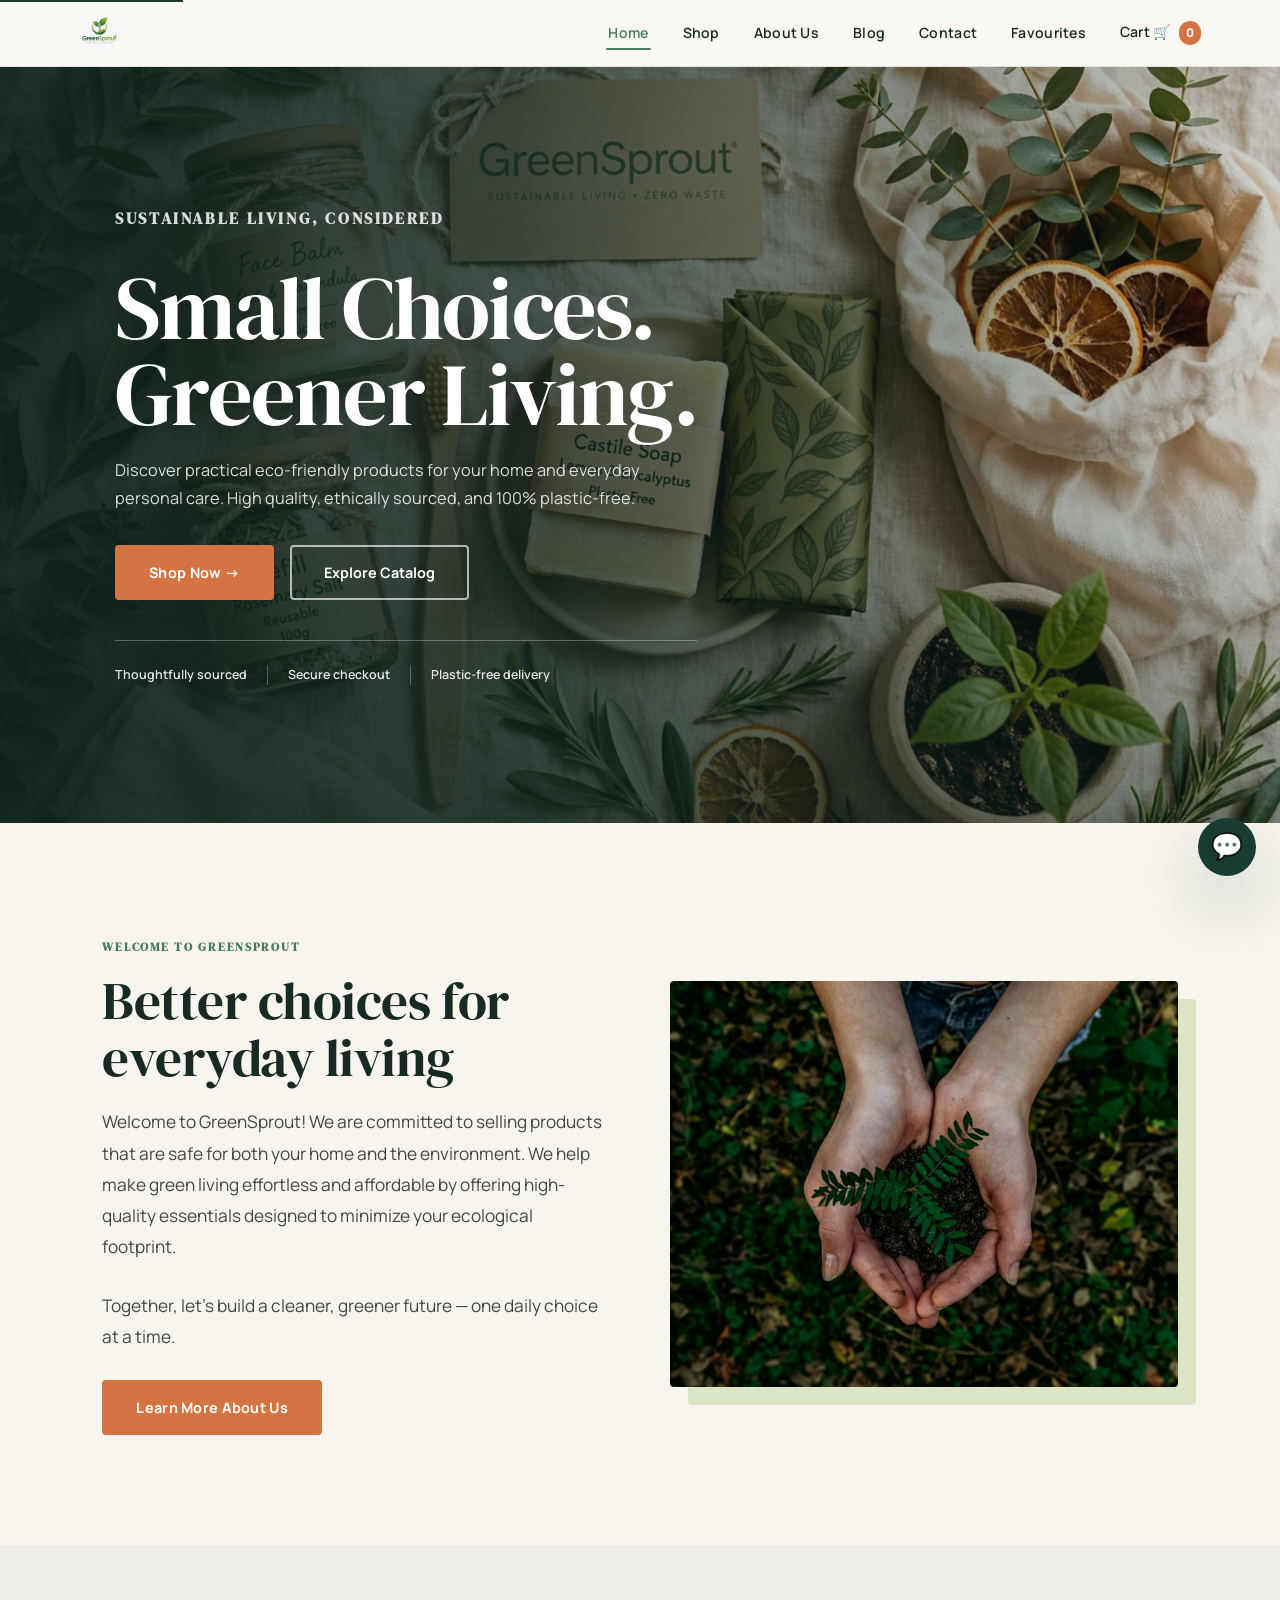
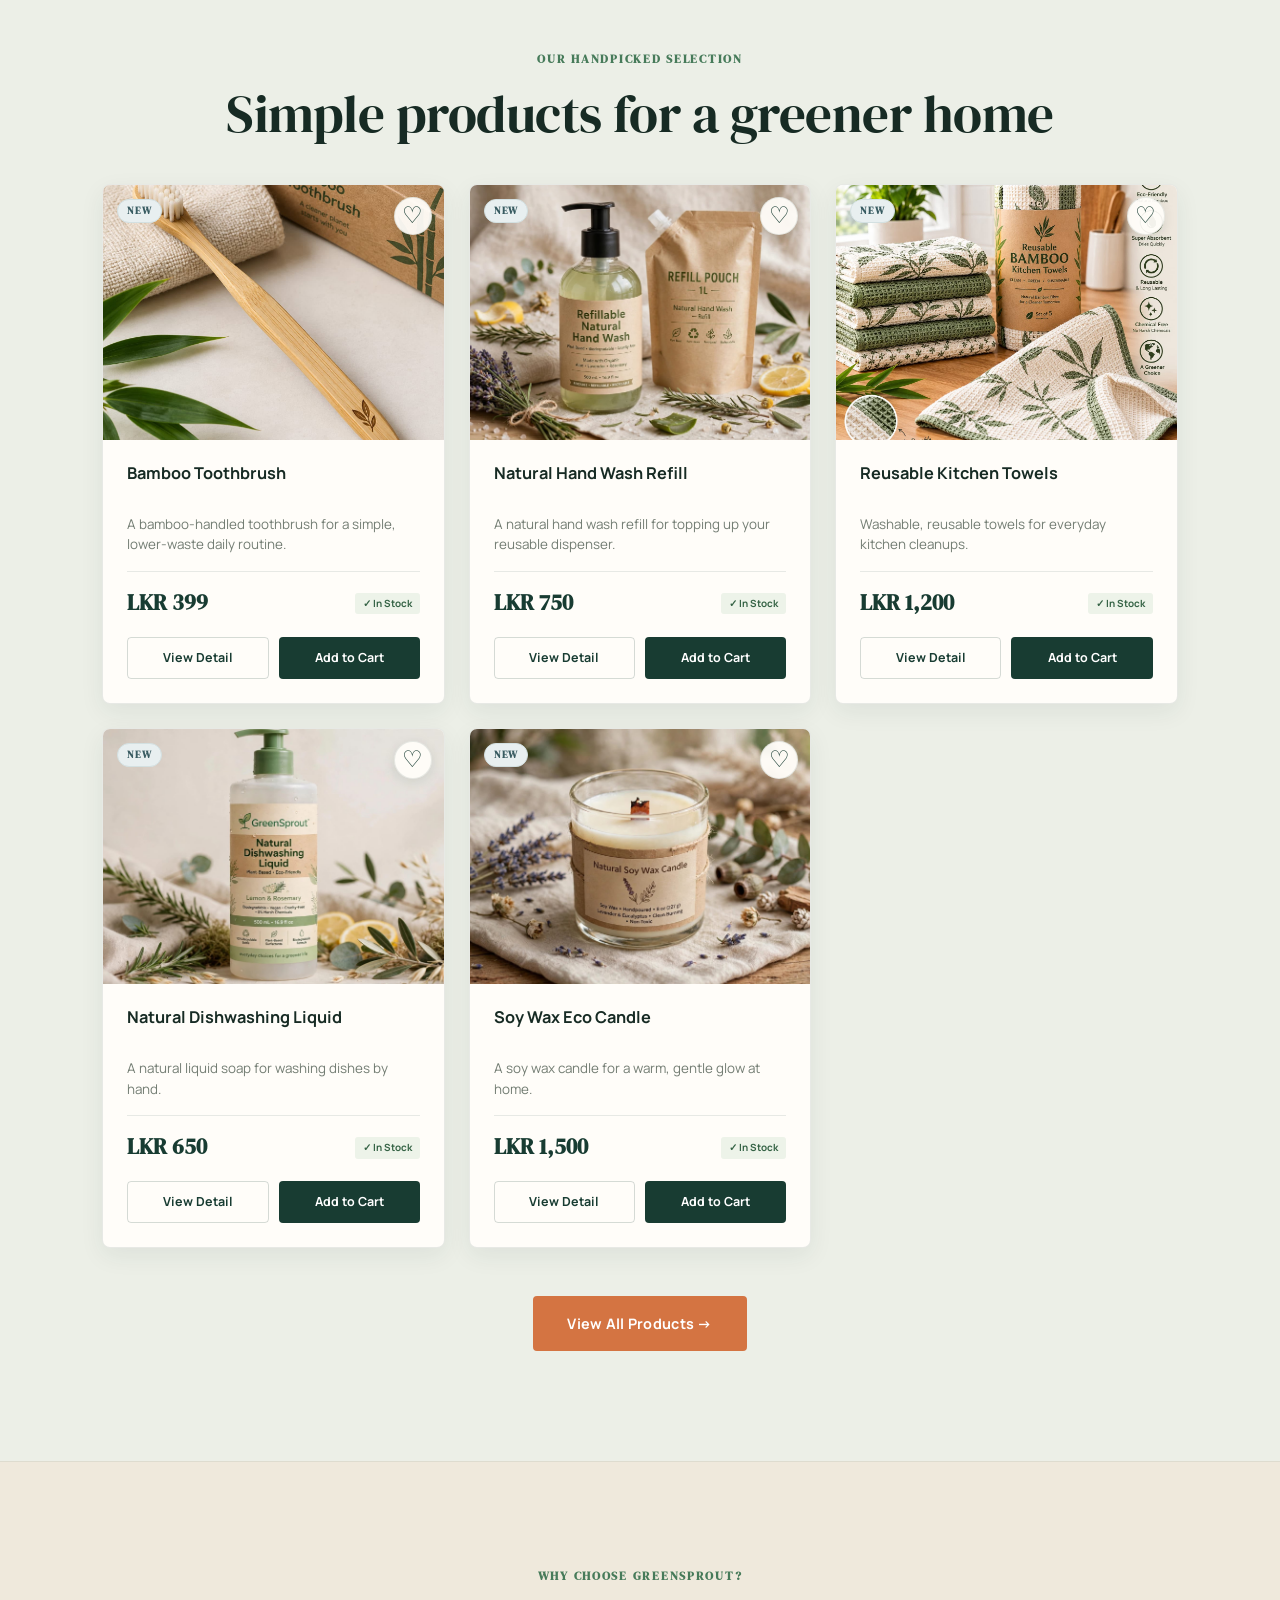
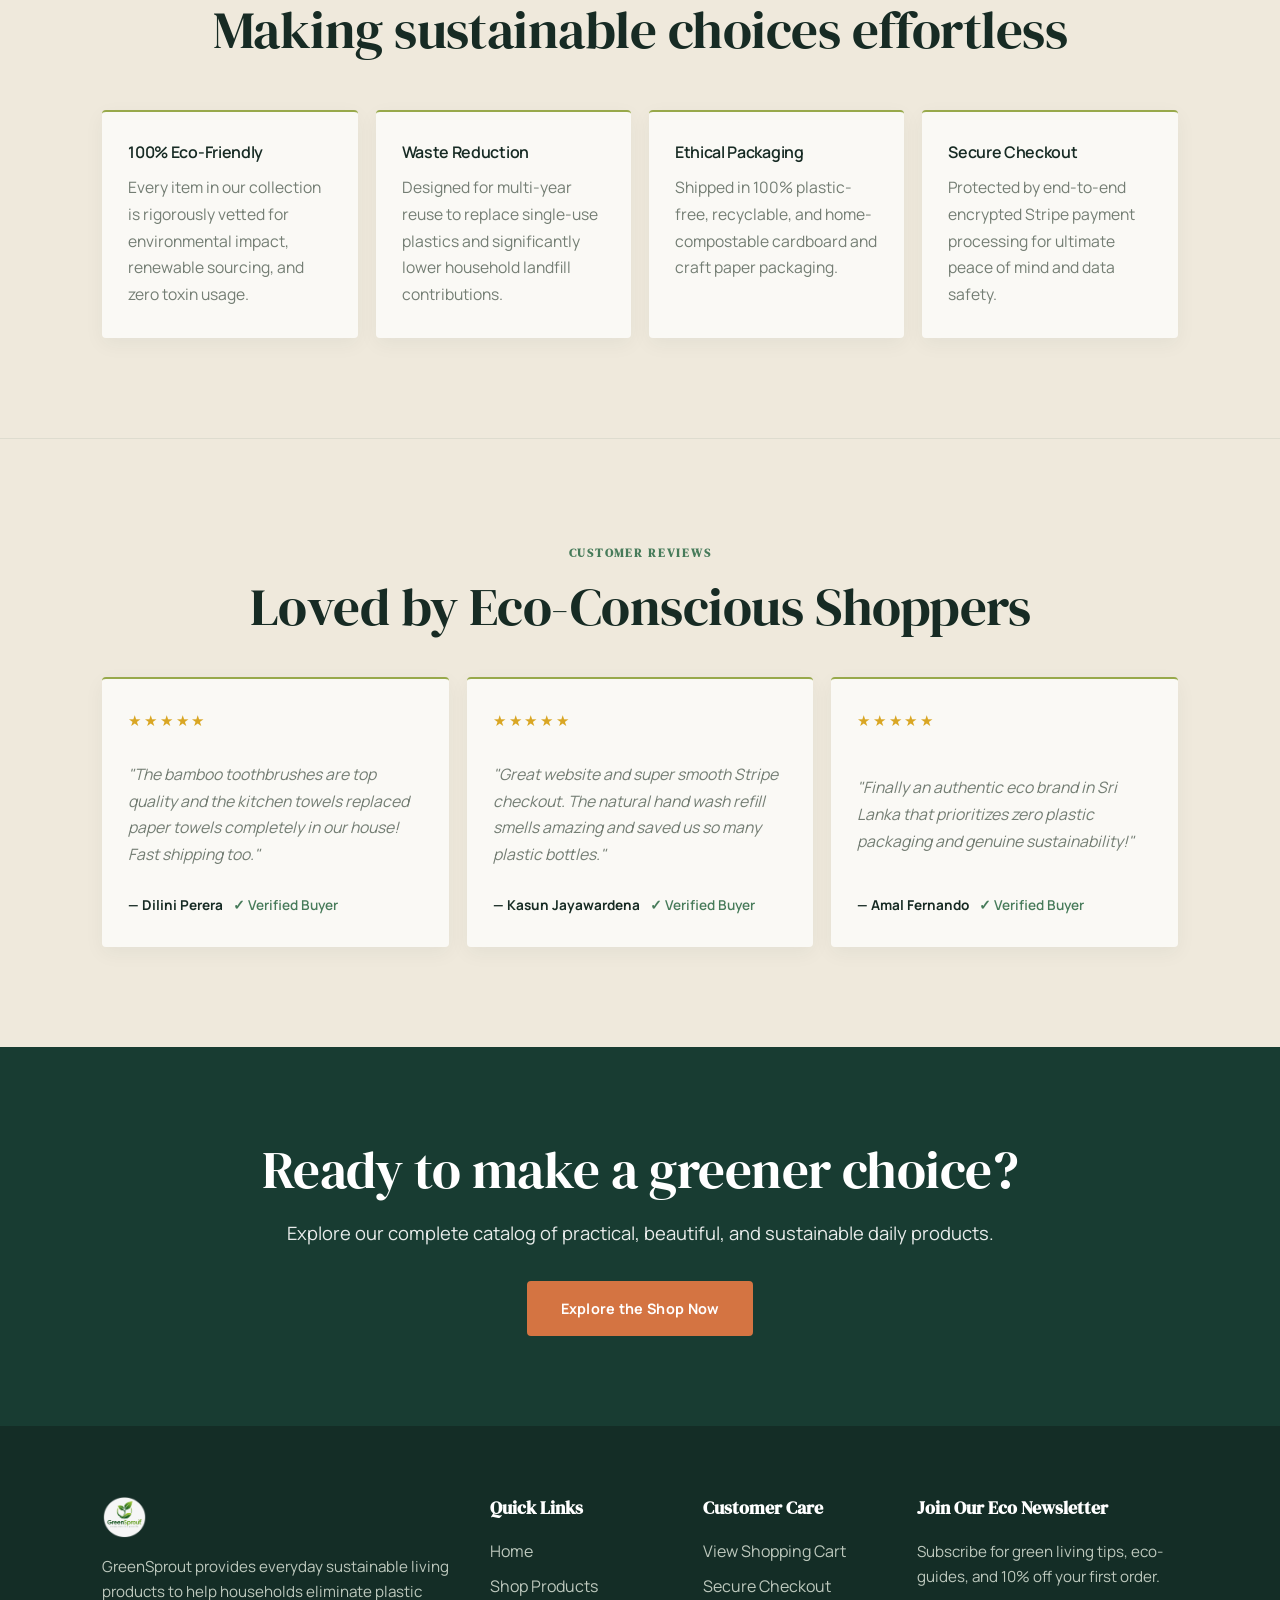
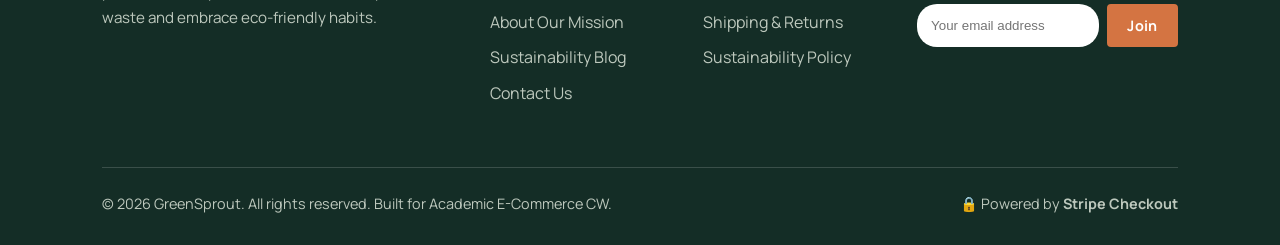
<file: index.html>
<!DOCTYPE html>
<html lang="en">
<head>
    <meta charset="UTF-8">
    <meta name="viewport" content="width=device-width, initial-scale=1.0">
    <title>GreenSprout | Small Choices. Greener Living.</title>
    <meta name="description" content="Discover practical eco-friendly home and personal care products designed for sustainable, zero-waste everyday living at GreenSprout.">
    <meta name="keywords" content="eco-friendly, sustainable products, bamboo toothbrush, natural hand wash refill, reusable kitchen towels, natural dishwashing liquid, soy wax candle, Sri Lanka eco store">
    <link rel="stylesheet" href="css/style.css">
    <link rel="icon" href="images/logo.png" type="image/png">
</head>
<body>

    <!-- Accessibility Skip Link -->
    <a href="#main-content" class="skip-link">Skip to main content</a>

    <!-- HEADER & NAVIGATION -->
    <header class="navbar">
        <div class="logo-area">
            <a href="index.html" aria-label="GreenSprout Home Page">
                <img src="images/logo.png" alt="GreenSprout Logo" width="180" height="42">
            </a>
        </div>

        <button class="mobile-menu-toggle" aria-label="Toggle Navigation Menu" aria-expanded="false">
            ☰
        </button>

        <nav id="primary-nav">
            <a href="index.html" class="active">Home</a>
            <a href="shop.html">Shop</a>
            <a href="about.html">About Us</a>
            <a href="blog.html">Blog</a>
            <a href="contact.html">Contact</a>
            <a href="cart.html" class="cart-link">
                Cart 🛒
                <span class="cart-count" id="cartBadgeCount">0</span>
            </a>
        </nav>
    </header>

    <main id="main-content">
        <!-- HERO SECTION -->
        <section class="hero">
            <div class="hero-content">
                <p class="hero-small-title">SUSTAINABLE LIVING, CONSIDERED</p>
                <h1>Small Choices.<br>Greener Living.</h1>
                <p>Discover practical eco-friendly products for your home and everyday personal care. High quality, ethically sourced, and 100% plastic-free.</p>
                
                <div class="hero-cta-group">
                    <a href="shop.html" class="hero-button">Shop Now →</a>
                    <a href="#featured-section" class="hero-button-secondary">Explore Catalog</a>
                </div>

                <div class="hero-trust-bar">
                    <div class="trust-item">Thoughtfully sourced</div>
                    <div class="trust-item">
                        Secure checkout
                    </div>
                    <div class="trust-item">
                        Plastic-free delivery
                    </div>
                </div>
            </div>

            <div class="hero-image-wrap">
                <img src="images/mainbgimage.jpeg" alt="Sustainable eco-friendly GreenSprout lifestyle banner">
            </div>
        </section>

        <!-- BRAND INTRODUCTION -->
        <section class="home-introduction">
            <div class="intro-text">
                <span class="section-label">WELCOME TO GREENSPROUT</span>
                <h2>Better choices for everyday living</h2>
                <p>Welcome to GreenSprout! We are committed to selling products that are safe for both your home and the environment. We help make green living effortless and affordable by offering high-quality essentials designed to minimize your ecological footprint.</p>
                <p>Together, let's build a cleaner, greener future — one daily choice at a time.</p>
                <a href="about.html" class="green-button">Learn More About Us</a>
            </div>

            <div class="intro-image">
                <img src="images/hero-banner.jpg" alt="Sustainable eco-friendly GreenSprout lifestyle banner">
            </div>
        </section>

        <!-- FEATURED PRODUCTS -->
        <section class="featured-products" id="featured-section">
            <span class="section-label">OUR HANDPICKED SELECTION</span>
            <h2>Simple products for a greener home</h2>

            <div class="home-product-grid" id="homeFeaturedGrid">
                <div class="product-card">
                    <span class="product-card-badge badge-new">NEW</span>
                    <button class="wishlist-btn" onclick="toggleWishlist(1)" aria-label="Add to wishlist" data-id="1"></button>
                    <a href="product.html?id=1" class="product-image-link"><img src="images/products/bamboo-toothbrush.jpeg" alt="Bamboo Toothbrush" class="product-card-image"></a>
                    <div class="product-card-content">
                        <h3>Bamboo Toothbrush</h3>
                        <p>A bamboo-handled toothbrush for a simple, lower-waste daily routine.</p>
                        <div class="product-price-row">
                            <span>LKR 399</span>
                            <span class="stock-indicator in-stock">✓ In Stock</span>
                        </div>
                        <div class="product-buttons">
                            <a href="product.html?id=1" class="view-product-button">View Detail</a>
                            <button class="add-cart-button" onclick="addToCart(1)">Add to Cart</button>
                        </div>
                    </div>
                </div>

                <div class="product-card">
                    <span class="product-card-badge badge-new">NEW</span>
                    <button class="wishlist-btn" onclick="toggleWishlist(2)" aria-label="Add to wishlist" data-id="2"></button>
                    <a href="product.html?id=2" class="product-image-link"><img src="images/products/hand-wash-refill.jpeg" alt="Natural Hand Wash Refill" class="product-card-image"></a>
                    <div class="product-card-content">
                        <h3>Natural Hand Wash Refill</h3>
                        <p>A natural hand wash refill for topping up your reusable dispenser.</p>
                        <div class="product-price-row">
                            <span>LKR 750</span>
                            <span class="stock-indicator in-stock">✓ In Stock</span>
                        </div>
                        <div class="product-buttons">
                            <a href="product.html?id=2" class="view-product-button">View Detail</a>
                            <button class="add-cart-button" onclick="addToCart(2)">Add to Cart</button>
                        </div>
                    </div>
                </div>

                <div class="product-card">
                    <span class="product-card-badge badge-new">NEW</span>
                    <button class="wishlist-btn" onclick="toggleWishlist(3)" aria-label="Add to wishlist" data-id="3"></button>
                    <a href="product.html?id=3" class="product-image-link"><img src="images/products/kitchen-towels.jpeg" alt="Reusable Kitchen Towels" class="product-card-image"></a>
                    <div class="product-card-content">
                        <h3>Reusable Kitchen Towels</h3>
                        <p>Washable, reusable towels for everyday kitchen cleanups.</p>
                        <div class="product-price-row">
                            <span>LKR 1,200</span>
                            <span class="stock-indicator in-stock">✓ In Stock</span>
                        </div>
                        <div class="product-buttons">
                            <a href="product.html?id=3" class="view-product-button">View Detail</a>
                            <button class="add-cart-button" onclick="addToCart(3)">Add to Cart</button>
                        </div>
                    </div>
                </div>

                <div class="product-card">
                    <span class="product-card-badge badge-new">NEW</span>
                    <button class="wishlist-btn" onclick="toggleWishlist(4)" aria-label="Add to wishlist" data-id="4"></button>
                    <a href="product.html?id=4" class="product-image-link"><img src="images/products/dishwashing-liquid.jpeg" alt="Natural Dishwashing Liquid" class="product-card-image"></a>
                    <div class="product-card-content">
                        <h3>Natural Dishwashing Liquid</h3>
                        <p>A natural liquid soap for washing dishes by hand.</p>
                        <div class="product-price-row">
                            <span>LKR 650</span>
                            <span class="stock-indicator in-stock">✓ In Stock</span>
                        </div>
                        <div class="product-buttons">
                            <a href="product.html?id=4" class="view-product-button">View Detail</a>
                            <button class="add-cart-button" onclick="addToCart(4)">Add to Cart</button>
                        </div>
                    </div>
                </div>

                <div class="product-card">
                    <span class="product-card-badge badge-new">NEW</span>
                    <button class="wishlist-btn" onclick="toggleWishlist(5)" aria-label="Add to wishlist" data-id="5"></button>
                    <a href="product.html?id=5" class="product-image-link"><img src="images/products/soy-wax-candle.jpeg" alt="Soy Wax Eco Candle" class="product-card-image"></a>
                    <div class="product-card-content">
                        <h3>Soy Wax Eco Candle</h3>
                        <p>A soy wax candle for a warm, gentle glow at home.</p>
                        <div class="product-price-row">
                            <span>LKR 1,500</span>
                            <span class="stock-indicator in-stock">✓ In Stock</span>
                        </div>
                        <div class="product-buttons">
                            <a href="product.html?id=5" class="view-product-button">View Detail</a>
                            <button class="add-cart-button" onclick="addToCart(5)">Add to Cart</button>
                        </div>
                    </div>
                </div>
            </div>

            <a href="shop.html" class="green-button">View All Products →</a>
        </section>

        <!-- WHY GREENSPROUT SECTION -->
        <section class="why-section">
            <span class="section-label">WHY CHOOSE GREENSPROUT?</span>
            <h2>Making sustainable choices effortless</h2>

            <div class="why-grid">
                <article class="why-card">
                    <h3>100% Eco-Friendly</h3>
                    <p>Every item in our collection is rigorously vetted for environmental impact, renewable sourcing, and zero toxin usage.</p>
                </article>

                <article class="why-card">
                    <h3>Waste Reduction</h3>
                    <p>Designed for multi-year reuse to replace single-use plastics and significantly lower household landfill contributions.</p>
                </article>

                <article class="why-card">
                    <h3>Ethical Packaging</h3>
                    <p>Shipped in 100% plastic-free, recyclable, and home-compostable cardboard and craft paper packaging.</p>
                </article>

                <article class="why-card">
                    <h3>Secure Checkout</h3>
                    <p>Protected by end-to-end encrypted Stripe payment processing for ultimate peace of mind and data safety.</p>
                </article>
            </div>
        </section>

        <!-- CUSTOMER REVIEWS -->
        <section class="why-section review-section">
            <span class="section-label">CUSTOMER REVIEWS</span>
            <h2>Loved by Eco-Conscious Shoppers</h2>

            <div class="why-grid review-grid">
                <article class="why-card review-card">
                    <div class="product-rating">★★★★★</div>
                    <p class="review-quote">"The bamboo toothbrushes are top quality and the kitchen towels replaced paper towels completely in our house! Fast shipping too."</p>
                    <div class="review-meta"><strong>— Dilini Perera</strong> <span>✓ Verified Buyer</span></div>
                </article>

                <article class="why-card review-card">
                    <div class="product-rating">★★★★★</div>
                    <p class="review-quote">"Great website and super smooth Stripe checkout. The natural hand wash refill smells amazing and saved us so many plastic bottles."</p>
                    <div class="review-meta"><strong>— Kasun Jayawardena</strong> <span>✓ Verified Buyer</span></div>
                </article>

                <article class="why-card review-card">
                    <div class="product-rating">★★★★★</div>
                    <p class="review-quote">"Finally an authentic eco brand in Sri Lanka that prioritizes zero plastic packaging and genuine sustainability!"</p>
                    <div class="review-meta"><strong>— Amal Fernando</strong> <span>✓ Verified Buyer</span></div>
                </article>
            </div>
        </section>

        <!-- CALL TO ACTION -->
        <section class="home-cta">
            <h2>Ready to make a greener choice?</h2>
            <p>Explore our complete catalog of practical, beautiful, and sustainable daily products.</p>
            <a href="shop.html" class="hero-button">Explore the Shop Now</a>
        </section>
    </main>

    <!-- FOOTER -->
    <footer>
        <div class="footer-grid">
            <div class="footer-col">
                <div class="logo-area" style="margin-bottom: 16px;">
                    <img src="images/logo.png" alt="GreenSprout Logo" width="160">
                </div>
                <p>GreenSprout provides everyday sustainable living products to help households eliminate plastic waste and embrace eco-friendly habits.</p>
            </div>

            <div class="footer-col">
                <h4>Quick Links</h4>
                <ul class="footer-links">
                    <li><a href="index.html">Home</a></li>
                    <li><a href="shop.html">Shop Products</a></li>
                    <li><a href="about.html">About Our Mission</a></li>
                    <li><a href="blog.html">Sustainability Blog</a></li>
                    <li><a href="contact.html">Contact Us</a></li>
                </ul>
            </div>

            <div class="footer-col">
                <h4>Customer Care</h4>
                <ul class="footer-links">
                    <li><a href="cart.html">View Shopping Cart</a></li>
                    <li><a href="checkout.html">Secure Checkout</a></li>
                    <li><a href="contact.html">Shipping & Returns</a></li>
                    <li><a href="about.html">Sustainability Policy</a></li>
                </ul>
            </div>

            <div class="footer-col">
                <h4>Join Our Eco Newsletter</h4>
                <p style="margin-bottom: 14px;">Subscribe for green living tips, eco-guides, and 10% off your first order.</p>
                <form class="newsletter-form" style="display: flex; gap: 8px;">
                    <input type="email" placeholder="Your email address" required style="padding: 10px 14px; border-radius: 20px; border: none; width: 100%;">
                    <button type="submit" class="green-button" style="padding: 10px 18px; font-size: 0.9rem; flex-shrink: 0;">Join</button>
                </form>
            </div>
        </div>

        <div class="footer-bottom">
            <p>© 2026 GreenSprout. All rights reserved. Built for Academic E-Commerce CW.</p>
            <div>🔒 Powered by <strong>Stripe Checkout</strong></div>
        </div>
    </footer>

    <button id="backToTopBtn" class="wishlist-btn" style="position: fixed; bottom: 30px; left: 30px; display: none;" aria-label="Back to top">↑</button>

    <script src="js/products.js"></script>
    <script src="js/cart.js"></script>
    <script src="js/main.js"></script>
</body>
</html>
</file>
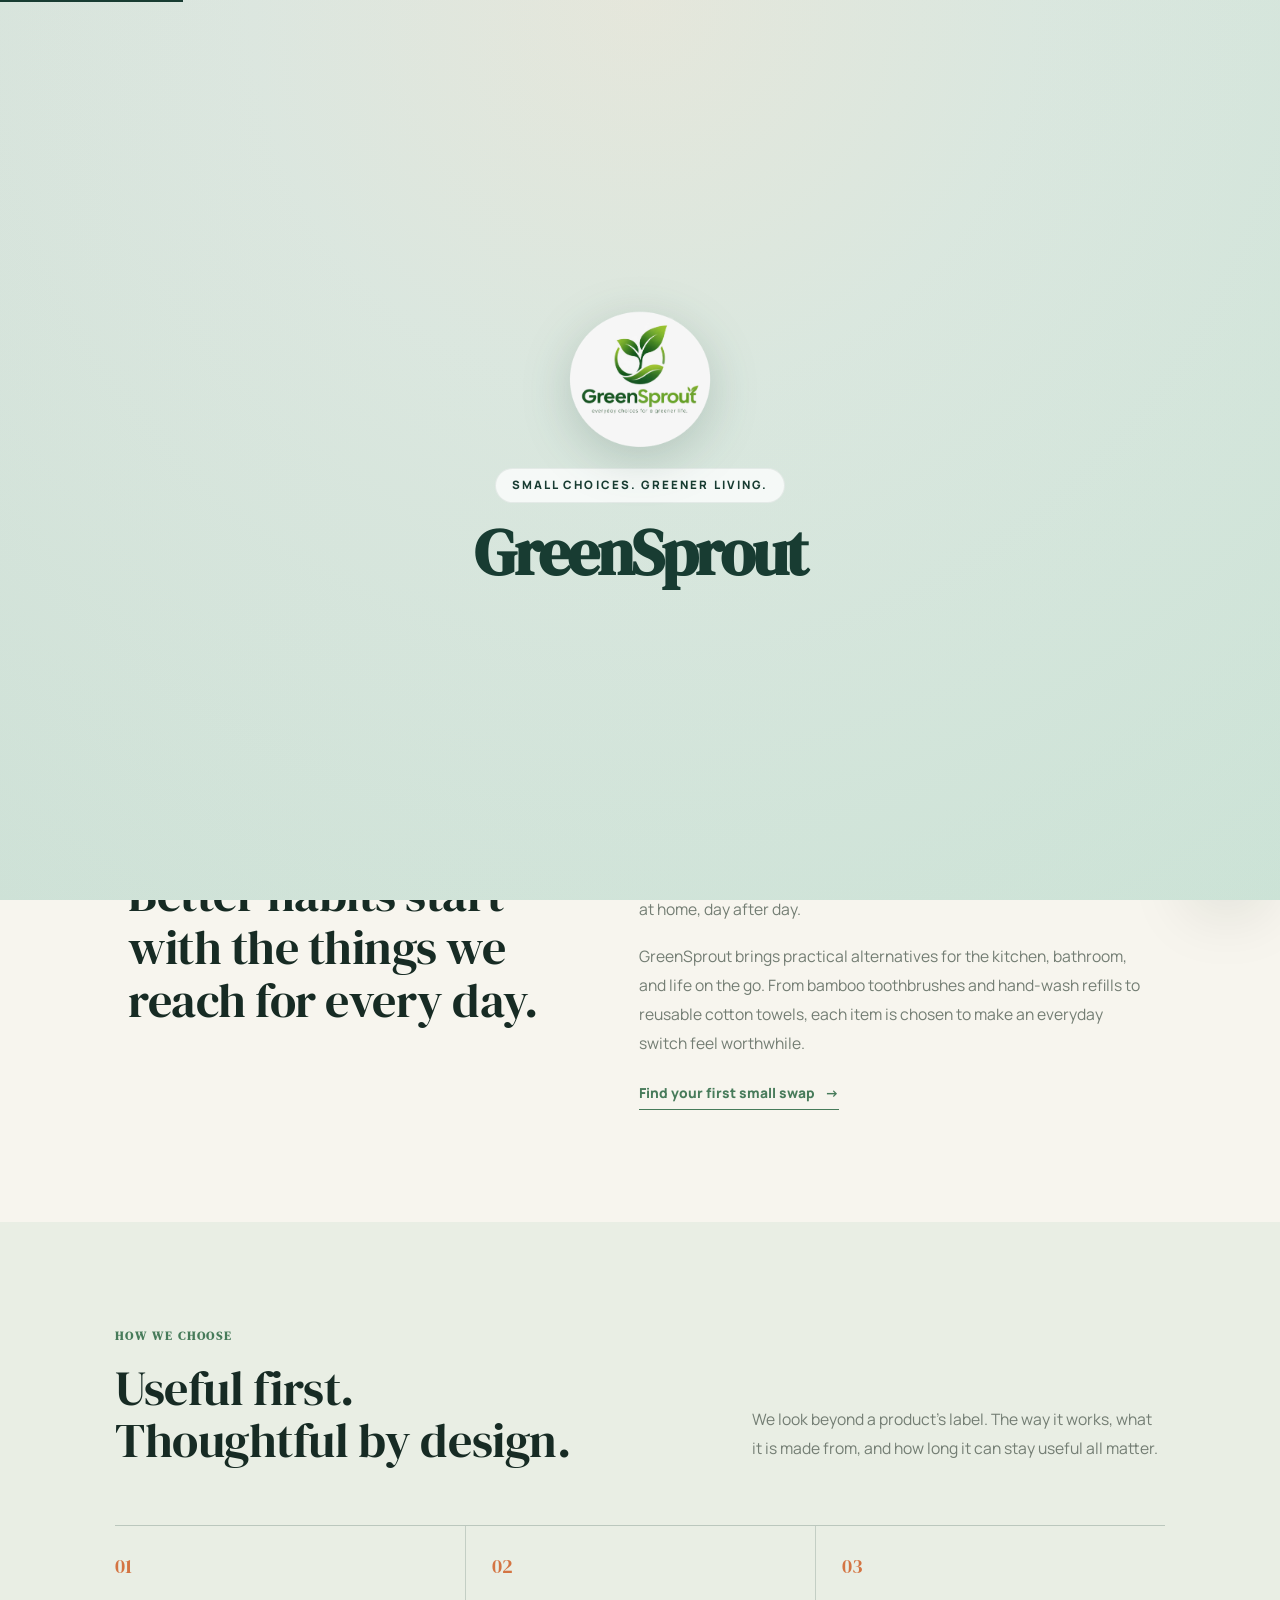
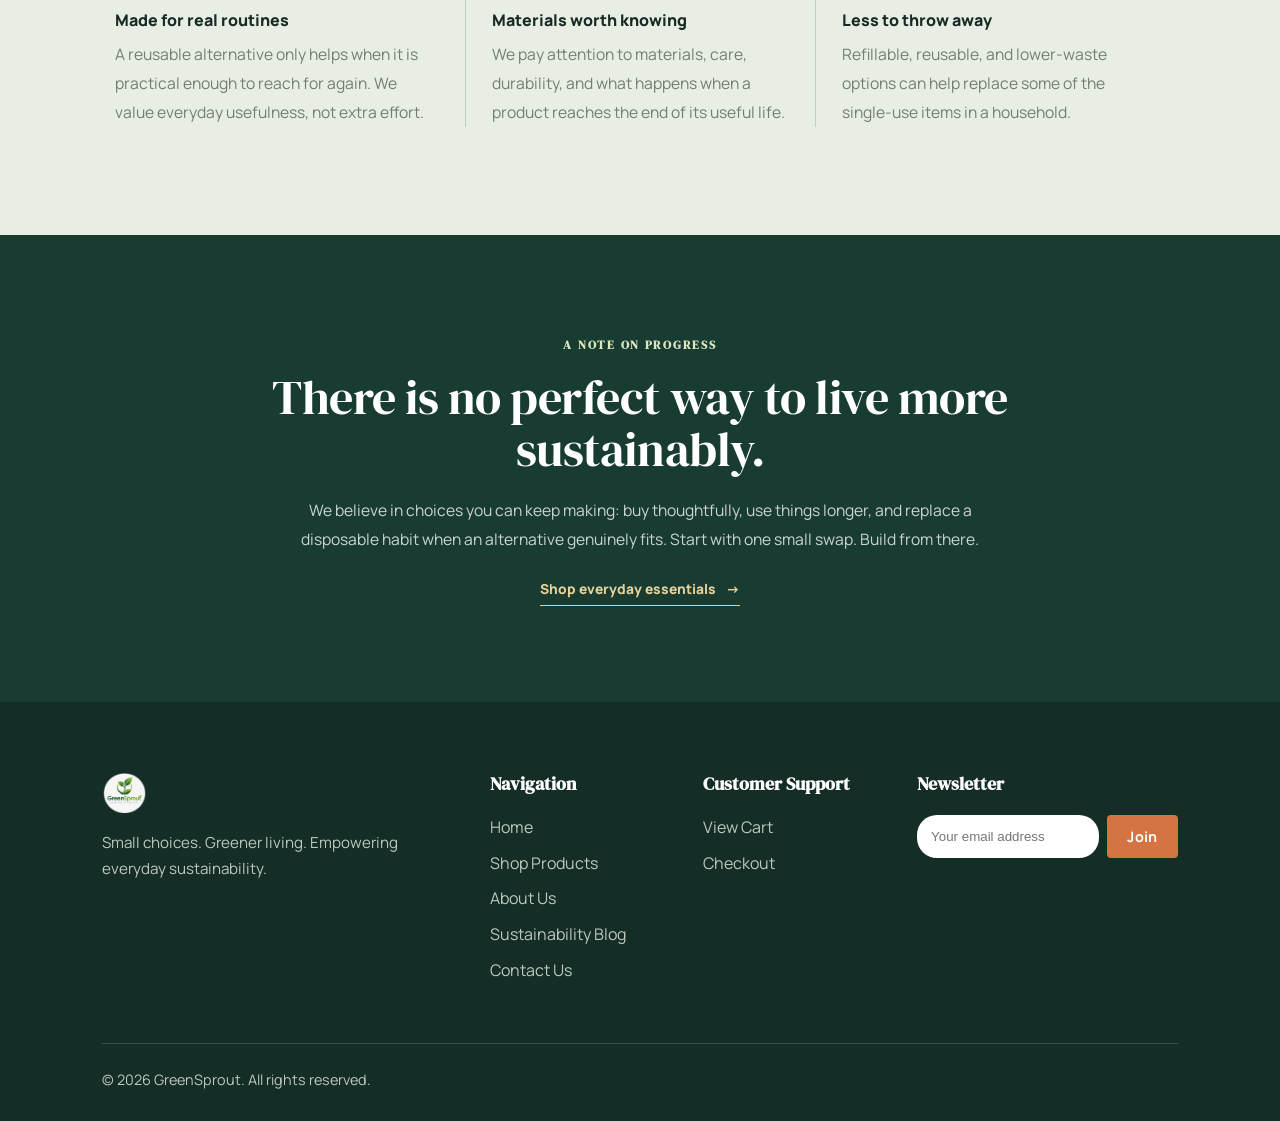
<file: About.html>
<!DOCTYPE html>
<html lang="en">
<head>
    <meta charset="UTF-8">
    <meta name="viewport" content="width=device-width, initial-scale=1.0">
    <title>About Us & Sustainability Mission | GreenSprout</title>
    <meta name="description" content="Learn about GreenSprout's commitment to plastic-free, eco-friendly, and sustainable home care products for conscious daily living.">
    <link rel="stylesheet" href="css/style.css">
    <link rel="icon" href="images/logo.png" type="image/png">
</head>
<body>
    <a href="#main-content" class="skip-link">Skip to main content</a>

    <header class="navbar">
        <div class="logo-area">
            <a href="index.html">
                <img src="images/logo.png" alt="GreenSprout Logo" width="180" height="42">
            </a>
        </div>

        <button class="mobile-menu-toggle" aria-label="Toggle Navigation Menu" aria-expanded="false">
            ☰
        </button>

        <nav>
            <a href="index.html">Home</a>
            <a href="shop.html">Shop</a>
            <a href="about.html" class="active">About Us</a>
            <a href="blog.html">Blog</a>
            <a href="contact.html">Contact</a>
            <a href="cart.html">
                Cart 🛒
                <span class="cart-count">0</span>
            </a>
        </nav>
    </header>

    <main id="main-content">
        <section class="about-hero" aria-labelledby="about-title">
            <img class="about-hero-image" src="images/mainbgimage.jpeg" alt="Everyday sustainable home and personal care essentials">
            <div class="about-hero-content">
                <span class="about-eyebrow">A MORE THOUGHTFUL EVERYDAY</span>
                <h1 id="about-title">Small changes.<br>Lasting habits.</h1>
                <p>Useful, considered essentials that make a lighter way of living feel within reach.</p>
                <a href="shop.html" class="hero-button">Explore the collection <span aria-hidden="true">&rarr;</span></a>
            </div>
            <span class="about-hero-caption">Green living, at your own pace.</span>
        </section>

        <section class="about-story">
            <div class="about-story-heading">
                <span class="section-label">WHY GREENSPROUT</span>
                <h2>Better habits start with the things we reach for every day.</h2>
            </div>
            <div class="about-story-copy">
                <p>Choosing a more sustainable routine should not require a whole new lifestyle. Often, lasting change begins with the ordinary things we use at home, day after day.</p>
                <p>GreenSprout brings practical alternatives for the kitchen, bathroom, and life on the go. From bamboo toothbrushes and hand-wash refills to reusable cotton towels, each item is chosen to make an everyday switch feel worthwhile.</p>
                <a href="shop.html" class="about-text-link">Find your first small swap <span aria-hidden="true">&rarr;</span></a>
            </div>
        </section>

        <section class="about-principles">
            <div class="about-principles-heading">
                <div>
                    <span class="section-label">HOW WE CHOOSE</span>
                    <h2>Useful first.<br>Thoughtful by design.</h2>
                </div>
                <p>We look beyond a product's label. The way it works, what it is made from, and how long it can stay useful all matter.</p>
            </div>

            <div class="about-principles-list">
                <article class="about-principle">
                    <span class="about-principle-number">01</span>
                    <h3>Made for real routines</h3>
                    <p>A reusable alternative only helps when it is practical enough to reach for again. We value everyday usefulness, not extra effort.</p>
                </article>
                <article class="about-principle">
                    <span class="about-principle-number">02</span>
                    <h3>Materials worth knowing</h3>
                    <p>We pay attention to materials, care, durability, and what happens when a product reaches the end of its useful life.</p>
                </article>
                <article class="about-principle">
                    <span class="about-principle-number">03</span>
                    <h3>Less to throw away</h3>
                    <p>Refillable, reusable, and lower-waste options can help replace some of the single-use items in a household.</p>
                </article>
            </div>
        </section>

        <section class="about-commitment">
            <span class="section-label">A NOTE ON PROGRESS</span>
            <h2>There is no perfect way to live more sustainably.</h2>
            <p>We believe in choices you can keep making: buy thoughtfully, use things longer, and replace a disposable habit when an alternative genuinely fits. Start with one small swap. Build from there.</p>
            <a href="shop.html" class="about-commitment-link">Shop everyday essentials <span aria-hidden="true">&rarr;</span></a>
        </section>
    </main>

    <footer>
        <div class="footer-grid">
            <div class="footer-col">
                <div class="logo-area" style="margin-bottom: 16px;">
                    <img src="images/logo.png" alt="GreenSprout Logo" width="160">
                </div>
                <p>Small choices. Greener living. Empowering everyday sustainability.</p>
            </div>

            <div class="footer-col">
                <h4>Navigation</h4>
                <ul class="footer-links">
                    <li><a href="index.html">Home</a></li>
                    <li><a href="shop.html">Shop Products</a></li>
                    <li><a href="about.html">About Us</a></li>
                    <li><a href="blog.html">Sustainability Blog</a></li>
                    <li><a href="contact.html">Contact Us</a></li>
                </ul>
            </div>

            <div class="footer-col">
                <h4>Customer Support</h4>
                <ul class="footer-links">
                    <li><a href="cart.html">View Cart</a></li>
                    <li><a href="checkout.html">Checkout</a></li>
                </ul>
            </div>

            <div class="footer-col">
                <h4>Newsletter</h4>
                <form class="newsletter-form" style="display: flex; gap: 8px;">
                    <input type="email" placeholder="Your email address" required style="padding: 10px 14px; border-radius: 20px; border: none; width: 100%;">
                    <button type="submit" class="green-button" style="padding: 10px 18px;">Join</button>
                </form>
            </div>
        </div>

        <div class="footer-bottom">
            <p>© 2026 GreenSprout. All rights reserved.</p>
        </div>
    </footer>

    <script src="js/products.js"></script>
    <script src="js/cart.js"></script>
    <script src="js/main.js"></script>
</body>
</html>
</file>
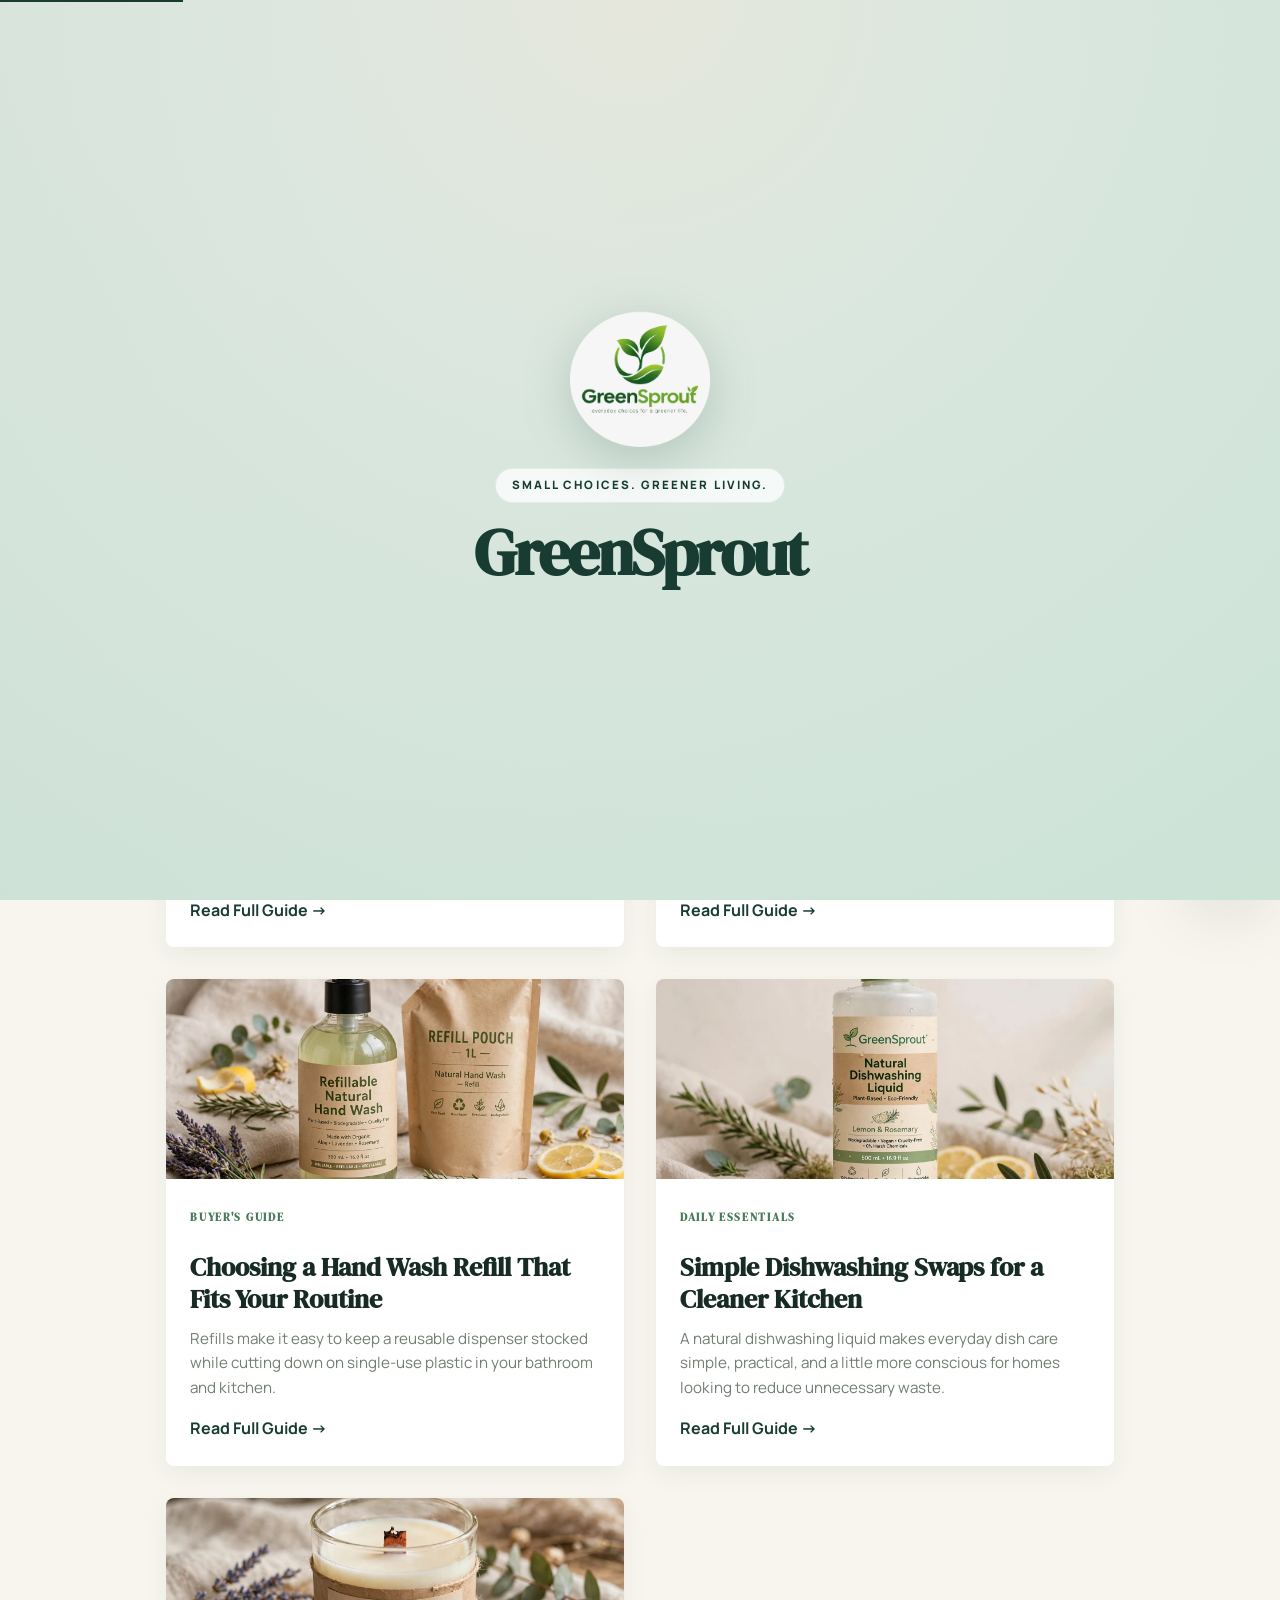
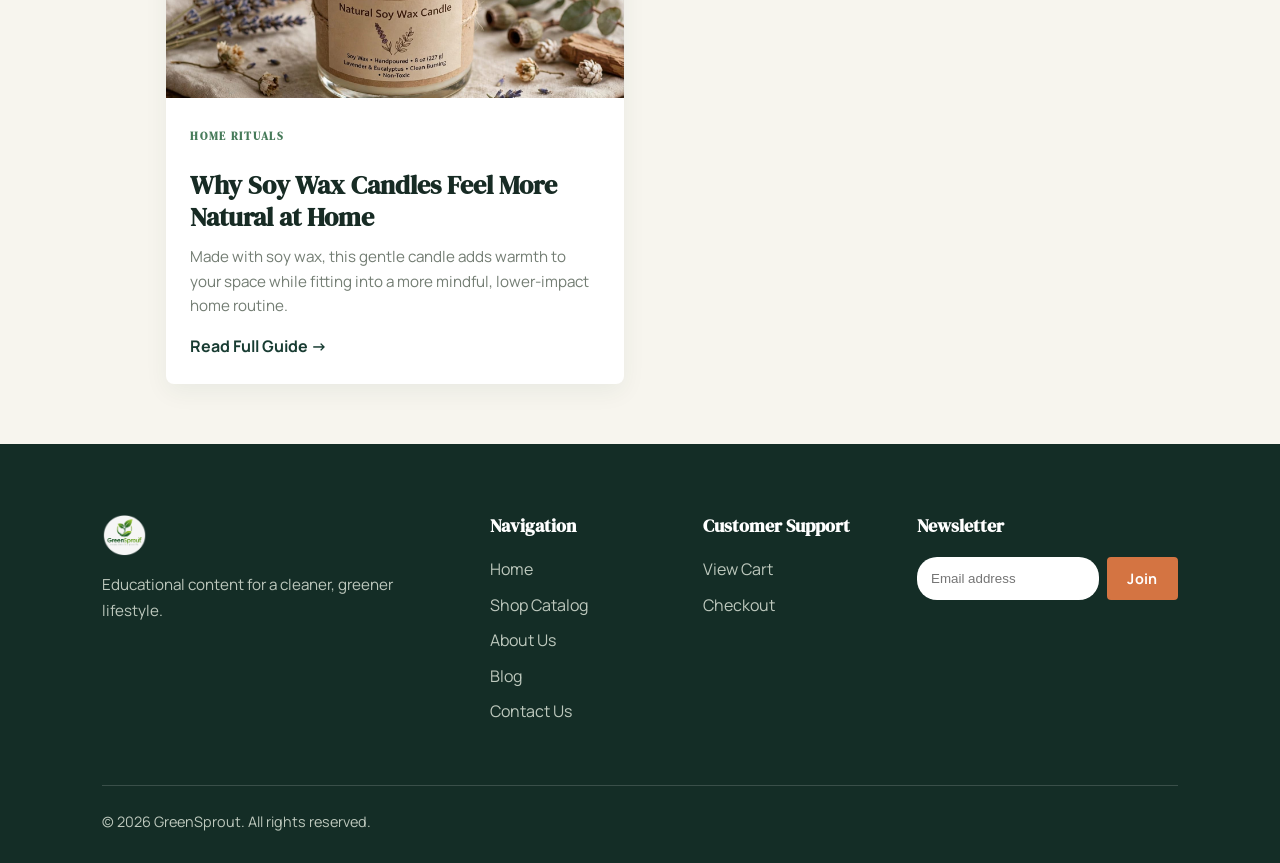
<file: blog.html>
<!DOCTYPE html>
<html lang="en">
<head>
    <meta charset="UTF-8">
    <meta name="viewport" content="width=device-width, initial-scale=1.0">
    <title>Eco Blog & Sustainability Guides | GreenSprout</title>
    <meta name="description" content="Read GreenSprout's educational sustainability guides, zero-waste tips, and eco-friendly shopping advice.">
    <link rel="stylesheet" href="css/style.css">
    <link rel="icon" href="images/logo.png" type="image/png">
</head>
<body>
    <a href="#main-content" class="skip-link">Skip to main content</a>

    <!-- HEADER -->
    <header class="navbar">
        <div class="logo-area">
            <a href="index.html">
                <img src="images/logo.png" alt="GreenSprout Logo" width="180" height="42">
            </a>
        </div>

        <button class="mobile-menu-toggle" aria-label="Toggle Navigation Menu" aria-expanded="false">
            ☰
        </button>

        <nav>
            <a href="index.html">Home</a>
            <a href="shop.html">Shop</a>
            <a href="about.html">About Us</a>
            <a href="blog.html" class="active">Blog</a>
            <a href="contact.html">Contact</a>
            <a href="cart.html">
                Cart 🛒
                <span class="cart-count">0</span>
            </a>
        </nav>
    </header>

    <main id="main-content">
        <!-- PAGE HEADER -->
        <section class="simple-page-header">
            <span class="section-label">SUSTAINABILITY JOURNAL</span>
            <h1>Green Living & Educational Guides</h1>
            <p>Practical tips, educational articles, and eco insights to help you reduce plastic waste every day.</p>
        </section>

        <!-- BLOG GRID -->
        <section class="blog-grid container">
            <article class="blog-card">
                <img src="images/products/bamboo-toothbrush.jpeg" alt="Bamboo toothbrush with natural bamboo handle">
                <div class="blog-card-body">
                    <span class="section-label" style="font-size: 0.7rem;">MATERIALS GUIDE</span>
                    <h3 style="margin: 8px 0 12px;"><a href="#">Why Bamboo Toothbrushes Are a Smarter Daily Swap</a></h3>
                    <p style="color: var(--text-muted); font-size: 0.95rem; margin-bottom: 16px;">
                        A bamboo handle offers a lower-waste alternative to plastic, making it a simple switch for your everyday routine without compromising convenience.
                    </p>
                    <a href="#" class="btn-link" style="color: var(--primary); font-weight: bold;">Read Full Guide →</a>
                </div>
            </article>

            <article class="blog-card">
                <img src="images/products/kitchen-towels.jpeg" alt="Reusable kitchen towels for daily cleaning">
                <div class="blog-card-body">
                    <span class="section-label" style="font-size: 0.7rem;">ZERO WASTE TIPS</span>
                    <h3 style="margin: 8px 0 12px;"><a href="#">Reusable Kitchen Towels for a Lower-Waste Home</a></h3>
                    <p style="color: var(--text-muted); font-size: 0.95rem; margin-bottom: 16px;">
                        Washable and reusable, these towels help reduce paper towel waste while making everyday spills, counters, and dishes easier to manage.
                    </p>
                    <a href="#" class="btn-link" style="color: var(--primary); font-weight: bold;">Read Full Guide →</a>
                </div>
            </article>

            <article class="blog-card">
                <img src="images/products/hand-wash-refill.jpeg" alt="Natural hand wash refill in a reusable dispenser">
                <div class="blog-card-body">
                    <span class="section-label" style="font-size: 0.7rem;">BUYER'S GUIDE</span>
                    <h3 style="margin: 8px 0 12px;"><a href="#">Choosing a Hand Wash Refill That Fits Your Routine</a></h3>
                    <p style="color: var(--text-muted); font-size: 0.95rem; margin-bottom: 16px;">
                        Refills make it easy to keep a reusable dispenser stocked while cutting down on single-use plastic in your bathroom and kitchen.
                    </p>
                    <a href="#" class="btn-link" style="color: var(--primary); font-weight: bold;">Read Full Guide →</a>
                </div>
            </article>

            <article class="blog-card">
                <img src="images/products/dishwashing-liquid.jpeg" alt="Natural dishwashing liquid for everyday cleaning">
                <div class="blog-card-body">
                    <span class="section-label" style="font-size: 0.7rem;">DAILY ESSENTIALS</span>
                    <h3 style="margin: 8px 0 12px;"><a href="#">Simple Dishwashing Swaps for a Cleaner Kitchen</a></h3>
                    <p style="color: var(--text-muted); font-size: 0.95rem; margin-bottom: 16px;">
                        A natural dishwashing liquid makes everyday dish care simple, practical, and a little more conscious for homes looking to reduce unnecessary waste.
                    </p>
                    <a href="#" class="btn-link" style="color: var(--primary); font-weight: bold;">Read Full Guide →</a>
                </div>
            </article>

            <article class="blog-card">
                <img src="images/products/soy-wax-candle.jpeg" alt="Soy wax eco candle for a warm home atmosphere">
                <div class="blog-card-body">
                    <span class="section-label" style="font-size: 0.7rem;">HOME RITUALS</span>
                    <h3 style="margin: 8px 0 12px;"><a href="#">Why Soy Wax Candles Feel More Natural at Home</a></h3>
                    <p style="color: var(--text-muted); font-size: 0.95rem; margin-bottom: 16px;">
                        Made with soy wax, this gentle candle adds warmth to your space while fitting into a more mindful, lower-impact home routine.
                    </p>
                    <a href="#" class="btn-link" style="color: var(--primary); font-weight: bold;">Read Full Guide →</a>
                </div>
            </article>
        </section>
    </main>

    <!-- FOOTER -->
    <footer>
        <div class="footer-grid">
            <div class="footer-col">
                <div class="logo-area" style="margin-bottom: 16px;">
                    <img src="images/logo.png" alt="GreenSprout Logo" width="160">
                </div>
                <p>Educational content for a cleaner, greener lifestyle.</p>
            </div>

            <div class="footer-col">
                <h4>Navigation</h4>
                <ul class="footer-links">
                    <li><a href="index.html">Home</a></li>
                    <li><a href="shop.html">Shop Catalog</a></li>
                    <li><a href="about.html">About Us</a></li>
                    <li><a href="blog.html">Blog</a></li>
                    <li><a href="contact.html">Contact Us</a></li>
                </ul>
            </div>

            <div class="footer-col">
                <h4>Customer Support</h4>
                <ul class="footer-links">
                    <li><a href="cart.html">View Cart</a></li>
                    <li><a href="checkout.html">Checkout</a></li>
                </ul>
            </div>

            <div class="footer-col">
                <h4>Newsletter</h4>
                <form class="newsletter-form" style="display: flex; gap: 8px;">
                    <input type="email" placeholder="Email address" required style="padding: 10px 14px; border-radius: 20px; border: none; width: 100%;">
                    <button type="submit" class="green-button" style="padding: 10px 18px;">Join</button>
                </form>
            </div>
        </div>

        <div class="footer-bottom">
            <p>© 2026 GreenSprout. All rights reserved.</p>
        </div>
    </footer>

    <script src="js/products.js"></script>
    <script src="js/cart.js"></script>
    <script src="js/main.js"></script>
</body>
</html>
</file>
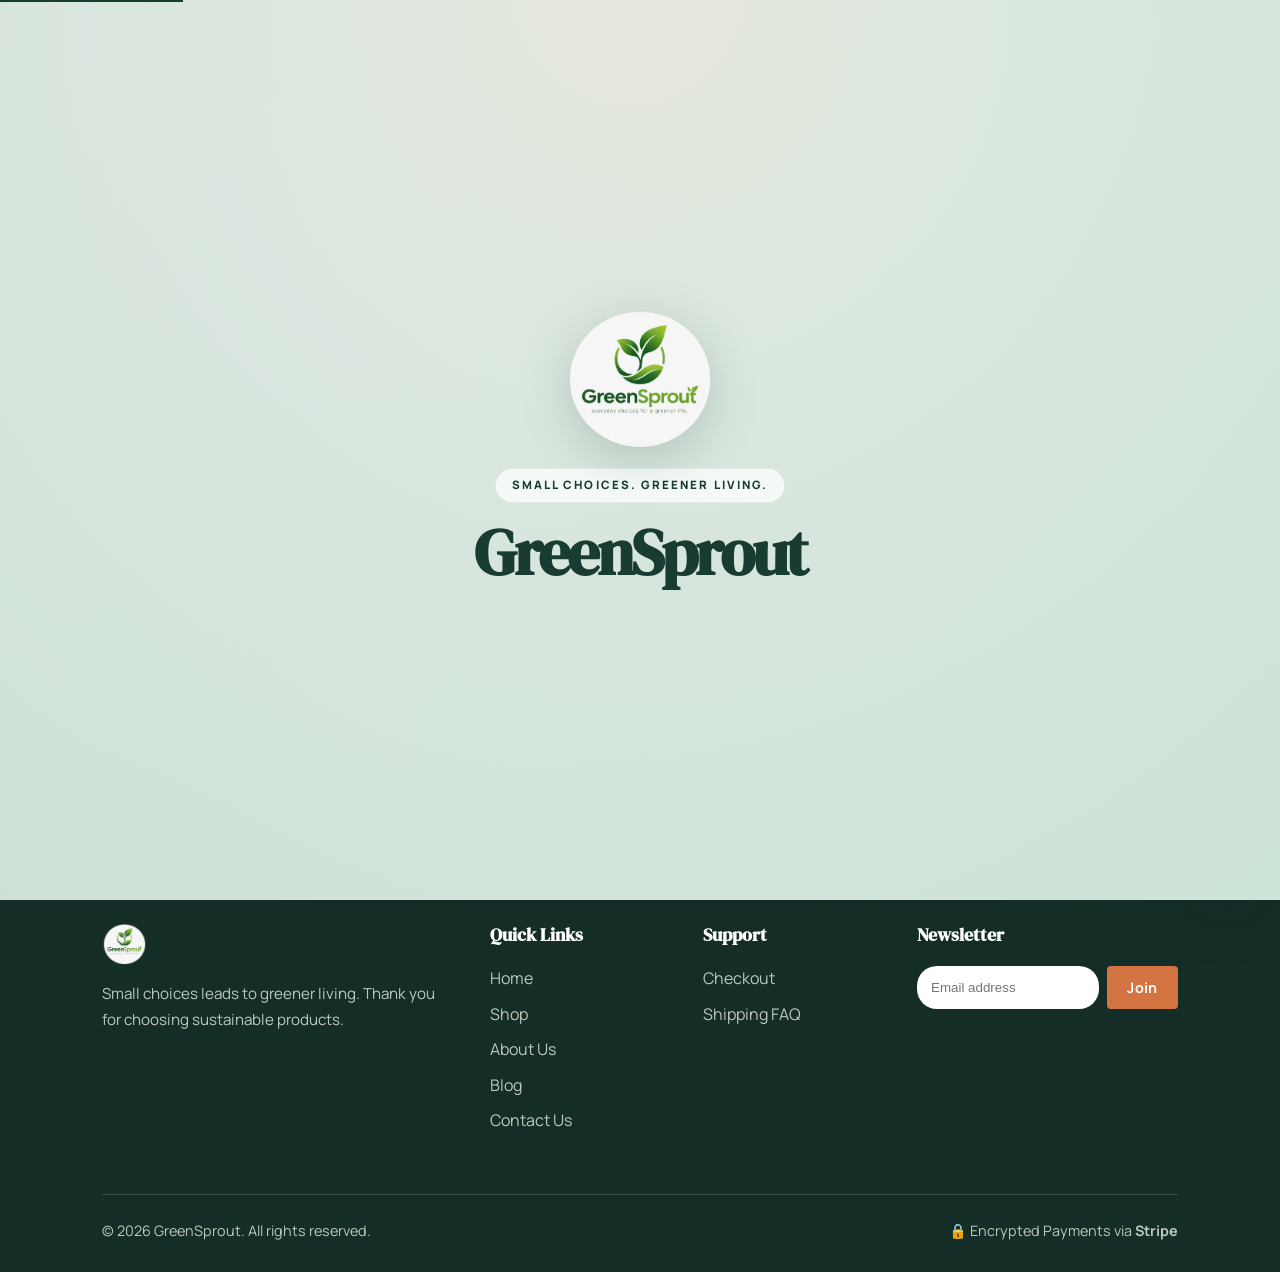
<file: cart.html>
<!DOCTYPE html>
<html lang="en">
<head>
    <meta charset="UTF-8">
    <meta name="viewport" content="width=device-width, initial-scale=1.0">
    <title>Shopping Cart | GreenSprout</title>
    <link rel="stylesheet" href="css/style.css">
    <link rel="icon" href="images/logo.png" type="image/png">
</head>
<body>
    <a href="#main-content" class="skip-link">Skip to main content</a>

    <!-- HEADER -->
    <header class="navbar">
        <div class="logo-area">
            <a href="index.html">
                <img src="images/logo.png" alt="GreenSprout Logo" width="180" height="42">
            </a>
        </div>

        <button class="mobile-menu-toggle" aria-label="Toggle Navigation Menu" aria-expanded="false">
            ☰
        </button>

        <nav>
            <a href="index.html">Home</a>
            <a href="shop.html">Shop</a>
            <a href="about.html">About Us</a>
            <a href="blog.html">Blog</a>
            <a href="contact.html">Contact</a>
            <a href="cart.html" class="active">
                Cart 🛒
                <span class="cart-count">0</span>
            </a>
        </nav>
    </header>

    <main id="main-content">
        <!-- PAGE HEADER -->
        <section class="simple-page-header">
            <span class="section-label">YOUR SHOPPING BASKET</span>
            <h1>Your Shopping Cart</h1>
            <p>Review your selected eco-friendly products before proceeding to secure checkout.</p>
        </section>

        <!-- CART SECTION -->
        <section class="cart-section">
            <!-- Items Container -->
            <div id="cartContainer"></div>

            <!-- Order Total Card -->
            <div id="cartTotal" class="cart-total" style="display: none;"></div>

            <!-- Action Controls -->
            <div class="cart-actions">
                <a href="shop.html" class="continue-shopping">← Continue Shopping</a>
                <a href="checkout.html" id="checkoutButton" class="checkout-button" style="display: none;">Proceed to Checkout →</a>
            </div>
        </section>
    </main>

    <!-- FOOTER -->
    <footer>
        <div class="footer-grid">
            <div class="footer-col">
                <div class="logo-area" style="margin-bottom: 16px;">
                    <img src="images/logo.png" alt="GreenSprout Logo" width="160">
                </div>
                <p>Small choices leads to greener living. Thank you for choosing sustainable products.</p>
            </div>

            <div class="footer-col">
                <h4>Quick Links</h4>
                <ul class="footer-links">
                    <li><a href="index.html">Home</a></li>
                    <li><a href="shop.html">Shop</a></li>
                    <li><a href="about.html">About Us</a></li>
                    <li><a href="blog.html">Blog</a></li>
                    <li><a href="contact.html">Contact Us</a></li>
                </ul>
            </div>

            <div class="footer-col">
                <h4>Support</h4>
                <ul class="footer-links">
                    <li><a href="checkout.html">Checkout</a></li>
                    <li><a href="contact.html">Shipping FAQ</a></li>
                </ul>
            </div>

            <div class="footer-col">
                <h4>Newsletter</h4>
                <form class="newsletter-form" style="display: flex; gap: 8px;">
                    <input type="email" placeholder="Email address" required style="padding: 10px 14px; border-radius: 20px; border: none; width: 100%;">
                    <button type="submit" class="green-button" style="padding: 10px 18px;">Join</button>
                </form>
            </div>
        </div>

        <div class="footer-bottom">
            <p>© 2026 GreenSprout. All rights reserved.</p>
            <div>🔒 Encrypted Payments via <strong>Stripe</strong></div>
        </div>
    </footer>

    <script src="js/products.js"></script>
    <script src="js/cart.js"></script>
    <script src="js/main.js"></script>

    <script>
    /* Render Cart Page Dynamic Content */
    function displayCart() {
        const cartContainer = document.getElementById("cartContainer");
        const cartTotal = document.getElementById("cartTotal");
        const checkoutButton = document.getElementById("checkoutButton");

        if (!cartContainer || !cartTotal || !checkoutButton) return;

        const cart = getCart();
        cartContainer.innerHTML = "";

        if (cart.length === 0) {
            cartContainer.innerHTML = `
                <div class="empty-cart">
                    <h2>Your cart is currently empty</h2>
                    <p>Explore our sustainable catalog and add eco-friendly items to your basket!</p>
                    <a href="shop.html" class="green-button" style="margin-top: 16px;">Start Shopping</a>
                </div>
            `;
            cartTotal.style.display = "none";
            checkoutButton.style.display = "none";
            return;
        }

        checkoutButton.style.display = "inline-flex";
        cartTotal.style.display = "block";

        let subtotal = 0;

        cart.forEach(item => {
            const product = getProductById(item.id);
            if (!product) return;

            const quantity = item.quantity || 1;
            const itemTotal = product.price * quantity;
            subtotal += itemTotal;

            const cartItem = document.createElement("div");
            cartItem.className = "cart-item";
            cartItem.innerHTML = `
                <div class="cart-product">
                    <img src="${product.image}" alt="${product.name}" class="cart-product-image">
                    <div class="cart-product-info">
                        <h3><a href="product.html?id=${product.id}">${product.name}</a></h3>
                        <p style="color: var(--primary-accent); font-weight: 600;">${formatPrice(product.price)} each</p>
                    </div>
                </div>

                <div class="cart-quantity">
                    <button onclick="changeQuantity(${product.id}, -1)" aria-label="Decrease quantity">−</button>
                    <span>${quantity}</span>
                    <button onclick="changeQuantity(${product.id}, 1)" aria-label="Increase quantity">+</button>
                </div>

                <div class="cart-item-total">
                    <strong>${formatPrice(itemTotal)}</strong>
                </div>

                <button class="remove-cart-button" onclick="removeFromCart(${product.id})" style="background: none; border: none; color: var(--accent-red); cursor: pointer; font-weight: bold;">
                    ✕ Remove
                </button>
            `;
            cartContainer.appendChild(cartItem);
        });

        const shipping = subtotal > 3000 ? 0 : 350;
        const total = subtotal + shipping;

        cartTotal.innerHTML = `
            <div style="max-width: 400px; margin-left: auto;">
                <div style="display: flex; justify-content: space-between; margin-bottom: 8px;">
                    <span>Subtotal:</span>
                    <strong>${formatPrice(subtotal)}</strong>
                </div>
                <div style="display: flex; justify-content: space-between; margin-bottom: 8px;">
                    <span>Shipping:</span>
                    <span>${shipping === 0 ? '<strong style="color: var(--primary-accent);">FREE 🌱</strong>' : formatPrice(shipping)}</span>
                </div>
                <hr style="margin: 12px 0; border: none; border-top: 1px solid #e2e8f0;">
                <div style="display: flex; justify-content: space-between; font-size: 1.3rem;">
                    <strong>Grand Total:</strong>
                    <strong style="color: var(--primary);">${formatPrice(total)}</strong>
                </div>
            </div>
        `;
    }

    displayCart();
    </script>
</body>
</html>
</file>
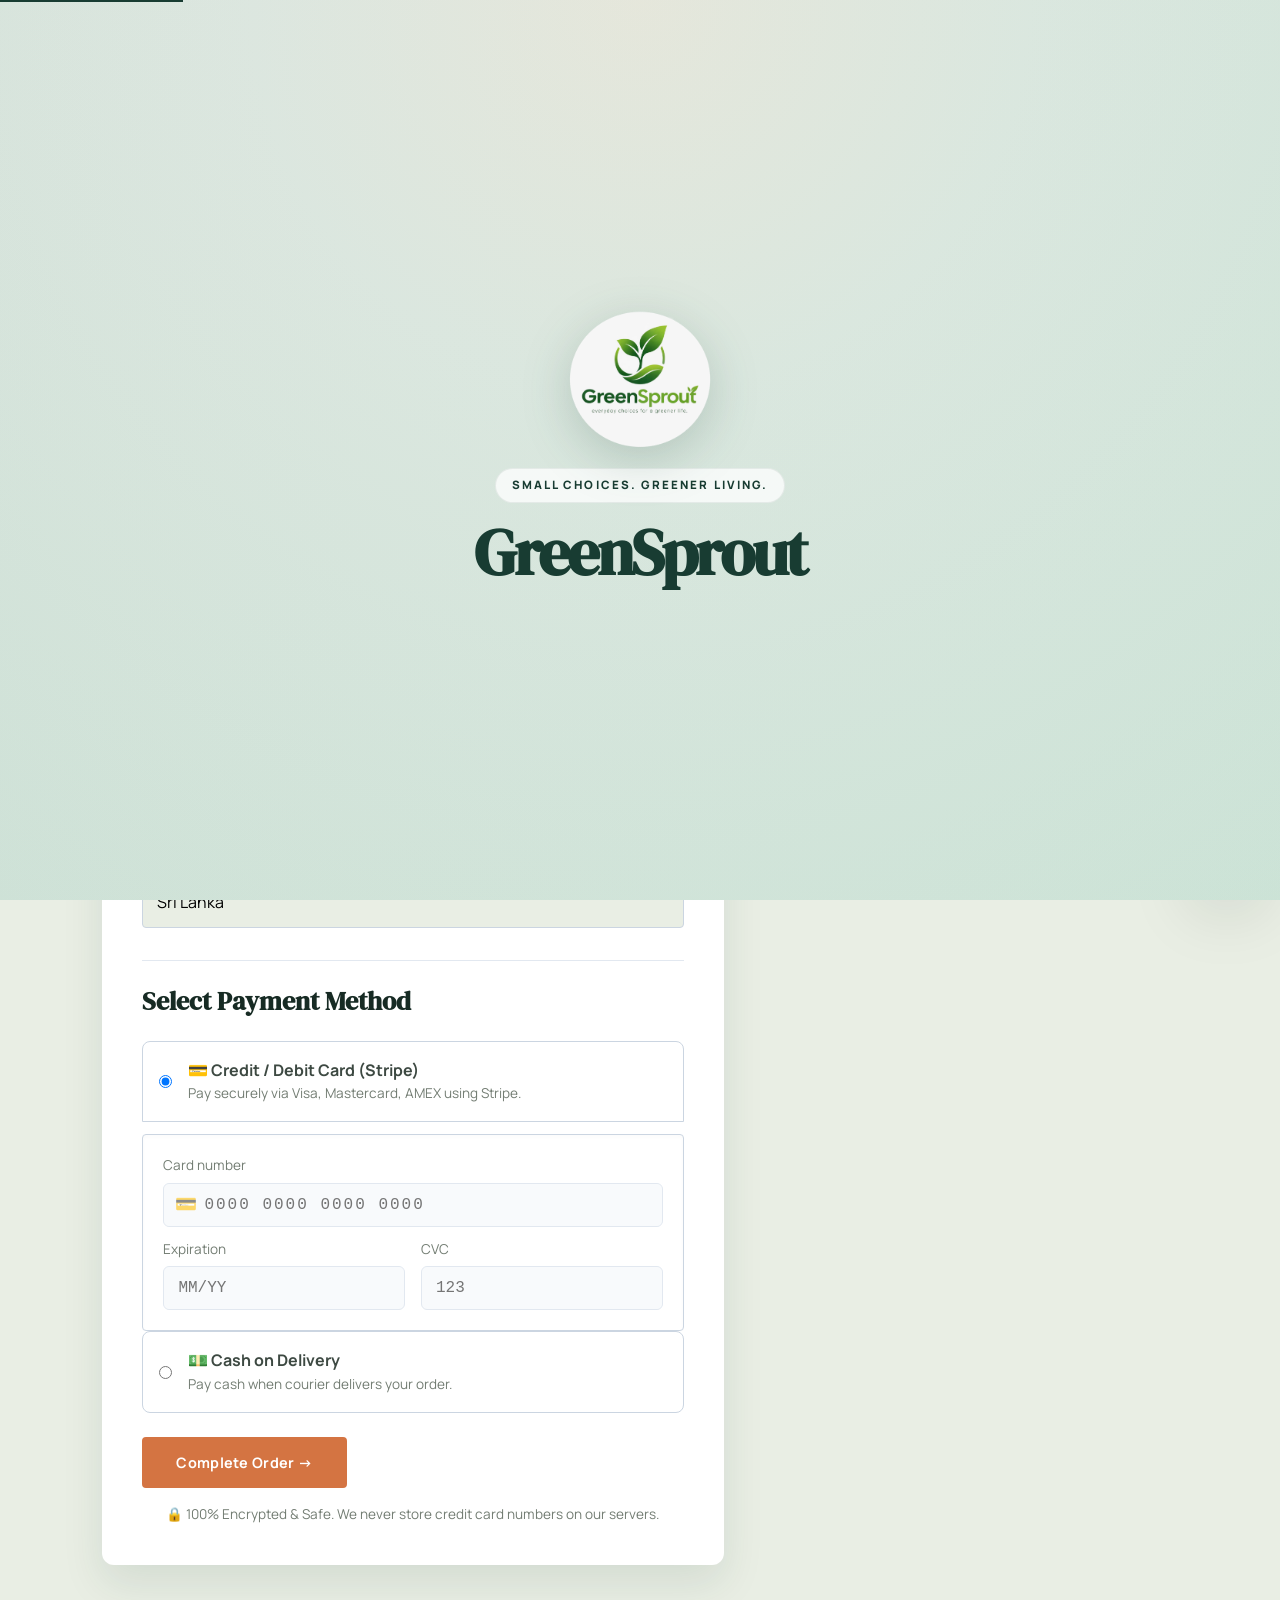
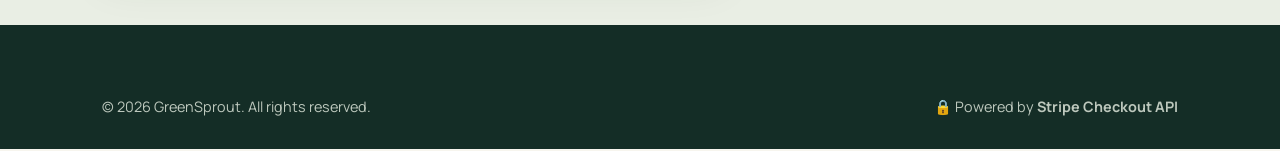
<file: checkout.html>
<!DOCTYPE html>
<html lang="en">
<head>
    <meta charset="UTF-8">
    <meta name="viewport" content="width=device-width, initial-scale=1.0">
    <title>Secure Checkout | GreenSprout</title>
    <link rel="stylesheet" href="css/style.css">
    <link rel="icon" href="images/logo.png" type="image/png">
</head>
<body>
    <a href="#main-content" class="skip-link">Skip to main content</a>

    <!-- HEADER -->
    <header class="navbar">
        <div class="logo-area">
            <a href="index.html">
                <img src="images/logo.png" alt="GreenSprout Logo" width="180" height="42">
            </a>
        </div>

        <button class="mobile-menu-toggle" aria-label="Toggle Navigation Menu" aria-expanded="false">
            ☰
        </button>

        <nav>
            <a href="index.html">Home</a>
            <a href="shop.html">Shop</a>
            <a href="about.html">About Us</a>
            <a href="blog.html">Blog</a>
            <a href="contact.html">Contact</a>
            <a href="cart.html">
                Cart 🛒
                <span class="cart-count">0</span>
            </a>
        </nav>
    </header>

    <main id="main-content">
        <section class="checkout-page">
            <div class="checkout-grid">

                <!-- Left Column: Customer Form -->
                <div class="checkout-box">
                    <span class="section-label">STEP 1 OF 2</span>
                    <h1 style="margin-bottom: 24px;">Customer & Delivery Details</h1>

                    <form id="checkoutForm">
                        <div class="form-group">
                            <label for="name">Full Name *</label>
                            <input type="text" id="name" required placeholder="e.g. Sithil Perera">
                        </div>

                        <div class="form-row">
                            <div class="form-group">
                                <label for="email">Email Address *</label>
                                <input type="email" id="email" required placeholder="name@domain.com">
                            </div>
                            <div class="form-group">
                                <label for="phone">Phone Number *</label>
                                <input type="tel" id="phone" required placeholder="+94 77 123 4567">
                            </div>
                        </div>

                        <div class="form-group">
                            <label for="address">Delivery Street Address *</label>
                            <textarea id="address" rows="3" required placeholder="Street address, apartment, suite, etc."></textarea>
                        </div>

                        <div class="form-row">
                            <div class="form-group">
                                <label for="city">City *</label>
                                <input type="text" id="city" required placeholder="e.g. Colombo">
                            </div>
                            <div class="form-group">
                                <label for="postalCode">Postal Code</label>
                                <input type="text" id="postalCode" placeholder="00100">
                            </div>
                        </div>

                        <div class="form-group">
                            <label for="country">Country</label>
                            <input type="text" id="country" value="Sri Lanka" required readonly style="background: var(--bg-sage);">
                        </div>

                        <!-- Payment Method Selection -->
                        <div style="margin-top: 32px; border-top: 1px solid #e2e8f0; padding-top: 24px;">
                            <h3>Select Payment Method</h3>
                            
                            <div class="payment-options">
                                <!-- Option 1: Stripe Hosted Payment -->
                                <div class="payment-option-container">
                                    <label class="payment-option" style="margin-bottom: 0; border-bottom-left-radius: 0; border-bottom-right-radius: 0;">
                                        <input type="radio" name="paymentMethod" value="Stripe" checked>
                                        <div>
                                            <strong>💳 Credit / Debit Card (Stripe)</strong>
                                            <p style="font-size: 0.85rem; color: var(--text-muted);">Pay securely via Visa, Mastercard, AMEX using Stripe.</p>
                                        </div>
                                    </label>
                                    <div id="stripeMockContainer" class="stripe-mock-ui">
                                        <div class="stripe-input-group">
                                            <div class="stripe-field card-number">
                                                <label>Card number</label>
                                                <input type="text" id="mockCardNumber" placeholder="0000 0000 0000 0000" maxlength="19">
                                            </div>
                                            <div class="stripe-row">
                                                <div class="stripe-field">
                                                    <label>Expiration</label>
                                                    <input type="text" id="mockCardExpiry" placeholder="MM/YY" maxlength="5">
                                                </div>
                                                <div class="stripe-field">
                                                    <label>CVC</label>
                                                    <input type="text" id="mockCardCVC" placeholder="123" maxlength="4">
                                                </div>
                                            </div>
                                        </div>
                                    </div>
                                </div>

                                <!-- Option 2: Cash On Delivery -->
                                <label class="payment-option">
                                    <input type="radio" name="paymentMethod" value="COD">
                                    <div>
                                        <strong>💵 Cash on Delivery</strong>
                                        <p style="font-size: 0.85rem; color: var(--text-muted);">Pay cash when courier delivers your order.</p>
                                    </div>
                                </label>
                            </div>
                        </div>

                        <div style="margin-top: 24px;">
                            <button type="submit" id="checkoutSubmitBtn" class="continue-button">
                                Complete Order →
                            </button>
                        </div>

                        <p style="font-size: 0.85rem; color: var(--text-muted); text-align: center; margin-top: 16px;">
                            🔒 100% Encrypted & Safe. We never store credit card numbers on our servers.
                        </p>
                    </form>
                </div>

                <!-- Right Column: Order Summary -->
                <div class="checkout-summary-box">
                    <h3 style="margin-bottom: 20px;">Order Summary</h3>
                    
                    <div id="checkoutSummaryItems" style="margin-bottom: 24px;">
                        <p>Loading items...</p>
                    </div>

                    <div class="summary-row">
                        <span>Subtotal</span>
                        <strong id="checkoutSubtotal">LKR 0</strong>
                    </div>

                    <div class="summary-row">
                        <span>Shipping</span>
                        <strong id="checkoutShipping">LKR 0</strong>
                    </div>

                    <div class="summary-row total">
                        <span>Total</span>
                        <strong id="checkoutGrandTotal">LKR 0</strong>
                    </div>

                    <div style="margin-top: 24px; background: var(--bg-sage); padding: 16px; border-radius: var(--radius-md);">
                        <p style="font-size: 0.85rem; color: var(--primary);">
                            🌱 <strong>Eco Guarantee:</strong> Orders over LKR 3,000 qualify for FREE plastic-free carbon-neutral shipping!
                        </p>
                    </div>
                </div>

            </div>
        </section>
    </main>

    <!-- FOOTER -->
    <footer>
        <div class="footer-bottom" style="border: none; padding: 0;">
            <p>© 2026 GreenSprout. All rights reserved.</p>
            <div>🔒 Powered by <strong>Stripe Checkout API</strong></div>
        </div>
    </footer>

    <script src="js/products.js"></script>
    <script src="js/cart.js"></script>
    <script src="js/checkout.js"></script>
    <script src="js/main.js"></script>
</body>
</html>
</file>
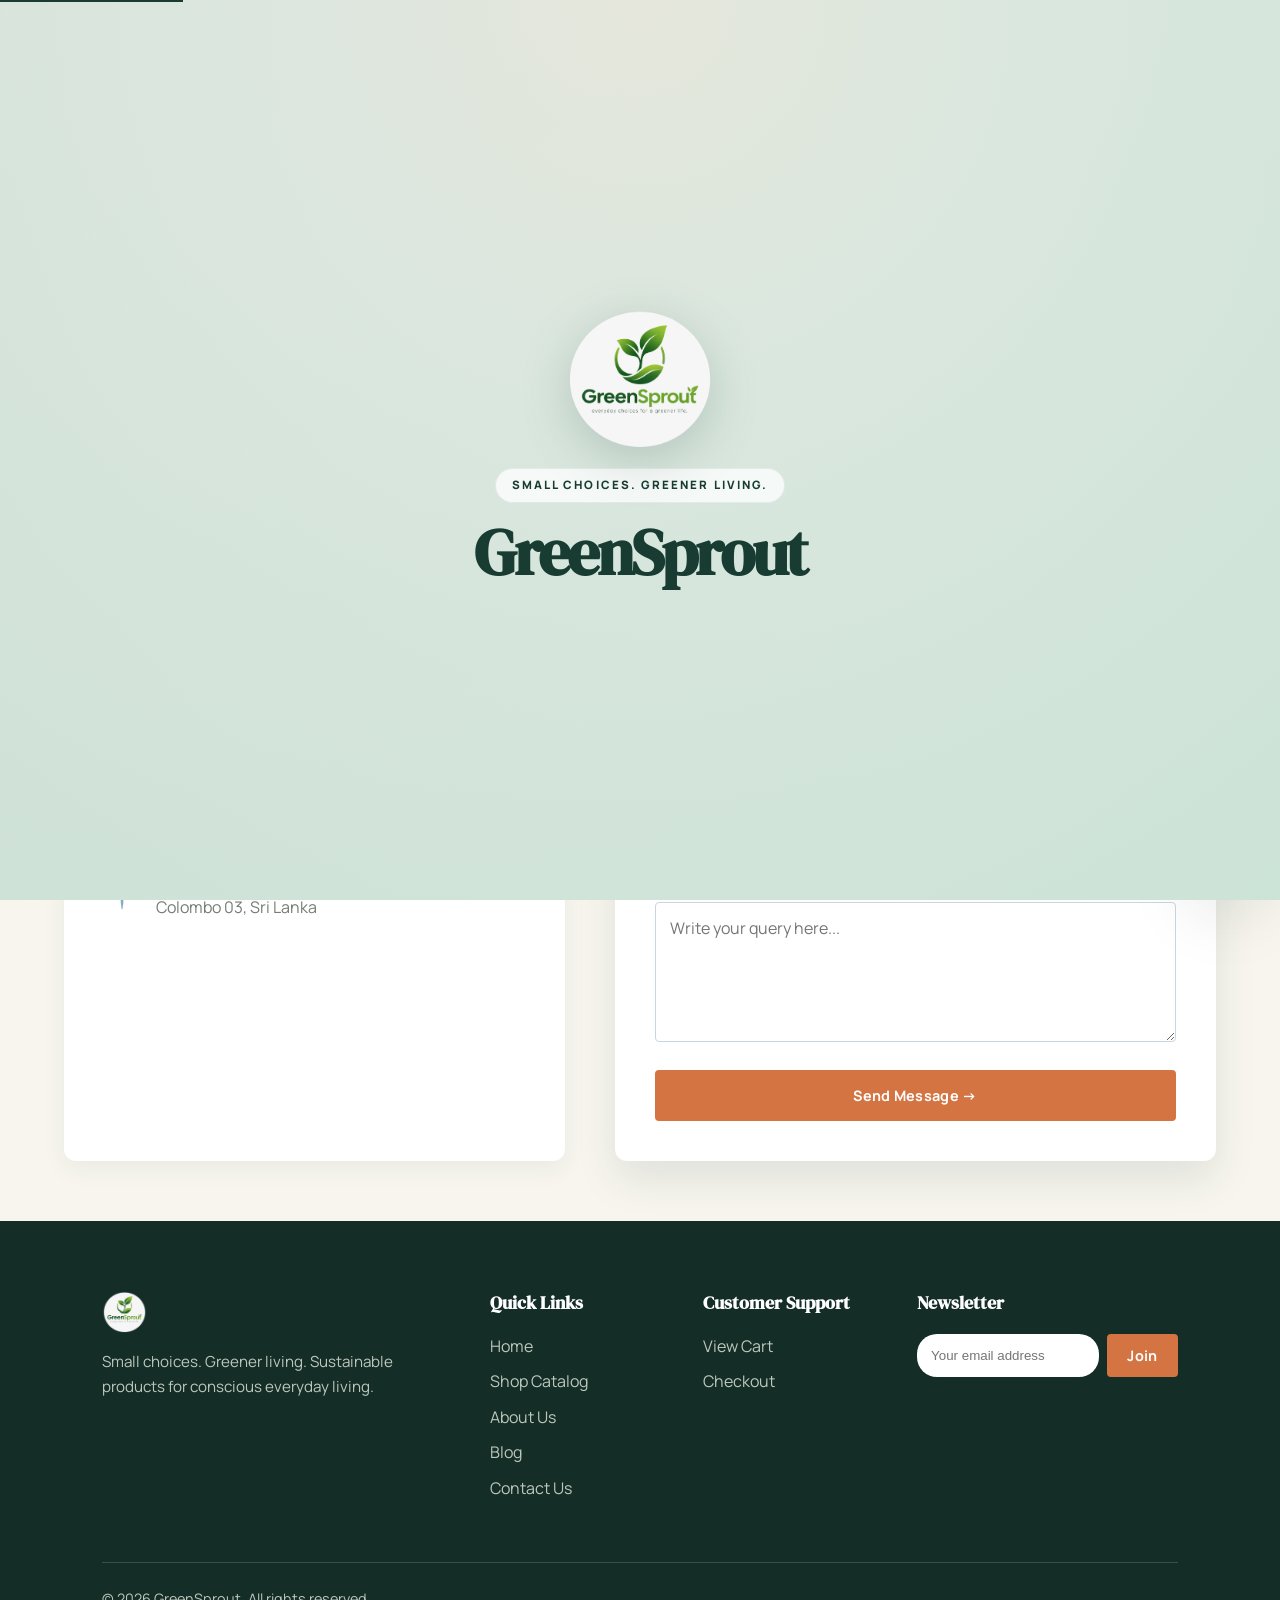
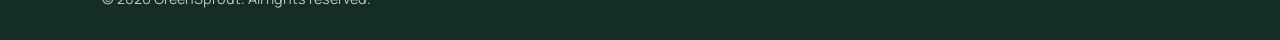
<file: contact.html>
<!DOCTYPE html>
<html lang="en">
<head>
    <meta charset="UTF-8">
    <meta name="viewport" content="width=device-width, initial-scale=1.0">
    <title>Contact Us | GreenSprout Support</title>
    <meta name="description" content="Get in touch with the GreenSprout team for questions about eco-friendly products, orders, shipping, or partnerships.">
    <link rel="stylesheet" href="css/style.css">
    <link rel="icon" href="images/logo.png" type="image/png">
</head>
<body>
    <a href="#main-content" class="skip-link">Skip to main content</a>

    <!-- HEADER -->
    <header class="navbar">
        <div class="logo-area">
            <a href="index.html">
                <img src="images/logo.png" alt="GreenSprout Logo" width="180" height="42">
            </a>
        </div>

        <button class="mobile-menu-toggle" aria-label="Toggle Navigation Menu" aria-expanded="false">
            ☰
        </button>

        <nav>
            <a href="index.html">Home</a>
            <a href="shop.html">Shop</a>
            <a href="about.html">About Us</a>
            <a href="blog.html">Blog</a>
            <a href="contact.html" class="active">Contact</a>
            <a href="cart.html">
                Cart 🛒
                <span class="cart-count">0</span>
            </a>
        </nav>
    </header>

    <main id="main-content">
        <!-- PAGE HEADER -->
        <section class="simple-page-header">
            <span class="section-label">WE ARE HERE TO HELP</span>
            <h1>Contact GreenSprout</h1>
            <p>Have questions about our eco products, delivery times, or bulk orders? We'd love to hear from you!</p>
        </section>

        <!-- CONTACT MAIN SECTION -->
        <section class="container" style="padding: 60px 0;">
            <div style="display: grid; grid-template-columns: 1fr 1.2fr; gap: 50px;">
                
                <!-- CONTACT DETAILS -->
                <div class="contact-info" style="background: var(--white); padding: 40px; border-radius: var(--radius-lg); box-shadow: var(--shadow-sm);">
                    <span class="section-label">GET IN TOUCH</span>
                    <h2 style="margin-bottom: 20px;">Have a Question?</h2>
                    <p style="color: var(--text-muted); margin-bottom: 32px;">
                        Our eco customer support team is available Monday to Saturday (9:00 AM – 6:00 PM IST) to assist with any inquiries.
                    </p>

                    <div style="display: flex; gap: 16px; margin-bottom: 24px;">
                        <div style="font-size: 1.8rem; color: var(--primary-accent);">📧</div>
                        <div>
                            <strong>Email Address</strong>
                            <p style="color: var(--text-muted);"><a href="mailto:hello@greensprout.com">hello@greensprout.com</a></p>
                        </div>
                    </div>

                    <div style="display: flex; gap: 16px; margin-bottom: 24px;">
                        <div style="font-size: 1.8rem; color: var(--primary-accent);">📞</div>
                        <div>
                            <strong>Phone Number</strong>
                            <p style="color: var(--text-muted);"><a href="tel:+94112345678">+94 11 234 5678</a></p>
                        </div>
                    </div>

                    <div style="display: flex; gap: 16px;">
                        <div style="font-size: 1.8rem; color: var(--primary-accent);">📍</div>
                        <div>
                            <strong>Location</strong>
                            <p style="color: var(--text-muted);">Colombo 03, Sri Lanka</p>
                        </div>
                    </div>
                </div>

                <!-- CONTACT FORM -->
                <div class="contact-form-container" style="background: var(--white); padding: 40px; border-radius: var(--radius-lg); box-shadow: var(--shadow-md);">
                    <h3 style="margin-bottom: 24px;">Send Us a Message</h3>
                    
                    <form class="contact-form" onsubmit="return handleContactSubmit(event)">
                        <div class="form-group">
                            <label for="name">Your Full Name *</label>
                            <input type="text" id="name" required placeholder="e.g. Sithil Semitha">
                        </div>

                        <div class="form-group">
                            <label for="email">Email Address *</label>
                            <input type="email" id="email" required placeholder="name@domain.com">
                        </div>

                        <div class="form-group">
                            <label for="subject">Subject *</label>
                            <input type="text" id="subject" required placeholder="Product query, order status, partnership...">
                        </div>

                        <div class="form-group">
                            <label for="message">Message *</label>
                            <textarea id="message" rows="5" required placeholder="Write your query here..."></textarea>
                        </div>

                        <button type="submit" class="green-button" style="width: 100%;">
                            Send Message →
                        </button>
                    </form>
                </div>

            </div>
        </section>
    </main>

    <!-- FOOTER -->
    <footer>
        <div class="footer-grid">
            <div class="footer-col">
                <div class="logo-area" style="margin-bottom: 16px;">
                    <img src="images/logo.png" alt="GreenSprout Logo" width="160">
                </div>
                <p>Small choices. Greener living. Sustainable products for conscious everyday living.</p>
            </div>

            <div class="footer-col">
                <h4>Quick Links</h4>
                <ul class="footer-links">
                    <li><a href="index.html">Home</a></li>
                    <li><a href="shop.html">Shop Catalog</a></li>
                    <li><a href="about.html">About Us</a></li>
                    <li><a href="blog.html">Blog</a></li>
                    <li><a href="contact.html">Contact Us</a></li>
                </ul>
            </div>

            <div class="footer-col">
                <h4>Customer Support</h4>
                <ul class="footer-links">
                    <li><a href="cart.html">View Cart</a></li>
                    <li><a href="checkout.html">Checkout</a></li>
                </ul>
            </div>

            <div class="footer-col">
                <h4>Newsletter</h4>
                <form class="newsletter-form" style="display: flex; gap: 8px;">
                    <input type="email" placeholder="Your email address" required style="padding: 10px 14px; border-radius: 20px; border: none; width: 100%;">
                    <button type="submit" class="green-button" style="padding: 10px 18px;">Join</button>
                </form>
            </div>
        </div>

        <div class="footer-bottom">
            <p>© 2026 GreenSprout. All rights reserved.</p>
        </div>
    </footer>

    <script src="js/products.js"></script>
    <script src="js/cart.js"></script>
    <script src="js/main.js"></script>

    <script>
    function handleContactSubmit(event) {
        event.preventDefault();
        const name = document.getElementById("name").value;
        showToast(`Thank you, ${name}! Your message has been received. We will respond within 24 hours.`, "success");
        event.target.reset();
        return false;
    }
    </script>
</body>
</html>
</file>
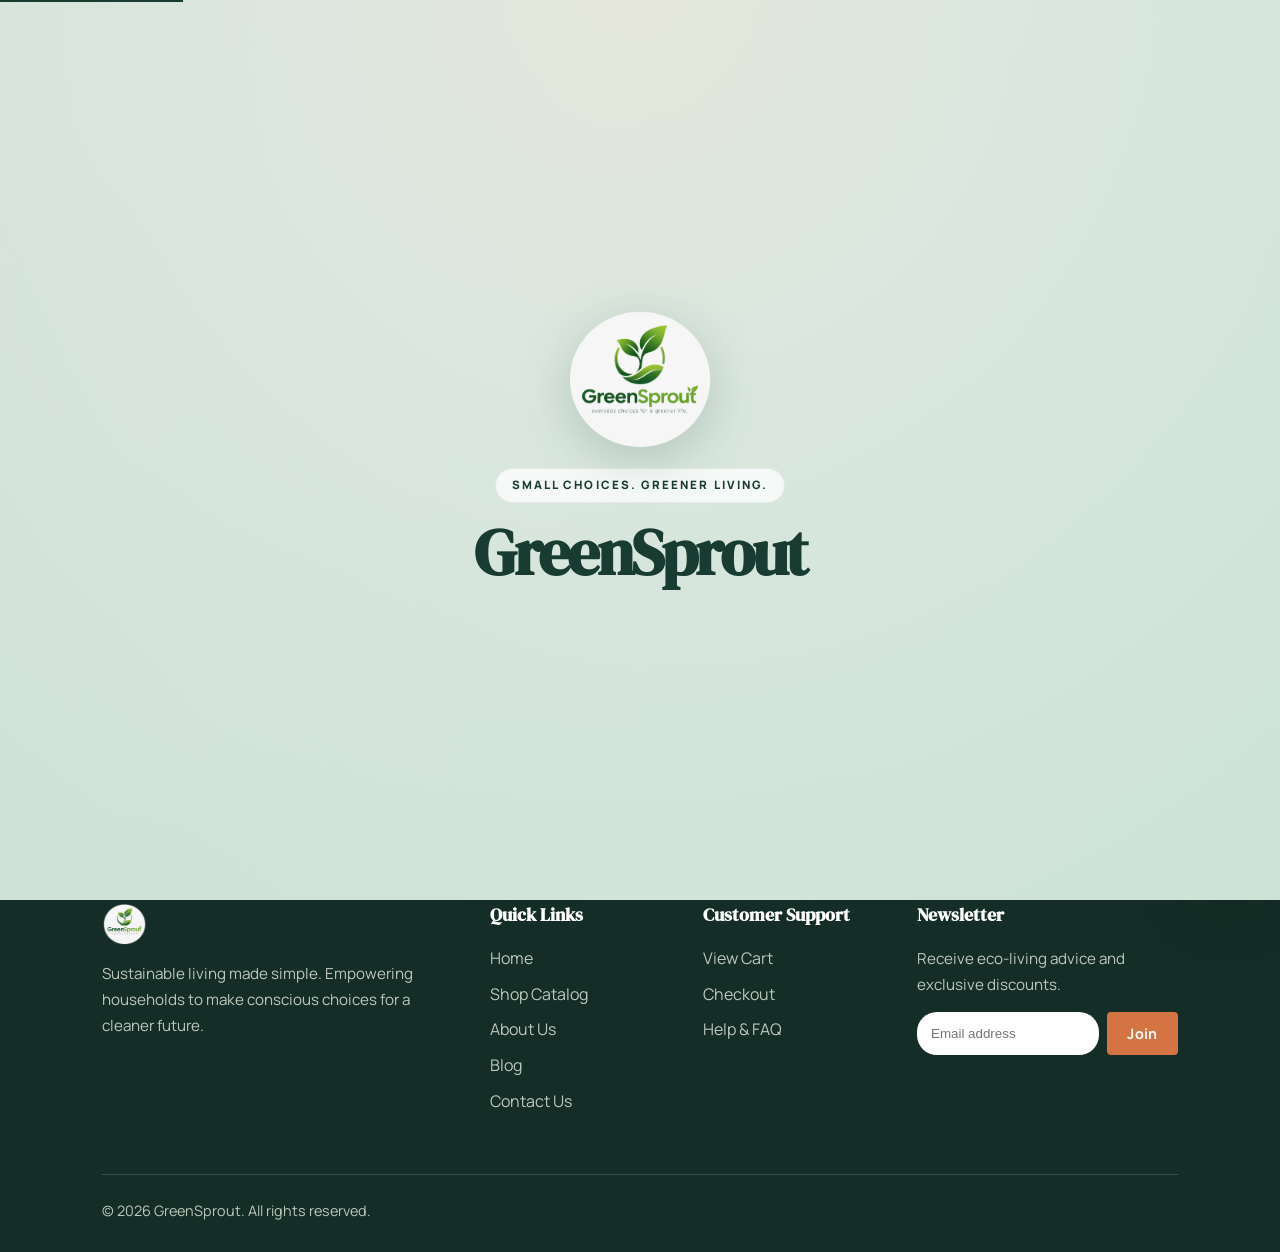
<file: favorites.html>
<!DOCTYPE html>
<html lang="en">
<head>
    <meta charset="UTF-8">
    <meta name="viewport" content="width=device-width, initial-scale=1.0">
    <title>Your Favourites | GreenSprout</title>
    <meta name="description" content="View the GreenSprout products you have saved as favourites.">
    <link rel="stylesheet" href="css/style.css">
    <link rel="icon" href="images/logo.png" type="image/png">
</head>
<body>
    <a href="#main-content" class="skip-link">Skip to main content</a>

    <header class="navbar">
        <div class="logo-area">
            <a href="index.html" aria-label="GreenSprout Home">
                <img src="images/logo.png" alt="GreenSprout Logo" width="180" height="42">
            </a>
        </div>
        <button class="mobile-menu-toggle" aria-label="Toggle Navigation Menu" aria-expanded="false">&#9776;</button>
        <nav>
            <a href="index.html">Home</a>
            <a href="shop.html">Shop</a>
            <a href="about.html">About Us</a>
            <a href="blog.html">Blog</a>
            <a href="contact.html">Contact</a>
            <a href="cart.html">Cart <span class="cart-count">0</span></a>
        </nav>
    </header>

    <main id="main-content">
        <section class="simple-page-header">
            <span class="section-label">YOUR SAVED LIST</span>
            <h1>Your Favourites</h1>
            <p>Keep the products you love close at hand.</p>
        </section>

        <section class="favorites-page-section" aria-labelledby="savedProductsTitle">
            <div class="container">
                <div class="favorites-page-heading">
                    <h2 id="savedProductsTitle">Saved products <span id="favoritesCount" class="favorites-count" aria-live="polite">0</span></h2>
                    <a href="shop.html" class="about-text-link">Back to the shop <span aria-hidden="true">&rarr;</span></a>
                </div>
                <div id="favoritesGrid" class="product-grid favorites-grid" aria-live="polite" hidden></div>
                <div id="favoritesEmpty" class="favorites-empty" hidden>
                    <h2>No favourites yet</h2>
                    <p>Tap the heart on any product to save it here for later.</p>
                    <a href="shop.html" class="green-button">Explore products</a>
                </div>
            </div>
        </section>
    </main>

    <footer>
        <div class="footer-grid">
            <div class="footer-col">
                <div class="logo-area" style="margin-bottom: 16px;">
                    <img src="images/logo.png" alt="GreenSprout Logo" width="160">
                </div>
                <p>Sustainable living made simple. Empowering households to make conscious choices for a cleaner future.</p>
            </div>
            <div class="footer-col">
                <h4>Quick Links</h4>
                <ul class="footer-links">
                    <li><a href="index.html">Home</a></li>
                    <li><a href="shop.html">Shop Catalog</a></li>
                    <li><a href="about.html">About Us</a></li>
                    <li><a href="blog.html">Blog</a></li>
                    <li><a href="contact.html">Contact Us</a></li>
                </ul>
            </div>
            <div class="footer-col">
                <h4>Customer Support</h4>
                <ul class="footer-links">
                    <li><a href="cart.html">View Cart</a></li>
                    <li><a href="checkout.html">Checkout</a></li>
                    <li><a href="contact.html">Help & FAQ</a></li>
                </ul>
            </div>
            <div class="footer-col">
                <h4>Newsletter</h4>
                <p style="margin-bottom: 14px;">Receive eco-living advice and exclusive discounts.</p>
                <form class="newsletter-form" style="display: flex; gap: 8px;">
                    <input type="email" placeholder="Email address" required style="padding: 10px 14px; border-radius: 20px; border: none; width: 100%;">
                    <button type="submit" class="green-button" style="padding: 10px 18px; font-size: 0.9rem;">Join</button>
                </form>
            </div>
        </div>
        <div class="footer-bottom">
            <p>© 2026 GreenSprout. All rights reserved.</p>
        </div>
    </footer>

    <script src="js/products.js"></script>
    <script src="js/cart.js"></script>
    <script src="js/favorites.js"></script>
    <script src="js/main.js"></script>
</body>
</html>
</file>
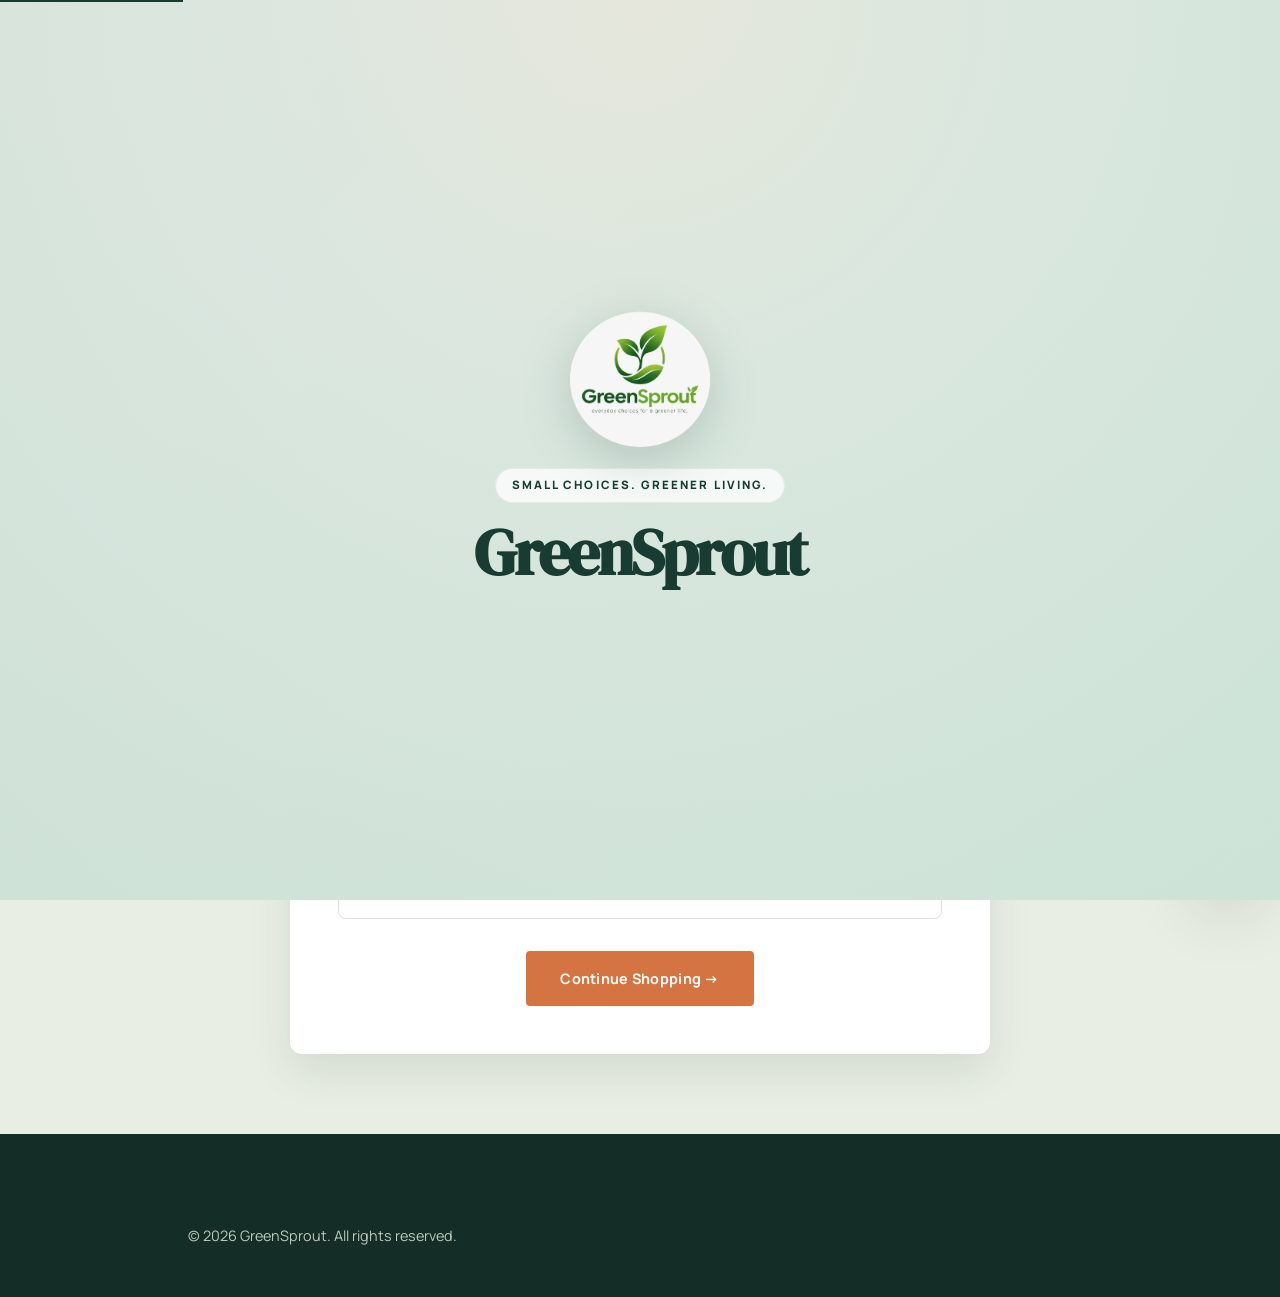
<file: order confirmation.html>
<!DOCTYPE html>
<html lang="en">
<head>
    <meta charset="UTF-8">
    <meta name="viewport" content="width=device-width, initial-scale=1.0">
    <title>Order Confirmed | GreenSprout</title>
    <link rel="stylesheet" href="css/style.css">
    <link rel="icon" href="images/logo.png" type="image/png">
</head>
<body>
    <a href="#main-content" class="skip-link">Skip to main content</a>

    <header class="navbar">
        <div class="logo-area">
            <a href="index.html">
                <img src="images/logo.png" alt="GreenSprout Logo" width="180" height="42">
            </a>
        </div>
        <nav>
            <a href="index.html">Home</a>
            <a href="shop.html">Shop</a>
            <a href="about.html">About Us</a>
            <a href="blog.html">Blog</a>
            <a href="contact.html">Contact</a>
            <a href="cart.html">Cart 🛒</a>
        </nav>
    </header>

    <main id="main-content">
        <section class="confirmation-page">
            <div class="confirmation-box">
                <div class="success-icon">✅</div>
                <h1 style="color: var(--primary); margin-bottom: 8px;">Order Confirmed!</h1>
                <p style="font-size: 1.1rem; color: var(--text-muted); margin-bottom: 24px;">
                    Thank you for choosing GreenSprout and supporting sustainable products!
                </p>

                <div style="background: var(--bg-sage); padding: 16px; border-radius: var(--radius-md); margin-bottom: 24px;">
                    <p style="font-weight: 700; color: var(--primary); margin-bottom: 4px;">Order Reference ID:</p>
                    <span id="orderRefId" style="font-family: monospace; font-size: 1.2rem; letter-spacing: 1px; color: var(--primary-accent);">GS-849201</span>
                </div>

                <div id="customerSummary" style="text-align: left; margin-bottom: 24px; border: 1px solid #e2e8f0; padding: 20px; border-radius: var(--radius-md);">
                    <p id="customer-message" style="font-weight: bold; margin-bottom: 6px;"></p>
                    <p id="payment-message" style="color: var(--text-muted); font-size: 0.95rem; margin-bottom: 6px;"></p>
                    <p style="font-size: 0.9rem; color: var(--text-muted);">
                        📦 <strong>Estimated Delivery:</strong> 2–4 Business Days via Plastic-Free Courier
                    </p>
                </div>

                <div id="purchasedItemsList" style="text-align: left; margin-bottom: 24px;"></div>

                <div style="background: var(--white); border: 1px solid rgba(27, 67, 50, 0.15); border-radius: var(--radius-md); padding: 20px; text-align: left; margin-bottom: 32px;">
                    <h4 style="color: var(--primary); margin-bottom: 10px;">🔄 CW E-Commerce Operational & Inventory Flow</h4>
                    <p style="font-size: 0.85rem; color: var(--text-muted); margin-bottom: 12px;">Verified workflow path executed during this order transaction:</p>
                    
                    <div style="display: flex; flex-wrap: wrap; gap: 8px; font-size: 0.78rem; font-weight: 700;">
                        <span style="background: var(--bg-sage); padding: 6px 10px; border-radius: 12px; color: var(--primary);">Customer</span> →
                        <span style="background: var(--bg-sage); padding: 6px 10px; border-radius: 12px; color: var(--primary);">Product Selection</span> →
                        <span style="background: var(--bg-sage); padding: 6px 10px; border-radius: 12px; color: var(--primary);">Cart Review</span> →
                        <span style="background: var(--bg-sage); padding: 6px 10px; border-radius: 12px; color: var(--primary);">Stripe Checkout</span> →
                        <span style="background: #d8f3dc; padding: 6px 10px; border-radius: 12px; color: var(--primary-accent);">Payment Authenticated</span> →
                        <span style="background: #d8f3dc; padding: 6px 10px; border-radius: 12px; color: var(--primary-accent);">Inventory Deducted</span>
                    </div>
                </div>

                <a href="shop.html" class="green-button">Continue Shopping →</a>
            </div>
        </section>
    </main>

    <footer>
        <div class="footer-bottom" style="border: none; padding: 20px 8%; text-align: center;">
            <p>© 2026 GreenSprout. All rights reserved.</p>
        </div>
    </footer>

    <script src="js/products.js"></script>
    <script src="js/cart.js"></script>
    <script src="js/main.js"></script>

    <script>
    document.addEventListener("DOMContentLoaded", () => {
        const urlParams = new URLSearchParams(window.location.search);
        const orderId = urlParams.get("order_id") || urlParams.get("session_id") || localStorage.getItem("greenSproutLastOrderId") || ("GS-" + Math.floor(100000 + Math.random() * 900000));
        const method = urlParams.get("method") || localStorage.getItem("greenSproutPayment") || "Stripe Checkout";

        const orderRefEl = document.getElementById("orderRefId");
        if (orderRefEl) orderRefEl.textContent = orderId;

        const customer = JSON.parse(localStorage.getItem("greenSproutCustomer")) || {
            name: "Eco Shopper",
            email: "shopper@example.com"
        };

        const custMsg = document.getElementById("customer-message");
        if (custMsg) custMsg.textContent = `Thank you, ${customer.name}! We've sent a detailed receipt to ${customer.email}.`;

        const payMsg = document.getElementById("payment-message");
        if (payMsg) payMsg.textContent = `Payment Status: Successful (${method === 'cod' ? 'Cash on Delivery' : 'Stripe Verified Payment'})`;

        const cart = getCart();
        const purchasedList = document.getElementById("purchasedItemsList");

        if (purchasedList && cart.length > 0) {
            let itemsHtml = '<h4 style="margin-bottom: 12px; border-bottom: 1px solid #e2e8f0; padding-bottom: 8px;">Order Summary:</h4>';
            let grandTotal = 0;

            cart.forEach(item => {
                const product = getProductById(item.id);
                if (product) {
                    const lineTotal = product.price * item.quantity;
                    grandTotal += lineTotal;
                    itemsHtml += `
                        <div style="display: flex; justify-content: space-between; font-size: 0.95rem; margin-bottom: 6px;">
                            <span>${item.quantity}x ${product.name}</span>
                            <strong>${formatPrice(lineTotal)}</strong>
                        </div>
                    `;
                }
            });

            const shipping = grandTotal > 3000 ? 0 : 350;
            itemsHtml += `
                <div style="display: flex; justify-content: space-between; font-size: 0.95rem; margin-top: 10px; font-weight: bold; border-top: 1px solid #e2e8f0; padding-top: 8px;">
                    <span>Total Paid:</span>
                    <span style="color: var(--primary);">${formatPrice(grandTotal + shipping)}</span>
                </div>
            `;
            purchasedList.innerHTML = itemsHtml;
        }

        clearCart();
    });
    </script>
</body>
</html>
</file>
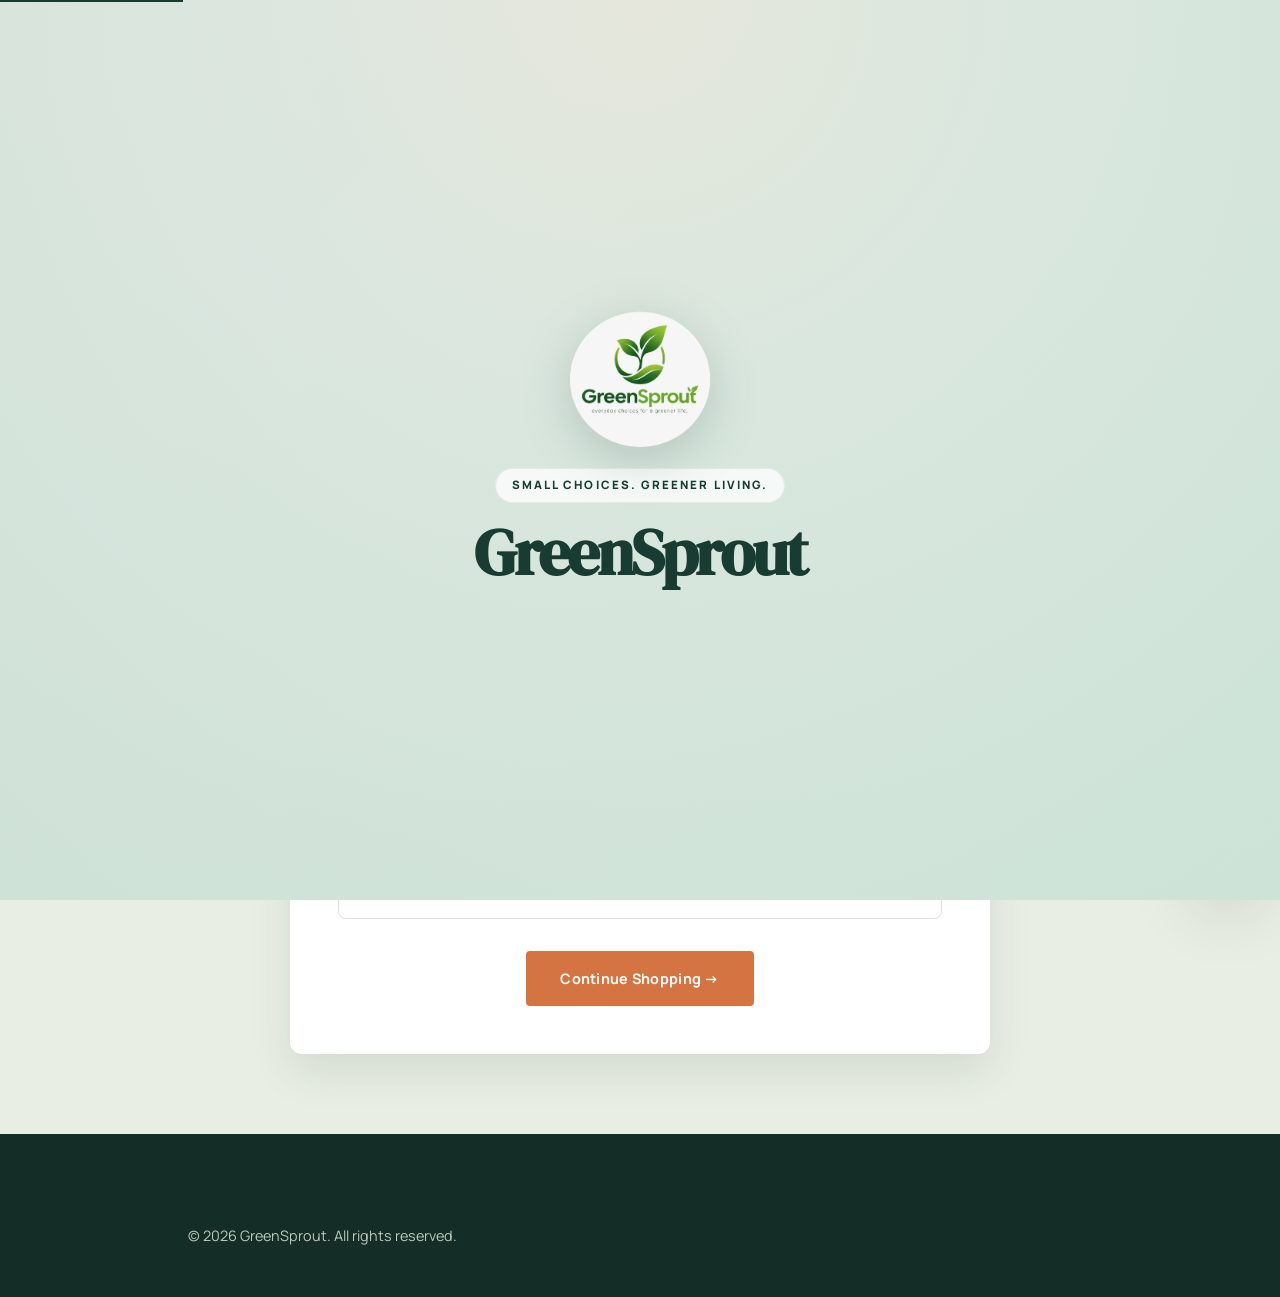
<file: order-confirmation.html>
<!DOCTYPE html>
<html lang="en">
<head>
    <meta charset="UTF-8">
    <meta name="viewport" content="width=device-width, initial-scale=1.0">
    <title>Order Confirmed | GreenSprout</title>
    <link rel="stylesheet" href="css/style.css">
    <link rel="icon" href="images/logo.png" type="image/png">
</head>
<body>
    <a href="#main-content" class="skip-link">Skip to main content</a>

    <!-- HEADER -->
    <header class="navbar">
        <div class="logo-area">
            <a href="index.html">
                <img src="images/logo.png" alt="GreenSprout Logo" width="180" height="42">
            </a>
        </div>
        <nav>
            <a href="index.html">Home</a>
            <a href="shop.html">Shop</a>
            <a href="about.html">About Us</a>
            <a href="blog.html">Blog</a>
            <a href="contact.html">Contact</a>
            <a href="cart.html">Cart 🛒</a>
        </nav>
    </header>

    <main id="main-content">
        <section class="confirmation-page">
            <div class="confirmation-box">
                <div class="success-icon">✅</div>
                <h1 style="color: var(--primary); margin-bottom: 8px;">Order Confirmed!</h1>
                <p style="font-size: 1.1rem; color: var(--text-muted); margin-bottom: 24px;">
                    Thank you for choosing GreenSprout and supporting sustainable products!
                </p>

                <!-- Order Reference Badge -->
                <div style="background: var(--bg-sage); padding: 16px; border-radius: var(--radius-md); margin-bottom: 24px;">
                    <p style="font-weight: 700; color: var(--primary); margin-bottom: 4px;">Order Reference ID:</p>
                    <span id="orderRefId" style="font-family: monospace; font-size: 1.2rem; letter-spacing: 1px; color: var(--primary-accent);">GS-849201</span>
                </div>

                <!-- Customer Details & Message -->
                <div id="customerSummary" style="text-align: left; margin-bottom: 24px; border: 1px solid #e2e8f0; padding: 20px; border-radius: var(--radius-md);">
                    <p id="customer-message" style="font-weight: bold; margin-bottom: 6px;"></p>
                    <p id="payment-message" style="color: var(--text-muted); font-size: 0.95rem; margin-bottom: 6px;"></p>
                    <p style="font-size: 0.9rem; color: var(--text-muted);">
                        📦 <strong>Estimated Delivery:</strong> 2–4 Business Days via Plastic-Free Courier
                    </p>
                </div>

                <!-- Purchased Items Breakdown -->
                <div id="purchasedItemsList" style="text-align: left; margin-bottom: 24px;"></div>

                <!-- E-Commerce Payment & Operations Flow Diagram (CW Requirement) -->
                <div style="background: var(--white); border: 1px solid rgba(27, 67, 50, 0.15); border-radius: var(--radius-md); padding: 20px; text-align: left; margin-bottom: 32px;">
                    <h4 style="color: var(--primary); margin-bottom: 10px;">🔄 CW E-Commerce Operational & Inventory Flow</h4>
                    <p style="font-size: 0.85rem; color: var(--text-muted); margin-bottom: 12px;">Verified workflow path executed during this order transaction:</p>
                    
                    <div style="display: flex; flex-wrap: wrap; gap: 8px; font-size: 0.78rem; font-weight: 700;">
                        <span style="background: var(--bg-sage); padding: 6px 10px; border-radius: 12px; color: var(--primary);">Customer</span> →
                        <span style="background: var(--bg-sage); padding: 6px 10px; border-radius: 12px; color: var(--primary);">Product Selection</span> →
                        <span style="background: var(--bg-sage); padding: 6px 10px; border-radius: 12px; color: var(--primary);">Cart Review</span> →
                        <span style="background: var(--bg-sage); padding: 6px 10px; border-radius: 12px; color: var(--primary);">Stripe Checkout</span> →
                        <span style="background: #d8f3dc; padding: 6px 10px; border-radius: 12px; color: var(--primary-accent);">Payment Authenticated</span> →
                        <span style="background: #d8f3dc; padding: 6px 10px; border-radius: 12px; color: var(--primary-accent);">Inventory Deducted</span>
                    </div>
                </div>

                <a href="shop.html" class="green-button">Continue Shopping →</a>
            </div>
        </section>
    </main>

    <!-- FOOTER -->
    <footer>
        <div class="footer-bottom" style="border: none; padding: 20px 8%; text-align: center;">
            <p>© 2026 GreenSprout. All rights reserved.</p>
        </div>
    </footer>

    <script src="js/products.js"></script>
    <script src="js/cart.js"></script>
    <script src="js/main.js"></script>

    <script>
    document.addEventListener("DOMContentLoaded", () => {
        const urlParams = new URLSearchParams(window.location.search);
        const orderId = urlParams.get("order_id") || urlParams.get("session_id") || localStorage.getItem("greenSproutLastOrderId") || ("GS-" + Math.floor(100000 + Math.random() * 900000));
        const method = urlParams.get("method") || localStorage.getItem("greenSproutPayment") || "Stripe Checkout";

        const orderRefEl = document.getElementById("orderRefId");
        if (orderRefEl) orderRefEl.textContent = orderId;

        const customer = JSON.parse(localStorage.getItem("greenSproutCustomer")) || {
            name: "Eco Shopper",
            email: "shopper@example.com"
        };

        const custMsg = document.getElementById("customer-message");
        if (custMsg) custMsg.textContent = `Thank you, ${customer.name}! We've sent a detailed receipt to ${customer.email}.`;

        const payMsg = document.getElementById("payment-message");
        if (payMsg) payMsg.textContent = `Payment Status: Successful (${method === 'cod' ? 'Cash on Delivery' : 'Stripe Verified Payment'})`;

        // Render ordered items summary from cart before clearing
        const cart = getCart();
        const purchasedList = document.getElementById("purchasedItemsList");

        if (purchasedList && cart.length > 0) {
            let itemsHtml = '<h4 style="margin-bottom: 12px; border-bottom: 1px solid #e2e8f0; padding-bottom: 8px;">Order Summary:</h4>';
            let grandTotal = 0;

            cart.forEach(item => {
                const product = getProductById(item.id);
                if (product) {
                    const lineTotal = product.price * item.quantity;
                    grandTotal += lineTotal;
                    itemsHtml += `
                        <div style="display: flex; justify-content: space-between; font-size: 0.95rem; margin-bottom: 6px;">
                            <span>${item.quantity}x ${product.name}</span>
                            <strong>${formatPrice(lineTotal)}</strong>
                        </div>
                    `;
                }
            });

            const shipping = grandTotal > 3000 ? 0 : 350;
            itemsHtml += `
                <div style="display: flex; justify-content: space-between; font-size: 0.95rem; margin-top: 10px; font-weight: bold; border-top: 1px solid #e2e8f0; padding-top: 8px;">
                    <span>Total Paid:</span>
                    <span style="color: var(--primary);">${formatPrice(grandTotal + shipping)}</span>
                </div>
            `;
            purchasedList.innerHTML = itemsHtml;
        }

        // Clear local storage cart upon order confirmation
        clearCart();
    });
    </script>
</body>
</html>
</file>
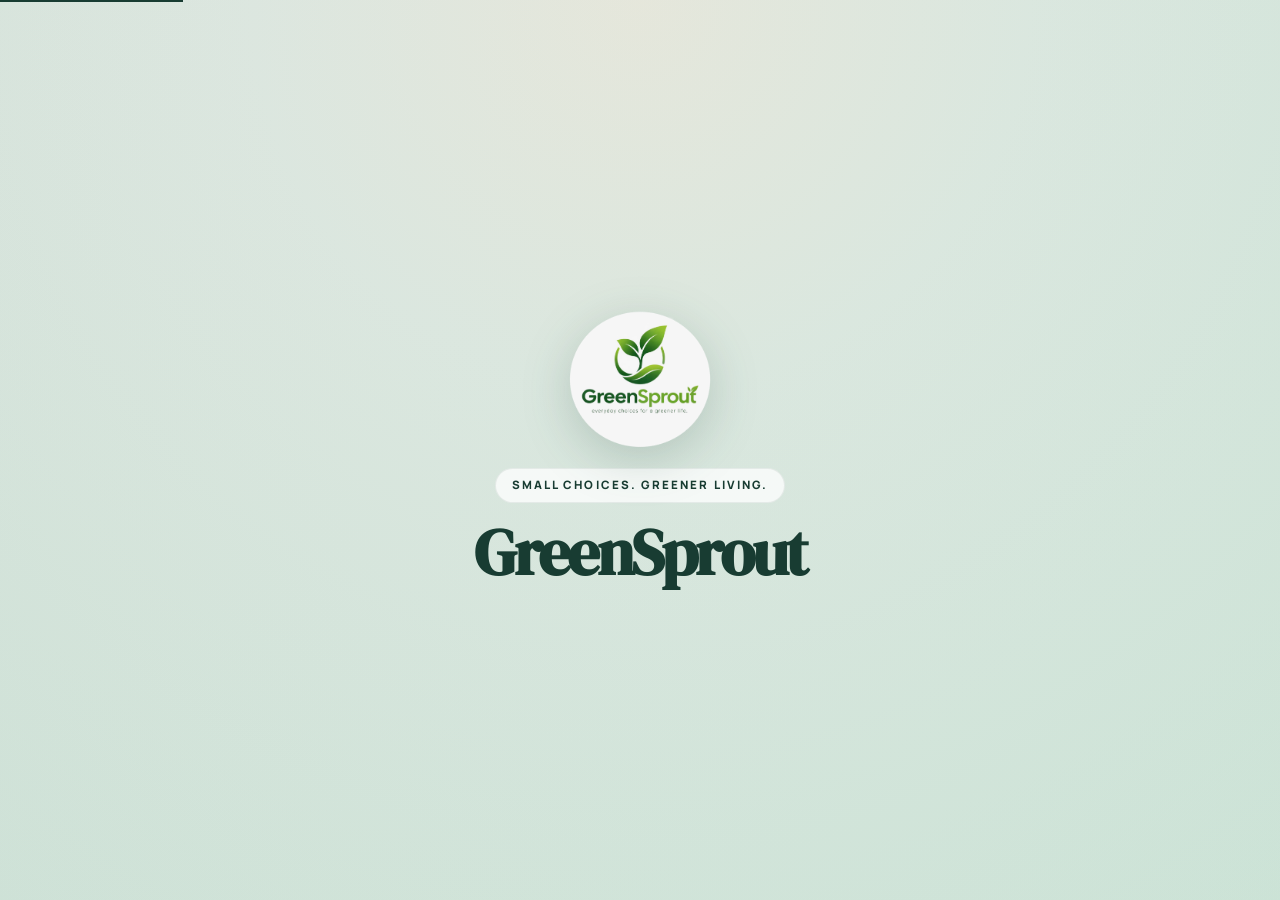
<file: payment.html>
<!DOCTYPE html>
<html lang="en">
<head>
    <meta charset="UTF-8">
    <meta name="viewport" content="width=device-width, initial-scale=1.0">
    <title>Payment Gateway | GreenSprout</title>
    <link rel="stylesheet" href="css/style.css">
    <link rel="icon" href="images/logo.png" type="image/png">
</head>
<body>
    <a href="#main-content" class="skip-link">Skip to main content</a>

    <header class="navbar">
        <div class="logo-area">
            <a href="index.html">
                <img src="images/logo.png" alt="GreenSprout Logo" width="180" height="42">
            </a>
        </div>
        <nav>
            <a href="index.html">Home</a>
            <a href="shop.html">Shop</a>
            <a href="cart.html">Cart 🛒</a>
        </nav>
    </header>

    <main id="main-content">
        <section class="payment-page">
            <div class="payment-box">
                <span class="section-label">SECURE PAYMENT GATEWAY</span>
                <h1 style="margin-bottom: 12px;">Choose Payment Method</h1>
                <p style="margin-bottom: 24px; color: var(--text-muted);">Select how you would like to complete your order payment.</p>

                <form id="directPaymentForm" onsubmit="completePayment(event)">
                    <label class="payment-option">
                        <input type="radio" name="payment" value="Stripe" checked required>
                        <div>
                            <strong>💳 Stripe Hosted Checkout (Visa, Mastercard, AMEX)</strong>
                            <p style="font-size: 0.85rem; color: var(--text-muted);">Secure server-side payment processing powered by Stripe.</p>
                        </div>
                    </label>

                    <label class="payment-option">
                        <input type="radio" name="payment" value="Cash on Delivery">
                        <div>
                            <strong>💵 Cash on Delivery</strong>
                            <p style="font-size: 0.85rem; color: var(--text-muted);">Pay when your eco parcel arrives at your doorstep.</p>
                        </div>
                    </label>

                    <button type="submit" id="paySubmitBtn" class="pay-button" style="margin-top: 24px;">
                        Proceed to Secure Checkout →
                    </button>
                </form>

                <div style="margin-top: 24px; text-align: center; font-size: 0.85rem; color: var(--text-muted);">
                    🔒 SSL 256-Bit Encrypted Secure Connection • Stripe Certified
                </div>
            </div>
        </section>
    </main>

    <footer>
        <div class="footer-bottom" style="border: none; padding: 20px 8%; text-align: center;">
            <p>© 2026 GreenSprout. All rights reserved.</p>
        </div>
    </footer>

    <script src="js/products.js"></script>
    <script src="js/cart.js"></script>
    <script src="js/checkout.js"></script>
    <script src="js/main.js"></script>

    <script>
    function completePayment(event) {
        event.preventDefault();
        const selected = document.querySelector('input[name="payment"]:checked')?.value || 'Stripe';
        localStorage.setItem("greenSproutPayment", selected);

        const cart = getCart();
        const customer = JSON.parse(localStorage.getItem("greenSproutCustomer")) || {
            name: "Customer",
            email: "customer@example.com",
            phone: "+94 77 123 4567",
            address: "Colombo, Sri Lanka",
            city: "Colombo",
            postalCode: "00100",
            country: "Sri Lanka"
        };

        if (selected === 'Stripe') {
            initiateStripeCheckoutSession(cart, customer);
        } else {
            const orderId = 'GS-' + Math.floor(100000 + Math.random() * 900000);
            localStorage.setItem('greenSproutLastOrderId', orderId);
            window.location.href = `order-confirmation.html?order_id=${orderId}&method=cod`;
        }
    }
    </script>
</body>
</html>
</file>
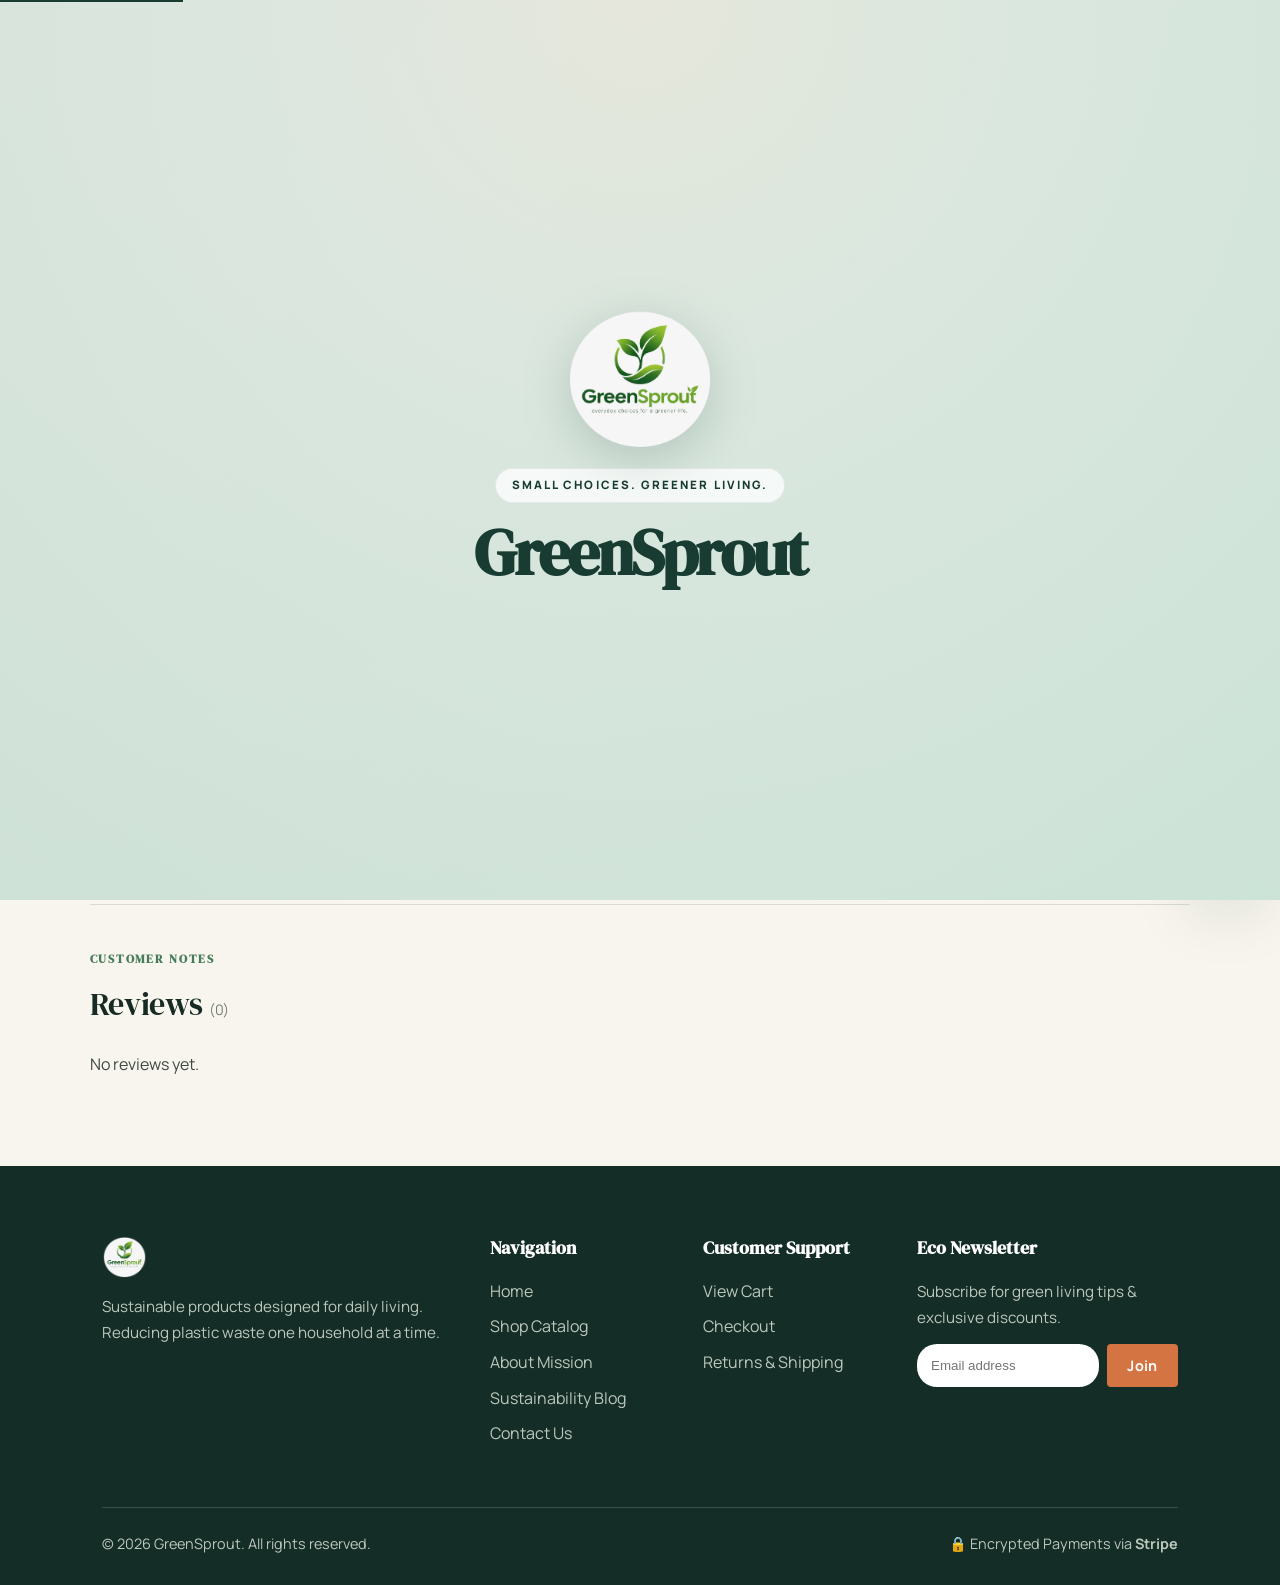
<file: product.html>
<!DOCTYPE html>
<html lang="en">
<head>
    <meta charset="UTF-8">
    <meta name="viewport" content="width=device-width, initial-scale=1.0">
    <title>Product Details | GreenSprout</title>
    <link rel="stylesheet" href="css/style.css">
    <link rel="icon" href="images/logo.png" type="image/png">
</head>
<body>
    <a href="#main-content" class="skip-link">Skip to main content</a>

    <!-- HEADER -->
    <header class="navbar">
        <div class="logo-area">
            <a href="index.html">
                <img src="images/logo.png" alt="GreenSprout Logo" width="180" height="42">
            </a>
        </div>

        <button class="mobile-menu-toggle" aria-label="Toggle Menu" aria-expanded="false">
            ☰
        </button>

        <nav>
            <a href="index.html">Home</a>
            <a href="shop.html" class="active">Shop</a>
            <a href="about.html">About Us</a>
            <a href="blog.html">Blog</a>
            <a href="contact.html">Contact</a>
            <a href="cart.html">
                Cart 🛒
                <span class="cart-count">0</span>
            </a>
        </nav>
    </header>

    <main id="main-content">
        <section class="product-page">
            <div id="product-container" class="container">
                <div style="text-align: center; padding: 60px;">
                    <p>Loading eco-friendly product details...</p>
                </div>
            </div>
        </section>
    </main>

    <!-- FOOTER -->
    <footer>
        <div class="footer-grid">
            <div class="footer-col">
                <div class="logo-area" style="margin-bottom: 16px;">
                    <img src="images/logo.png" alt="GreenSprout Logo" width="160">
                </div>
                <p>Sustainable products designed for daily living. Reducing plastic waste one household at a time.</p>
            </div>

            <div class="footer-col">
                <h4>Navigation</h4>
                <ul class="footer-links">
                    <li><a href="index.html">Home</a></li>
                    <li><a href="shop.html">Shop Catalog</a></li>
                    <li><a href="about.html">About Mission</a></li>
                    <li><a href="blog.html">Sustainability Blog</a></li>
                    <li><a href="contact.html">Contact Us</a></li>
                </ul>
            </div>

            <div class="footer-col">
                <h4>Customer Support</h4>
                <ul class="footer-links">
                    <li><a href="cart.html">View Cart</a></li>
                    <li><a href="checkout.html">Checkout</a></li>
                    <li><a href="contact.html">Returns & Shipping</a></li>
                </ul>
            </div>

            <div class="footer-col">
                <h4>Eco Newsletter</h4>
                <p style="margin-bottom: 14px;">Subscribe for green living tips & exclusive discounts.</p>
                <form class="newsletter-form" style="display: flex; gap: 8px;">
                    <input type="email" placeholder="Email address" required style="padding: 10px 14px; border-radius: 20px; border: none; width: 100%;">
                    <button type="submit" class="green-button" style="padding: 10px 18px;">Join</button>
                </form>
            </div>
        </div>

        <div class="footer-bottom">
            <p>© 2026 GreenSprout. All rights reserved.</p>
            <div>🔒 Encrypted Payments via <strong>Stripe</strong></div>
        </div>
    </footer>

    <script src="js/products.js"></script>
    <script src="js/cart.js"></script>
    <script src="js/main.js"></script>

    <script>
    let selectedQuantity = 1;

    document.addEventListener("DOMContentLoaded", () => {
        const urlParams = new URLSearchParams(window.location.search);
        const productId = Number(urlParams.get("id")) || 1;
        const product = getProductById(productId);
        const container = document.getElementById("product-container");

        if (product) {
            document.title = `${product.name} | GreenSprout`;
            const stockInfo = getStockStatus(product.stock);
            const isWish = isWishlisted(product.id);

            container.innerHTML = `
                <nav class="product-breadcrumb" aria-label="Breadcrumb">
                    <a href="shop.html">Shop</a>
                    <span aria-hidden="true">/</span>
                    <span>${product.name}</span>
                </nav>
                <div class="product-detail">
                    <!-- Image Gallery Column -->
                    <div class="big-product-image">
                        <img src="${product.image}" alt="${product.name}" id="mainProductImg">
                    </div>

                    <!-- Info Column -->
                    <div class="product-info-page">
                        <span class="section-label">${product.category.toUpperCase()}</span>
                        <h1>${product.name}</h1>
                        
                        <div class="product-rating product-detail-rating">
                            ${product.reviewsCount ? `★★★★★ <span>(${product.reviewsCount} customer reviews)</span>` : 'No reviews yet'}
                        </div>

                        <div class="detail-price">${formatPrice(product.price)}</div>

                        <p class="description">${product.longDescription}</p>

                        <!-- Specifications & Sustainability Breakdown -->
                        <div class="product-meta-specs">
                            <div class="spec-item">
                                <strong>Materials</strong><span>${product.materials}</span>
                            </div>
                            <div class="spec-item">
                                <strong>Eco impact</strong><span>${product.impact}</span>
                            </div>
                            <div class="spec-item">
                                <strong>Packaging</strong><span>${product.packaging}</span>
                            </div>
                        </div>

                        <!-- Stock Indicator -->
                        <div class="product-availability">
                            <span class="stock-indicator ${stockInfo.class}">
                                ● ${stockInfo.text}
                            </span>
                        </div>

                        <!-- Quantity Selector & Action Controls -->
                        <div class="product-detail-actions">
                            <div class="quantity-picker">
                                <button onclick="adjustQty(-1)" aria-label="Decrease quantity">−</button>
                                <span id="qtyVal" aria-live="polite">1</span>
                                <button onclick="adjustQty(1)" aria-label="Increase quantity">+</button>
                            </div>

                            <button 
                                class="add-cart-button product-detail-add" 
                                onclick="handleDetailAddToCart(${product.id})"
                                ${!stockInfo.canAdd ? 'disabled' : ''}
                            >
                                ${stockInfo.canAdd ? 'Add to Cart' : 'Out of Stock'}
                            </button>

                            <button 
                                class="wishlist-btn product-detail-wishlist ${isWish ? 'active' : ''}" 
                                onclick="toggleWishlist(${product.id})" 
                                aria-label="${isWish ? 'Remove from favourites' : 'Add to favourites'}"
                                aria-pressed="${isWish}"
                                data-id="${product.id}"
                            ></button>
                        </div>

                        <!-- Trust signals -->
                        <div class="product-detail-trust">
                            <span>Secure checkout</span>
                            <span>Plastic-free packaging</span>
                            <span>Easy returns</span>
                        </div>
                    </div>
                </div>

                <!-- Customer Reviews Section -->
                <section class="product-reviews" aria-labelledby="reviewsTitle">
                    <div class="product-reviews-heading">
                        <div>
                            <span class="section-label">CUSTOMER NOTES</span>
                            <h2 id="reviewsTitle">Reviews <span>(${product.reviewsCount})</span></h2>
                        </div>
                    </div>
                    <p>${product.reviewsCount ? 'Customer reviews will appear here.' : 'No reviews yet.'}</p>
                </section>
            `;
        } else {
            container.innerHTML = `
                <div class="no-products">
                    <h2>Product Not Found</h2>
                    <p>The requested eco product could not be located in our catalog.</p>
                    <a href="shop.html" class="green-button" style="margin-top: 16px;">Back to Shop</a>
                </div>
            `;
        }
    });

    function adjustQty(delta) {
        selectedQuantity += delta;
        if (selectedQuantity < 1) selectedQuantity = 1;
        const qtyEl = document.getElementById("qtyVal");
        if (qtyEl) qtyEl.textContent = selectedQuantity;
    }

    function handleDetailAddToCart(productId) {
        addToCart(productId, selectedQuantity);
    }
    </script>
</body>
</html>
</file>
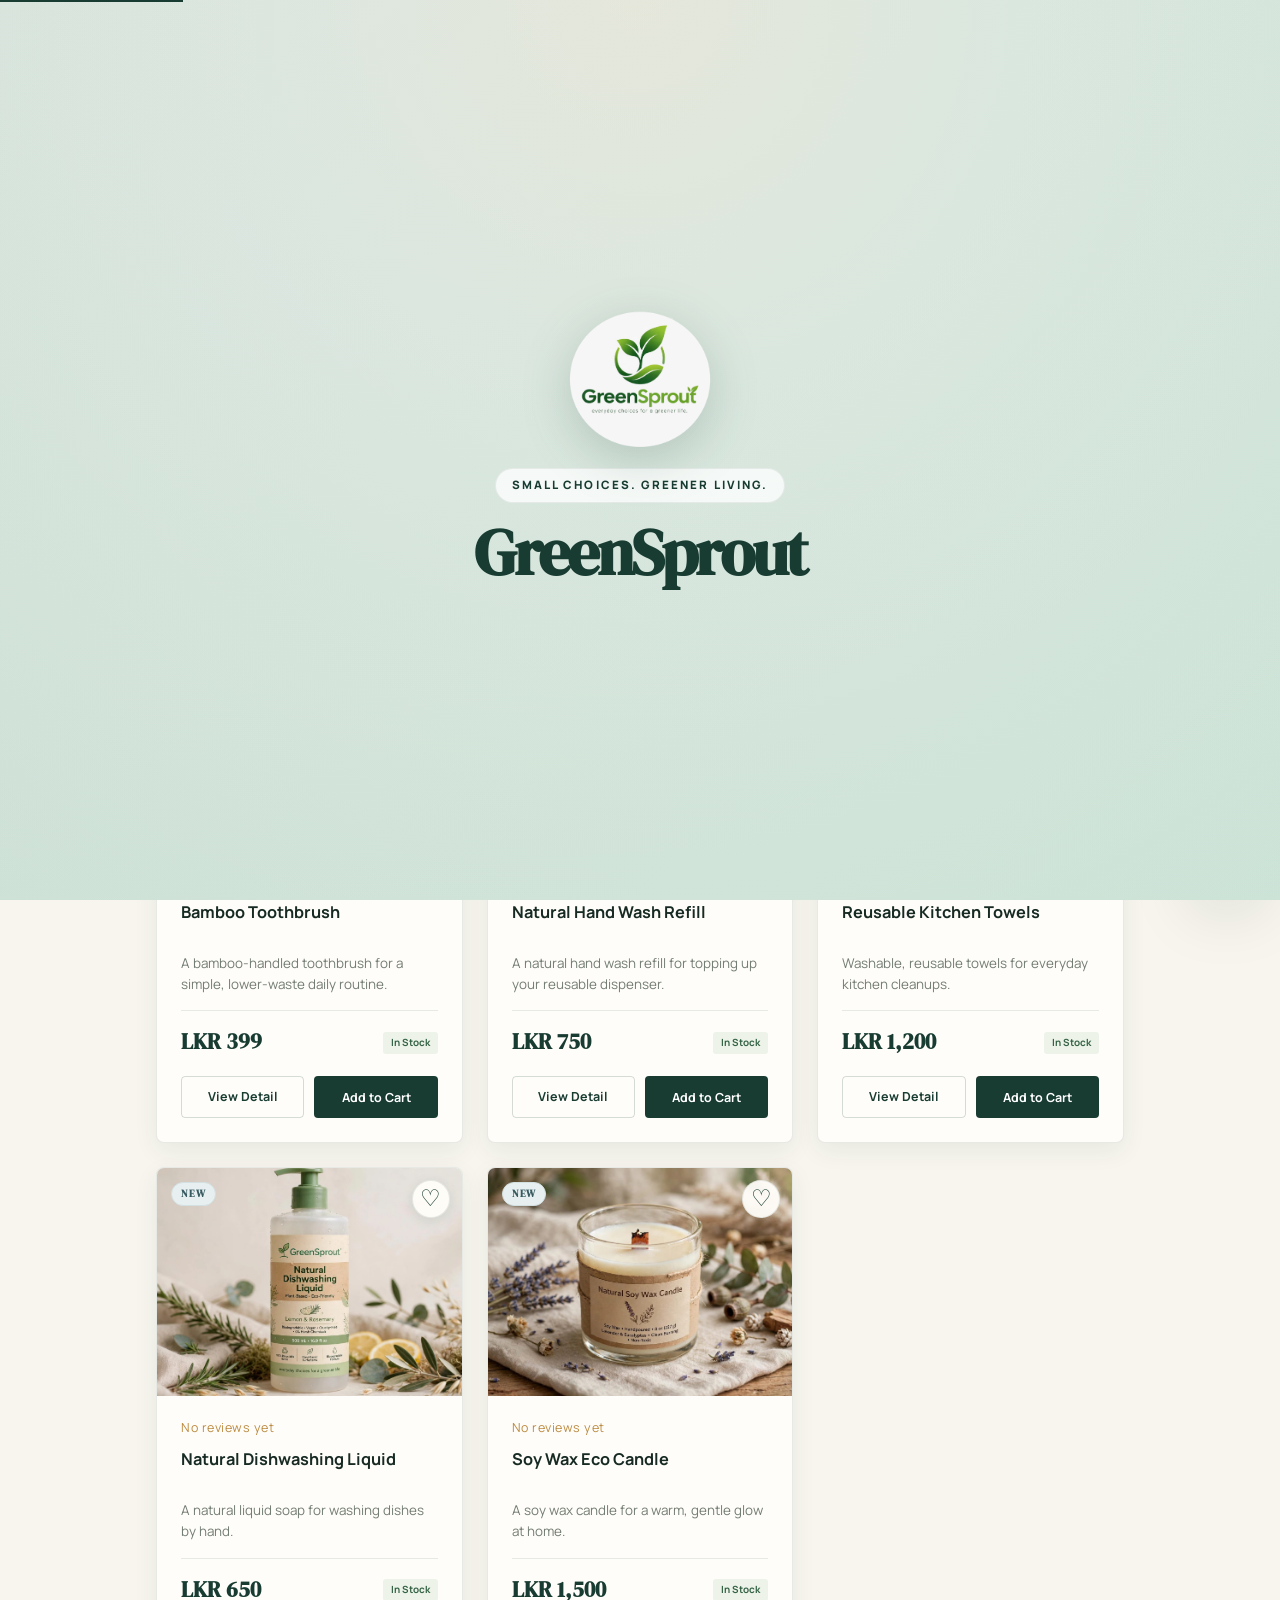
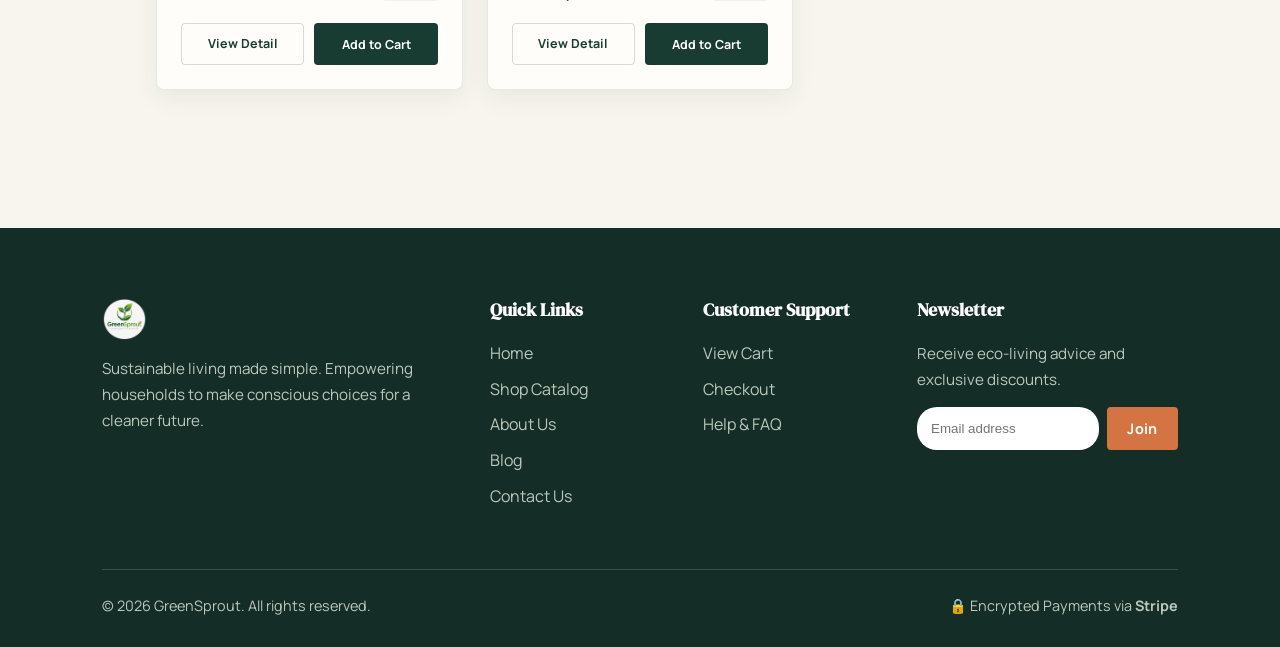
<file: Shop.html>
<!DOCTYPE html>
<html lang="en">
<head>
    <meta charset="UTF-8">
    <meta name="viewport" content="width=device-width, initial-scale=1.0">
    <title>Shop Eco-Friendly Products | GreenSprout</title>
    <meta name="description" content="Browse GreenSprout's collection of eco-friendly daily essentials including bamboo toothbrushes, natural hand wash refills, reusable kitchen towels, natural dishwashing liquid, and soy wax candles.">
    <link rel="stylesheet" href="css/style.css">
    <link rel="icon" href="images/logo.png" type="image/png">
</head>
<body>
    <a href="#main-content" class="skip-link">Skip to main content</a>

    <header class="navbar">
        <div class="logo-area">
            <a href="index.html" aria-label="GreenSprout Home">
                <img src="images/logo.png" alt="GreenSprout Logo" width="180" height="42">
            </a>
        </div>

        <button class="mobile-menu-toggle" aria-label="Toggle Navigation Menu" aria-expanded="false">
            ☰
        </button>

        <nav>
            <a href="index.html">Home</a>
            <a href="shop.html" class="active">Shop</a>
            <a href="about.html">About Us</a>
            <a href="blog.html">Blog</a>
            <a href="contact.html">Contact</a>
            <a href="cart.html">
                Cart 🛒
                <span class="cart-count">0</span>
            </a>
        </nav>
    </header>

    <main id="main-content">
        <section class="simple-page-header">
            <span class="section-label">GREENSPROUT CATALOG</span>
            <h1>Our Eco-Friendly Products</h1>
            <p>Explore practical, zero-waste products designed for a healthier home and planet.</p>
        </section>

        <section class="shop-section">
            <div class="container">
                <div class="shop-controls">
                    <div class="search-wrap">
                        <span class="search-icon">🔍</span>
                        <input type="text" id="searchInput" placeholder="Search products (e.g. bamboo, towel, wash)..." aria-label="Search products">
                    </div>

                    <div class="filter-group">
                        <select id="categoryFilter" aria-label="Filter by Category">
                            <option value="all">All Categories</option>
                            <option value="home">Home & Kitchen</option>
                            <option value="personal">Personal Care</option>
                            <option value="zerowaste">Zero Waste Essentials</option>
                        </select>

                        <select id="sortFilter" aria-label="Sort products">
                            <option value="featured">Featured</option>
                            <option value="price-low">Price: Low to High</option>
                            <option value="price-high">Price: High to Low</option>
                            <option value="rating">Highest Rated</option>
                            <option value="name">Alphabetical (A-Z)</option>
                        </select>

                        <select id="availabilityFilter" aria-label="Filter by Availability">
                            <option value="all">All Items</option>
                            <option value="instock">In Stock Only</option>
                        </select>
                    </div>
                </div>

                <div id="productGrid" class="product-grid" aria-live="polite"></div>
            </div>
        </section>
    </main>

    <footer>
        <div class="footer-grid">
            <div class="footer-col">
                <div class="logo-area" style="margin-bottom: 16px;">
                    <img src="images/logo.png" alt="GreenSprout Logo" width="160">
                </div>
                <p>Sustainable living made simple. Empowering households to make conscious choices for a cleaner future.</p>
            </div>

            <div class="footer-col">
                <h4>Quick Links</h4>
                <ul class="footer-links">
                    <li><a href="index.html">Home</a></li>
                    <li><a href="shop.html">Shop Catalog</a></li>
                    <li><a href="about.html">About Us</a></li>
                    <li><a href="blog.html">Blog</a></li>
                    <li><a href="contact.html">Contact Us</a></li>
                </ul>
            </div>

            <div class="footer-col">
                <h4>Customer Support</h4>
                <ul class="footer-links">
                    <li><a href="cart.html">View Cart</a></li>
                    <li><a href="checkout.html">Checkout</a></li>
                    <li><a href="contact.html">Help & FAQ</a></li>
                </ul>
            </div>

            <div class="footer-col">
                <h4>Newsletter</h4>
                <p style="margin-bottom: 14px;">Receive eco-living advice and exclusive discounts.</p>
                <form class="newsletter-form" style="display: flex; gap: 8px;">
                    <input type="email" placeholder="Email address" required style="padding: 10px 14px; border-radius: 20px; border: none; width: 100%;">
                    <button type="submit" class="green-button" style="padding: 10px 18px; font-size: 0.9rem;">Join</button>
                </form>
            </div>
        </div>

        <div class="footer-bottom">
            <p>© 2026 GreenSprout. All rights reserved.</p>
            <div>🔒 Encrypted Payments via <strong>Stripe</strong></div>
        </div>
    </footer>

    <script src="js/products.js"></script>
    <script src="js/cart.js"></script>
    <script src="js/main.js"></script>

    <script>
    function displayProducts() {
        const productGrid = document.getElementById("productGrid");
        const searchText = (document.getElementById("searchInput")?.value || "").toLowerCase().trim();
        const category = document.getElementById("categoryFilter")?.value || "all";
        const sortBy = document.getElementById("sortFilter")?.value || "featured";
        const availability = document.getElementById("availabilityFilter")?.value || "all";

        if (!productGrid) return;
        productGrid.innerHTML = "";

        let filtered = products.filter(product => {
            const matchesSearch = product.name.toLowerCase().includes(searchText) || 
                                  product.description.toLowerCase().includes(searchText);
            
            let matchesCategory = true;
            if (category !== "all") {
                matchesCategory = product.category === category;
            }

            let matchesAvailability = true;
            if (availability === "instock") {
                matchesAvailability = product.stock > 0;
            }

            return matchesSearch && matchesCategory && matchesAvailability;
        });

        if (sortBy === "price-low") {
            filtered.sort((a, b) => a.price - b.price);
        } else if (sortBy === "price-high") {
            filtered.sort((a, b) => b.price - a.price);
        } else if (sortBy === "rating") {
            filtered.sort((a, b) => b.rating - a.rating);
        } else if (sortBy === "name") {
            filtered.sort((a, b) => a.name.localeCompare(b.name));
        }

        if (filtered.length === 0) {
            productGrid.innerHTML = `
                <div class="no-products">
                    <h3>No products found</h3>
                    <p>Try refining your search terms or clearing category filters.</p>
                    <button onclick="resetFilters()" class="green-button" style="margin-top: 16px;">Reset Filters</button>
                </div>
            `;
            return;
        }

        filtered.forEach(product => productGrid.appendChild(createProductCard(product)));
    }

    function createProductCard(product) {
        const stockInfo = getStockStatus(product.stock);
        const isWish = isWishlisted(product.id);
        let badgeClass = "badge-ecopick";
        if (product.badge === "BEST SELLER") badgeClass = "badge-bestseller";
        if (product.badge === "NEW") badgeClass = "badge-new";
        if (product.badge === "LOW STOCK") badgeClass = "badge-lowstock";
        if (product.stock === 0) badgeClass = "badge-outofstock";

        const card = document.createElement("article");
        card.className = "product-card";
        card.innerHTML = `
            <span class="product-card-badge ${badgeClass}">${product.stock === 0 ? 'OUT OF STOCK' : product.badge}</span>
            <button class="wishlist-btn ${isWish ? 'active' : ''}" onclick="toggleWishlist(${product.id})" aria-label="${isWish ? 'Remove from favourites' : 'Add to favourites'}" aria-pressed="${isWish}" data-id="${product.id}"></button>
            <a href="product.html?id=${product.id}" class="product-image-link">
                <img src="${product.image}" alt="${product.name}" class="product-card-image" loading="lazy">
            </a>
            <div class="product-card-content">
                <div class="product-rating">${product.reviewsCount ? `★★★★★ <span>(${product.reviewsCount})</span>` : 'No reviews yet'}</div>
                <h3><a href="product.html?id=${product.id}">${product.name}</a></h3>
                <p>${product.description}</p>
                <div class="product-price-row">
                    <span>${formatPrice(product.price)}</span>
                    <span class="stock-indicator ${stockInfo.class}">${stockInfo.text}</span>
                </div>
                <div class="product-buttons">
                    <a href="product.html?id=${product.id}" class="view-product-button">View Detail</a>
                    <button class="add-cart-button" onclick="addToCart(${product.id})" ${!stockInfo.canAdd ? 'disabled' : ''}>
                        ${stockInfo.canAdd ? 'Add to Cart' : 'Out of Stock'}
                    </button>
                </div>
            </div>
        `;
        return card;
    }

    function resetFilters() {
        if (document.getElementById("searchInput")) document.getElementById("searchInput").value = "";
        if (document.getElementById("categoryFilter")) document.getElementById("categoryFilter").value = "all";
        if (document.getElementById("sortFilter")) document.getElementById("sortFilter").value = "featured";
        if (document.getElementById("availabilityFilter")) document.getElementById("availabilityFilter").value = "all";
        displayProducts();
    }

    document.getElementById("searchInput")?.addEventListener("input", displayProducts);
    document.getElementById("categoryFilter")?.addEventListener("change", displayProducts);
    document.getElementById("sortFilter")?.addEventListener("change", displayProducts);
    document.getElementById("availabilityFilter")?.addEventListener("change", displayProducts);
    displayProducts();
    </script>
</body>
</html>
</file>
<file: css/style.css>
/* ==========================================================================
   GREENSPROUT DESIGN SYSTEM & MASTER STYLESHEET
   ========================================================================== */

@import url('https://fonts.googleapis.com/css2?family=DM+Serif+Display&family=Manrope:wght@400;500;600;700;800&display=swap');

:root {
  /* Brand Color Palette */
  --primary: #1b4332;
  --primary-light: #2d6a4f;
  --primary-accent: #40916c;
  --secondary: #52b788;
  --secondary-soft: #74c69d;
  --bg-sage: #f0f7f4;
  --bg-sage-soft: #e8f3ee;
  --bg-cream: #f9f6f0;
  --bg-warm: #f4efe6;
  --text-dark: #081c15;
  --text-body: #2d3748;
  --text-muted: #64748b;
  --white: #ffffff;
  
  /* Accent Colors */
  --accent-orange: #e76f51;
  --accent-yellow: #f4a261;
  --accent-gold: #e9c46a;
  --accent-blue: #3a86ff;
  --accent-red: #d90429;
  
  /* UI System Variables */
  --font-heading: 'Outfit', -apple-system, BlinkMacSystemFont, sans-serif;
  --font-body: 'Plus Jakarta Sans', -apple-system, BlinkMacSystemFont, sans-serif;
  --radius-sm: 8px;
  --radius-md: 14px;
  --radius-lg: 24px;
  --radius-pill: 50px;
  --shadow-sm: 0 4px 12px rgba(27, 67, 50, 0.05);
  --shadow-md: 0 10px 25px rgba(27, 67, 50, 0.08);
  --shadow-lg: 0 20px 40px rgba(27, 67, 50, 0.12);
  --transition: all 0.3s cubic-bezier(0.4, 0, 0.2, 1);
}

/* Reset & Box Sizing */
*, *::before, *::after {
  box-sizing: border-box;
  margin: 0;
  padding: 0;
}

html {
  scroll-behavior: smooth;
  font-size: 16px;
}

body {
  font-family: var(--font-body);
  color: var(--text-body);
  background-color: var(--bg-cream);
  line-height: 1.6;
  overflow-x: hidden;
  display: flex;
  flex-direction: column;
  min-height: 100vh;
}

#splashScreen {
  position: fixed;
  inset: 0;
  z-index: 9999;
  display: grid;
  place-items: center;
  background: radial-gradient(circle at top, #f8f4ea 0%, #edf4ee 35%, #dfeee5 100%);
  transition: opacity 0.7s ease, visibility 0.7s ease;
  pointer-events: none;
}

#splashScreen::before {
  content: "";
  position: absolute;
  inset: 0;
  background: linear-gradient(135deg, rgba(27, 67, 50, 0.08), rgba(64, 145, 108, 0.12));
}

.splash-inner {
  position: relative;
  z-index: 1;
  display: flex;
  flex-direction: column;
  align-items: center;
  gap: 18px;
  opacity: 0;
  transform: translateY(18px) scale(0.98);
  transition: all 0.8s cubic-bezier(0.2, 0.8, 0.2, 1);
}

.splash-logo {
  width: clamp(120px, 12vw, 180px);
  filter: drop-shadow(0 12px 24px rgba(27, 67, 50, 0.2));
}

.splash-text-wrap {
  text-align: center;
}

.splash-badge {
  display: inline-block;
  padding: 7px 16px;
  border-radius: 999px;
  background: rgba(255, 255, 255, 0.75);
  border: 1px solid rgba(27, 67, 50, 0.08);
  color: var(--primary);
  font-size: 0.72rem;
  letter-spacing: 0.18em;
  text-transform: uppercase;
  font-weight: 800;
}

.splash-text-wrap h1 {
  margin-top: 10px;
  font-size: clamp(2.4rem, 5vw, 4.2rem);
  letter-spacing: -0.04em;
  color: var(--primary);
}

body.splash-visible #splashScreen {
  opacity: 1;
  visibility: visible;
}

body.splash-visible .splash-inner {
  opacity: 1;
  transform: translateY(0) scale(1);
}

body.splash-finished #splashScreen {
  opacity: 0;
  visibility: hidden;
}

body.splash-finished .splash-inner {
  opacity: 0;
  transform: translateY(-12px);
}

img {
  max-width: 100%;
  height: auto;
  display: block;
}

a {
  color: inherit;
  text-decoration: none;
  transition: var(--transition);
}

/* Focus Visible for Accessibility */
:focus-visible {
  outline: 3px solid var(--accent-orange);
  outline-offset: 3px;
  border-radius: 4px;
}

/* Skip link for keyboard users */
.skip-link {
  position: absolute;
  top: -40px;
  left: 0;
  background: var(--primary);
  color: var(--white);
  padding: 8px 16px;
  z-index: 10000;
  transition: top 0.2s;
}
.skip-link:focus {
  top: 0;
}

/* Typography Headings */
h1, h2, h3, h4, h5, h6 {
  font-family: var(--font-heading);
  color: var(--text-dark);
  line-height: 1.25;
  font-weight: 700;
}

h1 { font-size: clamp(2.2rem, 5vw, 3.6rem); letter-spacing: -0.02em; }
h2 { font-size: clamp(1.75rem, 3.5vw, 2.5rem); letter-spacing: -0.01em; }
h3 { font-size: clamp(1.25rem, 2.5vw, 1.6rem); }
h4 { font-size: 1.15rem; }

.section-label {
  display: inline-block;
  font-family: var(--font-heading);
  font-size: 0.85rem;
  font-weight: 800;
  letter-spacing: 2px;
  text-transform: uppercase;
  color: var(--primary-accent);
  background-color: rgba(64, 145, 108, 0.12);
  padding: 6px 16px;
  border-radius: var(--radius-pill);
  margin-bottom: 12px;
}

/* Containers */
.container {
  width: 90%;
  max-width: 1240px;
  margin: 0 auto;
}

/* ==========================================================================
   HEADER & NAVIGATION
   ========================================================================== */

.navbar, header {
  position: sticky;
  top: 0;
  z-index: 1000;
  background: rgba(255, 255, 255, 0.94);
  backdrop-filter: blur(12px);
  -webkit-backdrop-filter: blur(12px);
  border-bottom: 1px solid rgba(27, 67, 50, 0.08);
  padding: 14px 6%;
  display: flex;
  align-items: center;
  justify-content: space-between;
  transition: var(--transition);
}

.navbar-scrolled {
  padding: 10px 6%;
  box-shadow: var(--shadow-sm);
  background: rgba(255, 255, 255, 0.98);
}

.logo-area, .logo {
  display: flex;
  align-items: center;
  gap: 10px;
  font-family: var(--font-heading);
  font-size: 1.5rem;
  font-weight: 800;
  color: var(--primary);
}

.logo-area img, .logo img {
  height: 42px;
  width: auto;
  object-fit: contain;
}

nav {
  display: flex;
  align-items: center;
  gap: 28px;
}

nav a {
  font-weight: 600;
  font-size: 0.98rem;
  color: var(--text-dark);
  position: relative;
  padding: 6px 2px;
}

nav a::after {
  content: '';
  position: absolute;
  bottom: 0;
  left: 0;
  width: 0;
  height: 2.5px;
  background-color: var(--primary-accent);
  border-radius: 2px;
  transition: var(--transition);
}

nav a:hover, nav a.active {
  color: var(--primary-accent);
}

nav a:hover::after, nav a.active::after {
  width: 100%;
}

.cart-count {
  background: var(--accent-orange);
  color: var(--white);
  font-size: 0.75rem;
  font-weight: 800;
  padding: 2px 7px;
  border-radius: var(--radius-pill);
  margin-left: 4px;
  display: inline-flex;
  align-items: center;
  justify-content: center;
  min-width: 20px;
}

.mobile-menu-toggle {
  display: none;
  background: none;
  border: none;
  font-size: 1.8rem;
  color: var(--primary);
  cursor: pointer;
  padding: 4px;
}

/* ==========================================================================
   BUTTONS
   ========================================================================== */

.hero-button, .green-button, .btn-primary, .checkout-button, .continue-button, .pay-button {
  display: inline-flex;
  align-items: center;
  justify-content: center;
  gap: 10px;
  background-color: var(--primary);
  color: var(--white);
  font-family: var(--font-heading);
  font-size: 1.05rem;
  font-weight: 700;
  padding: 14px 32px;
  border-radius: var(--radius-pill);
  border: 2px solid var(--primary);
  cursor: pointer;
  box-shadow: 0 4px 14px rgba(27, 67, 50, 0.2);
  transition: var(--transition);
  text-align: center;
}

.hero-button:hover, .green-button:hover, .btn-primary:hover, .checkout-button:hover, .continue-button:hover, .pay-button:hover {
  background-color: var(--primary-light);
  border-color: var(--primary-light);
  transform: translateY(-2px);
  box-shadow: 0 8px 22px rgba(27, 67, 50, 0.28);
}

.hero-button-secondary, .btn-secondary {
  display: inline-flex;
  align-items: center;
  justify-content: center;
  gap: 10px;
  background-color: transparent;
  color: var(--primary);
  font-family: var(--font-heading);
  font-size: 1.05rem;
  font-weight: 700;
  padding: 14px 32px;
  border-radius: var(--radius-pill);
  border: 2px solid var(--primary);
  cursor: pointer;
  transition: var(--transition);
}

.hero-button-secondary:hover, .btn-secondary:hover {
  background-color: var(--bg-sage-soft);
  transform: translateY(-2px);
}

/* ==========================================================================
   HERO SECTION
   ========================================================================== */

.hero {
  padding: 80px 8%;
  background: linear-gradient(135deg, var(--bg-sage) 0%, var(--bg-cream) 100%);
  display: grid;
  grid-template-columns: 1.1fr 0.9fr;
  gap: 40px;
  align-items: center;
  min-height: 80vh;
  position: relative;
  overflow: hidden;
}

.hero::before {
  content: '';
  position: absolute;
  width: 450px;
  height: 450px;
  border-radius: 50%;
  background: radial-gradient(circle, rgba(116, 198, 157, 0.15) 0%, rgba(255,255,255,0) 70%);
  top: -100px;
  right: -50px;
  pointer-events: none;
}

.hero-content {
  max-width: 640px;
}

.hero-small-title {
  font-family: var(--font-heading);
  font-weight: 800;
  font-size: 0.9rem;
  letter-spacing: 2px;
  color: var(--primary-accent);
  text-transform: uppercase;
  margin-bottom: 14px;
}

.hero h1 {
  margin-bottom: 20px;
  color: var(--text-dark);
}

.hero p {
  font-size: 1.15rem;
  color: var(--text-muted);
  margin-bottom: 32px;
  line-height: 1.7;
}

.hero-cta-group {
  display: flex;
  align-items: center;
  gap: 16px;
  flex-wrap: wrap;
  margin-bottom: 40px;
}

.hero-trust-bar {
  display: flex;
  align-items: center;
  gap: 24px;
  padding-top: 24px;
  border-top: 1px solid rgba(27, 67, 50, 0.1);
  flex-wrap: wrap;
}

.trust-item {
  display: flex;
  align-items: center;
  gap: 8px;
  font-size: 0.9rem;
  font-weight: 600;
  color: var(--primary);
}

.trust-icon {
  font-size: 1.2rem;
}

.hero-image-wrap {
  position: relative;
  display: flex;
  align-items: center;
  justify-content: center;
}

.hero-image-wrap img {
  width: 100%;
  max-height: 480px;
  object-fit: cover;
  border-radius: var(--radius-lg);
  box-shadow: var(--shadow-lg);
  border: 4px solid var(--white);
}

/* ==========================================================================
   HOMEPAGE SECTIONS
   ========================================================================== */

.home-introduction {
  padding: 90px 8%;
  background: var(--white);
  display: grid;
  grid-template-columns: 1fr 1fr;
  gap: 60px;
  align-items: center;
}

.intro-text h2 {
  margin-bottom: 20px;
}

.intro-text p {
  font-size: 1.08rem;
  color: var(--text-body);
  margin-bottom: 28px;
  line-height: 1.8;
}

.intro-image img {
  width: 100%;
  border-radius: var(--radius-lg);
  box-shadow: var(--shadow-md);
}

/* FEATURED PRODUCTS & SHOP GRID */

.featured-products, .shop-section {
  padding: 90px 8%;
  text-align: center;
}

.featured-products h2, .shop-section h2 {
  margin-bottom: 48px;
}

.home-product-grid, .product-grid {
  display: grid;
  grid-template-columns: repeat(auto-fill, minmax(270px, 1fr));
  gap: 32px;
  margin-bottom: 48px;
  text-align: left;
}

/* PRODUCT CARD */

.product-card, .home-product-card {
  background: var(--white);
  border-radius: var(--radius-md);
  overflow: hidden;
  box-shadow: var(--shadow-sm);
  border: 1px solid rgba(27, 67, 50, 0.06);
  transition: var(--transition);
  display: flex;
  flex-direction: column;
  position: relative;
}

.product-card:hover, .home-product-card:hover {
  transform: translateY(-6px);
  box-shadow: var(--shadow-md);
  border-color: rgba(64, 145, 108, 0.3);
}

.product-card-badge {
  position: absolute;
  top: 14px;
  left: 14px;
  z-index: 10;
  font-family: var(--font-heading);
  font-size: 0.72rem;
  font-weight: 800;
  padding: 4px 12px;
  border-radius: var(--radius-pill);
  text-transform: uppercase;
  letter-spacing: 0.5px;
  color: var(--white);
}

.badge-bestseller { background-color: var(--accent-orange); }
.badge-ecopick { background-color: var(--primary-accent); }
.badge-new { background-color: var(--accent-yellow); color: var(--text-dark); }
.badge-lowstock { background-color: #d97706; }
.badge-outofstock { background-color: var(--accent-red); }

.wishlist-btn {
  position: absolute;
  top: 14px;
  right: 14px;
  z-index: 10;
  background: rgba(255, 255, 255, 0.9);
  border: none;
  width: 36px;
  height: 36px;
  border-radius: 50%;
  display: flex;
  align-items: center;
  justify-content: center;
  font-size: 1.1rem;
  cursor: pointer;
  transition: var(--transition);
  box-shadow: 0 2px 8px rgba(0,0,0,0.1);
}

.wishlist-btn:hover, .wishlist-btn.active {
  background: var(--white);
  transform: scale(1.1);
}

.product-card-image, .home-product-card img {
  width: 100%;
  height: 240px;
  object-fit: cover;
  background-color: var(--bg-sage);
  transition: var(--transition);
}

.product-card:hover .product-card-image {
  transform: scale(1.03);
}

.product-card-content, .home-product-card {
  padding: 22px;
  display: flex;
  flex-direction: column;
  flex-grow: 1;
}

.product-rating {
  display: flex;
  align-items: center;
  gap: 4px;
  font-size: 0.85rem;
  color: var(--accent-gold);
  margin-bottom: 8px;
}

.product-card h3, .home-product-card h3 {
  font-size: 1.2rem;
  margin-bottom: 8px;
  color: var(--text-dark);
}

.product-card p, .home-product-card p {
  font-size: 0.92rem;
  color: var(--text-muted);
  margin-bottom: 16px;
  display: -webkit-box;
  -webkit-line-clamp: 2;
  -webkit-box-orient: vertical;
  overflow: hidden;
  flex-grow: 1;
}

.product-price-row {
  display: flex;
  align-items: center;
  justify-content: space-between;
  margin-bottom: 16px;
}

.product-card span, .product-card h4, .home-product-card span {
  font-family: var(--font-heading);
  font-size: 1.25rem;
  font-weight: 800;
  color: var(--primary);
}

.stock-indicator {
  font-size: 0.8rem;
  font-weight: 700;
}
.stock-indicator.in-stock { color: var(--primary-accent); }
.stock-indicator.low-stock { color: #d97706; }
.stock-indicator.out-of-stock { color: var(--accent-red); }

.product-buttons {
  display: grid;
  grid-template-columns: 1fr 1fr;
  gap: 10px;
}

.view-product-button, .btn-outline {
  display: inline-flex;
  align-items: center;
  justify-content: center;
  background-color: var(--bg-sage);
  color: var(--primary);
  font-weight: 700;
  font-size: 0.9rem;
  padding: 10px 14px;
  border-radius: var(--radius-pill);
  border: 1px solid var(--secondary-soft);
  text-align: center;
  transition: var(--transition);
}

.view-product-button:hover {
  background-color: var(--secondary-soft);
  color: var(--primary);
}

.add-cart-button {
  background-color: var(--primary);
  color: var(--white);
  font-weight: 700;
  font-size: 0.9rem;
  padding: 10px 14px;
  border-radius: var(--radius-pill);
  border: none;
  cursor: pointer;
  transition: var(--transition);
}

.add-cart-button:hover {
  background-color: var(--primary-light);
}

.add-cart-button:disabled {
  background-color: #cbd5e1;
  cursor: not-allowed;
}

/* WHY GREENSPROUT TRUST SECTION */

.why-section {
  padding: 112px 8% 96px;
  background: var(--bg-cream);
  text-align: center;
  border-top: 1px solid rgba(27, 67, 50, 0.08);
}

.why-grid {
  display: grid;
  grid-template-columns: repeat(auto-fit, minmax(240px, 1fr));
  gap: 20px;
  margin-top: 52px;
}

.why-card, .value-card {
  background: rgba(255, 255, 255, 0.72);
  padding: 32px 28px 26px;
  border-radius: 18px;
  border: 1px solid rgba(27, 67, 50, 0.11);
  box-shadow: none;
  transition: var(--transition);
  text-align: left;
}

.why-card:hover, .value-card:hover {
  transform: translateY(-3px);
  box-shadow: 0 18px 35px rgba(27, 67, 50, 0.08);
  border-color: rgba(27, 67, 50, 0.18);
}

.why-icon {
  font-size: 2.5rem;
  margin-bottom: 20px;
  background: var(--bg-sage-soft);
  width: 70px;
  height: 70px;
  border-radius: 50%;
  display: inline-flex;
  align-items: center;
  justify-content: center;
}

.why-card h3, .value-card h3 {
  margin-bottom: 12px;
  font-size: clamp(1.35rem, 1.5vw, 1.7rem);
  font-weight: 600;
  line-height: 1.25;
  letter-spacing: -0.02em;
}

.why-card p, .value-card p {
  color: var(--text-muted);
  font-size: 0.98rem;
  line-height: 1.7;
  margin: 0;
}

.review-section {
  background: #f9f7f1;
}

.review-grid {
  margin-top: 42px;
}

.review-card {
  display: flex;
  flex-direction: column;
  justify-content: space-between;
  min-height: 270px;
}

.review-card .product-rating {
  color: #d9a623;
  letter-spacing: 0.18em;
  margin-bottom: 18px;
  font-size: 0.95rem;
}

.review-quote {
  font-style: italic;
  color: var(--text-dark);
  margin-bottom: 18px !important;
}

.review-meta {
  display: flex;
  flex-wrap: wrap;
  gap: 8px 10px;
  align-items: center;
  font-size: 0.85rem;
  color: var(--text-muted);
}

.review-meta strong {
  color: var(--text-dark);
  font-weight: 700;
}

.review-meta span {
  color: var(--primary-accent);
  font-weight: 600;
}

/* CTA BANNER */

.home-cta {
  padding: 90px 8%;
  background: linear-gradient(135deg, var(--primary) 0%, var(--primary-light) 100%);
  color: var(--white);
  text-align: center;
  border-radius: var(--radius-lg);
  margin: 60px 8%;
  box-shadow: var(--shadow-lg);
}

.home-cta h2 {
  color: var(--white);
  margin-bottom: 16px;
}

.home-cta p {
  font-size: 1.15rem;
  margin-bottom: 32px;
  opacity: 0.9;
}

.home-cta .hero-button {
  background-color: var(--accent-orange);
  border-color: var(--accent-orange);
}
.home-cta .hero-button:hover {
  background-color: #d95d41;
  border-color: #d95d41;
}

/* ==========================================================================
   PAGE HEADER
   ========================================================================== */

.simple-page-header {
  padding: 60px 8%;
  background: var(--bg-sage-soft);
  text-align: center;
  border-bottom: 1px solid rgba(27, 67, 50, 0.08);
}

.simple-page-header h1 {
  margin-bottom: 12px;
}

.simple-page-header p {
  font-size: 1.1rem;
  color: var(--text-muted);
  max-width: 600px;
  margin: 0 auto;
}

/* ==========================================================================
   SHOP CONTROLS (SEARCH & FILTERS)
   ========================================================================== */

.shop-controls {
  display: flex;
  gap: 16px;
  margin-bottom: 40px;
  flex-wrap: wrap;
  align-items: center;
  justify-content: space-between;
  background: var(--white);
  padding: 20px 24px;
  border-radius: var(--radius-md);
  box-shadow: var(--shadow-sm);
}

.search-wrap {
  flex: 1;
  min-width: 260px;
  position: relative;
}

.shop-controls input[type="text"] {
  width: 100%;
  padding: 12px 20px 12px 42px;
  border: 1px solid #cbd5e1;
  border-radius: var(--radius-pill);
  font-family: var(--font-body);
  font-size: 0.95rem;
  transition: var(--transition);
}

.search-icon {
  position: absolute;
  left: 16px;
  top: 50%;
  transform: translateY(-50%);
  font-size: 1rem;
  color: var(--text-muted);
}

.filter-group {
  display: flex;
  gap: 12px;
  flex-wrap: wrap;
}

.shop-controls select {
  padding: 12px 20px;
  border: 1px solid #cbd5e1;
  border-radius: var(--radius-pill);
  font-family: var(--font-body);
  font-size: 0.95rem;
  background-color: var(--white);
  cursor: pointer;
  color: var(--text-dark);
}

.no-products {
  grid-column: 1 / -1;
  text-align: center;
  padding: 60px 20px;
  background: var(--white);
  border-radius: var(--radius-md);
  box-shadow: var(--shadow-sm);
}

.no-products h3 {
  color: var(--primary);
  margin-bottom: 10px;
}

/* ==========================================================================
   PRODUCT DETAIL PAGE
   ========================================================================== */

.product-page {
  padding: 60px 8%;
  min-height: 70vh;
}

.product-detail {
  max-width: 1100px;
  margin: 0 auto;
  background: var(--white);
  border-radius: var(--radius-lg);
  padding: 48px;
  display: grid;
  grid-template-columns: 1fr 1fr;
  gap: 50px;
  box-shadow: var(--shadow-md);
}

.big-product-image {
  background: var(--bg-sage);
  border-radius: var(--radius-md);
  min-height: 420px;
  display: flex;
  align-items: center;
  justify-content: center;
  overflow: hidden;
}

.big-product-image img {
  width: 100%;
  height: 100%;
  object-fit: cover;
  border-radius: var(--radius-md);
}

.product-info-page h1 {
  font-size: 2.2rem;
  margin-bottom: 12px;
}

.detail-price {
  font-family: var(--font-heading);
  color: var(--primary);
  font-size: 2rem;
  font-weight: 800;
  margin: 16px 0;
}

.description {
  color: var(--text-body);
  font-size: 1.05rem;
  line-height: 1.8;
  margin-bottom: 24px;
}

.product-meta-specs {
  background: var(--bg-sage);
  padding: 20px;
  border-radius: var(--radius-md);
  margin-bottom: 24px;
}

.spec-item {
  display: flex;
  gap: 8px;
  margin-bottom: 8px;
  font-size: 0.95rem;
}
.spec-item:last-child { margin-bottom: 0; }
.spec-item strong { color: var(--primary); }

.quantity-picker {
  display: inline-flex;
  align-items: center;
  border: 1px solid #cbd5e1;
  border-radius: var(--radius-pill);
  overflow: hidden;
  margin-right: 16px;
}

.quantity-picker button {
  background: var(--bg-sage);
  border: none;
  width: 40px;
  height: 40px;
  font-size: 1.2rem;
  cursor: pointer;
  font-weight: bold;
}

.quantity-picker span {
  padding: 0 16px;
  font-weight: bold;
}

/* ==========================================================================
   CART PAGE
   ========================================================================== */

.cart-section {
  padding: 60px 8%;
  max-width: 1000px;
  margin: 0 auto;
}

.cart-item {
  background: var(--white);
  padding: 20px 24px;
  border-radius: var(--radius-md);
  margin-bottom: 16px;
  display: grid;
  grid-template-columns: 2fr 1fr 1fr auto;
  align-items: center;
  gap: 20px;
  box-shadow: var(--shadow-sm);
}

.cart-product {
  display: flex;
  align-items: center;
  gap: 16px;
}

.cart-product-image {
  width: 80px;
  height: 80px;
  object-fit: cover;
  border-radius: var(--radius-sm);
  background: var(--bg-sage);
}

.cart-quantity {
  display: flex;
  align-items: center;
  gap: 10px;
}

.cart-quantity button {
  width: 32px;
  height: 32px;
  border-radius: 50%;
  border: 1px solid #cbd5e1;
  background: var(--white);
  cursor: pointer;
  font-weight: bold;
}

.cart-total {
  background: var(--white);
  padding: 24px;
  border-radius: var(--radius-md);
  margin-top: 24px;
  box-shadow: var(--shadow-sm);
  text-align: right;
}

.cart-total h2 {
  color: var(--primary);
}

.cart-actions {
  display: flex;
  justify-content: space-between;
  align-items: center;
  margin-top: 32px;
}

.continue-shopping {
  color: var(--primary);
  font-weight: 700;
}

.empty-cart {
  text-align: center;
  padding: 60px 20px;
  background: var(--white);
  border-radius: var(--radius-md);
  box-shadow: var(--shadow-sm);
}
.empty-cart h2 { margin-bottom: 12px; color: var(--primary); }
.empty-cart a {
  display: inline-block;
  margin-top: 20px;
  background: var(--primary);
  color: var(--white);
  padding: 12px 28px;
  border-radius: var(--radius-pill);
}

/* ==========================================================================
   CHECKOUT PAGE
   ========================================================================== */

.checkout-page {
  padding: 60px 8%;
  background: var(--bg-sage);
  min-height: 80vh;
}

.checkout-grid {
  max-width: 1100px;
  margin: 0 auto;
  display: grid;
  grid-template-columns: 1.2fr 0.8fr;
  gap: 40px;
}

.checkout-box {
  background: var(--white);
  padding: 40px;
  border-radius: var(--radius-lg);
  box-shadow: var(--shadow-md);
}

.form-group {
  margin-bottom: 20px;
}

.form-group label {
  display: block;
  margin-bottom: 8px;
  font-weight: 700;
  font-size: 0.95rem;
  color: var(--text-dark);
}

.form-group input, .form-group textarea, .form-group select {
  width: 100%;
  padding: 14px;
  border: 1px solid #cbd5e1;
  border-radius: var(--radius-sm);
  font-family: var(--font-body);
  font-size: 1rem;
}

.form-row {
  display: grid;
  grid-template-columns: 1fr 1fr;
  gap: 16px;
}

.checkout-summary-box {
  background: var(--white);
  padding: 32px;
  border-radius: var(--radius-lg);
  box-shadow: var(--shadow-md);
  height: fit-content;
}

.summary-row {
  display: flex;
  justify-content: space-between;
  padding: 12px 0;
  border-bottom: 1px solid #f1f5f9;
}
.summary-row.total {
  border-bottom: none;
  font-size: 1.25rem;
  font-weight: 800;
  color: var(--primary);
  margin-top: 10px;
}

.payment-options {
  margin: 24px 0;
}

.payment-option {
  display: flex;
  align-items: center;
  gap: 16px;
  padding: 16px;
  border: 1.5px solid #cbd5e1;
  border-radius: var(--radius-md);
  margin-bottom: 12px;
  cursor: pointer;
  transition: var(--transition);
}

.payment-option:hover {
  border-color: var(--primary-accent);
  background: var(--bg-sage-soft);
}

/* ==========================================================================
   ORDER CONFIRMATION
   ========================================================================== */

.confirmation-page {
  padding: 80px 8%;
  background: var(--bg-sage);
  min-height: 70vh;
}

.confirmation-box {
  max-width: 700px;
  margin: 0 auto;
  background: var(--white);
  padding: 48px;
  border-radius: var(--radius-lg);
  text-align: center;
  box-shadow: var(--shadow-md);
}

.success-icon {
  font-size: 4rem;
  margin-bottom: 16px;
}

/* ==========================================================================
   BLOG SECTION
   ========================================================================== */

.blog-grid {
  display: grid;
  grid-template-columns: repeat(auto-fit, minmax(300px, 1fr));
  gap: 32px;
  padding: 60px 8%;
}

.blog-card {
  background: var(--white);
  border-radius: var(--radius-md);
  overflow: hidden;
  box-shadow: var(--shadow-sm);
}

.blog-card img {
  width: 100%;
  height: 200px;
  object-fit: cover;
}

.blog-card-body {
  padding: 24px;
}

/* ==========================================================================
   FOOTER
   ========================================================================== */

footer {
  background: var(--text-dark);
  color: #94a3b8;
  padding: 70px 8% 30px;
  margin-top: auto;
}

.footer-grid {
  display: grid;
  grid-template-columns: 2fr 1fr 1fr 1.5fr;
  gap: 40px;
  margin-bottom: 50px;
}

.footer-col h4 {
  color: var(--white);
  margin-bottom: 20px;
}

.footer-col p {
  font-size: 0.95rem;
  line-height: 1.7;
}

.footer-links {
  list-style: none;
}
.footer-links li { margin-bottom: 10px; }
.footer-links a:hover { color: var(--secondary); }

.footer-bottom {
  border-top: 1px solid #1e293b;
  padding-top: 24px;
  display: flex;
  justify-content: space-between;
  align-items: center;
  flex-wrap: wrap;
  gap: 16px;
  font-size: 0.9rem;
}

/* ==========================================================================
   TOAST & MICRO-INTERACTIONS
   ========================================================================== */

.toast-container {
  position: fixed;
  bottom: 24px;
  right: 24px;
  z-index: 10000;
  display: flex;
  flex-direction: column;
  gap: 10px;
}

.toast {
  background: var(--text-dark);
  color: var(--white);
  padding: 14px 20px;
  border-radius: var(--radius-md);
  box-shadow: var(--shadow-lg);
  display: flex;
  align-items: center;
  gap: 12px;
  min-width: 280px;
  animation: slideIn 0.3s cubic-bezier(0.4, 0, 0.2, 1);
}

.toast-success { border-left: 5px solid var(--secondary); }
.toast-warning { border-left: 5px solid var(--accent-orange); }
.toast-error { border-left: 5px solid var(--accent-red); }

@keyframes slideIn {
  from { transform: translateX(100%); opacity: 0; }
  to { transform: translateX(0); opacity: 1; }
}

.toast-fadeout {
  opacity: 0;
  transform: translateX(100%);
  transition: var(--transition);
}

.toast-close {
  background: none;
  border: none;
  color: #94a3b8;
  font-size: 1.2rem;
  cursor: pointer;
  margin-left: auto;
}

.chat-widget {
  position: fixed;
  right: 24px;
  bottom: 24px;
  z-index: 9500;
}

.chat-launcher {
  display: grid;
  place-items: center;
  width: 58px;
  height: 58px;
  border: 0;
  border-radius: 50%;
  background: var(--primary);
  color: var(--white);
  box-shadow: var(--shadow-lg);
  cursor: pointer;
  transition: var(--transition);
}

.chat-launcher span { font-size: 1.6rem; line-height: 1; }
.chat-launcher:hover { background: var(--primary-light); transform: translateY(-2px); }

.chat-panel {
  position: absolute;
  right: 0;
  bottom: 74px;
  display: flex;
  flex-direction: column;
  width: min(360px, calc(100vw - 32px));
  height: min(440px, calc(100vh - 120px));
  min-height: 320px;
  overflow: hidden;
  border: 1px solid rgba(27, 67, 50, 0.16);
  border-radius: var(--radius-md);
  background: var(--white);
  box-shadow: var(--shadow-lg);
}

.chat-panel[hidden] { display: none; }

.chat-header {
  display: flex;
  align-items: center;
  justify-content: space-between;
  gap: 16px;
  padding: 16px 18px;
  background: var(--primary);
  color: var(--white);
}

.chat-header h2 { font-size: 1rem; line-height: 1.3; }
.chat-header p { margin-top: 2px; color: rgba(255, 255, 255, 0.78); font-size: 0.8rem; }

.chat-close {
  width: 34px;
  height: 34px;
  border: 0;
  border-radius: 50%;
  background: transparent;
  color: var(--white);
  font-size: 1.5rem;
  cursor: pointer;
}

.chat-messages {
  display: flex;
  flex: 1;
  flex-direction: column;
  align-items: flex-start;
  gap: 12px;
  overflow-y: auto;
  padding: 18px;
}

.chat-message {
  max-width: 90%;
  padding: 10px 12px;
  border-radius: 12px;
  font-size: 0.9rem;
  line-height: 1.5;
  overflow-wrap: anywhere;
}

.chat-message-assistant { background: var(--bg-sage); color: var(--text-dark); }
.chat-message-user { align-self: flex-end; background: var(--primary-light); color: var(--white); }
.chat-message a { display: inline-block; margin-top: 5px; color: var(--primary-accent); font-weight: 700; }
.chat-message-user a { color: var(--white); }

.chat-product-list {
  display: grid;
  gap: 6px;
  margin-top: 8px;
}

.chat-product-item {
  margin-top: 0 !important;
  padding: 7px 9px;
  border: 1px solid rgba(27, 67, 50, 0.16);
  border-radius: var(--radius-sm);
  background: var(--white);
  font-size: 0.82rem;
}

.chat-prompts { display: flex; flex-wrap: wrap; gap: 8px; }
.chat-prompts button {
  padding: 7px 10px;
  border: 1px solid rgba(27, 67, 50, 0.24);
  border-radius: var(--radius-pill);
  background: var(--white);
  color: var(--primary);
  font: inherit;
  font-size: 0.78rem;
  cursor: pointer;
}

.chat-form {
  display: flex;
  gap: 8px;
  padding: 12px;
  border-top: 1px solid rgba(27, 67, 50, 0.12);
}

.chat-sr-only {
  position: absolute;
  width: 1px;
  height: 1px;
  overflow: hidden;
  clip: rect(0, 0, 0, 0);
  white-space: nowrap;
  clip-path: inset(50%);
}

.chat-form input {
  min-width: 0;
  flex: 1;
  padding: 10px 12px;
  border: 1px solid rgba(27, 67, 50, 0.22);
  border-radius: var(--radius-sm);
  font: inherit;
}

.chat-form button {
  padding: 0 14px;
  border: 0;
  border-radius: var(--radius-sm);
  background: var(--primary);
  color: var(--white);
  font: inherit;
  font-weight: 700;
  cursor: pointer;
}

@media (max-width: 480px) {
  .chat-widget { right: 16px; bottom: 16px; }
  .chat-panel { bottom: 70px; height: min(420px, calc(100vh - 104px)); }
}

/* ==========================================================================
   MOCK STRIPE CARD UI
   ========================================================================== */

.stripe-mock-ui {
  display: block; /* Toggled via JS */
  background: var(--white);
  padding: 20px;
  border-radius: var(--radius-sm);
  border: 1px solid #cbd5e1;
  margin-top: 12px;
  box-shadow: inset 0 2px 4px rgba(0,0,0,0.02);
  transition: max-height 0.3s ease, opacity 0.3s ease;
  overflow: hidden;
}

.stripe-mock-ui.hidden {
  display: none;
}

.stripe-input-group {
  display: flex;
  flex-direction: column;
  gap: 12px;
}

.stripe-field {
  position: relative;
}

.stripe-field label {
  font-size: 0.85rem;
  color: var(--text-muted);
  margin-bottom: 6px;
  display: block;
}

.stripe-field input {
  width: 100%;
  padding: 12px 14px;
  border: 1px solid #e2e8f0;
  border-radius: 6px;
  font-family: monospace;
  font-size: 1rem;
  background: #f8fafc;
  color: var(--text-dark);
  transition: border-color 0.2s;
}

.stripe-field input:focus {
  outline: none;
  border-color: var(--primary-accent);
  background: var(--white);
  box-shadow: 0 0 0 3px rgba(64, 145, 108, 0.1);
}

.stripe-field.card-number input {
  padding-left: 40px;
  letter-spacing: 2px;
}

.stripe-field.card-number::before {
  content: '💳';
  position: absolute;
  left: 12px;
  top: 34px;
  font-size: 1.1rem;
  opacity: 0.6;
}

.stripe-row {
  display: grid;
  grid-template-columns: 1fr 1fr;
  gap: 16px;
}

/* RESPONSIVE MEDIA QUERIES */

@media (max-width: 992px) {
  .hero, .home-introduction, .product-detail, .checkout-grid {
    grid-template-columns: 1fr;
  }
  .footer-grid {
    grid-template-columns: 1fr 1fr;
  }
}

@media (max-width: 768px) {
  .mobile-menu-toggle {
    display: block;
  }
  
  nav {
    position: absolute;
    top: 100%;
    left: 0;
    width: 100%;
    background: var(--white);
    flex-direction: column;
    padding: 24px;
    gap: 16px;
    box-shadow: var(--shadow-md);
    display: none;
  }
  
  nav.nav-open {
    display: flex;
  }

  .cart-item {
    grid-template-columns: 1fr;
  }

  .footer-grid {
    grid-template-columns: 1fr;
  }
}

/* ==========================================================================
   REFINED STOREFRONT DIRECTION
   ========================================================================== */

:root {
  --primary: #183c32;
  --primary-light: #285b49;
  --primary-accent: #477b5a;
  --secondary: #98a94b;
  --secondary-soft: #dce5c4;
  --bg-sage: #e9eee4;
  --bg-sage-soft: #f0f3eb;
  --bg-cream: #f7f5ee;
  --bg-warm: #efe9dc;
  --text-dark: #172b24;
  --text-body: #3d4942;
  --text-muted: #737d73;
  --accent-orange: #d47442;
  --accent-yellow: #d3aa53;
  --font-heading: 'DM Serif Display', Georgia, serif;
  --font-body: 'Manrope', sans-serif;
  --radius-sm: 4px;
  --radius-md: 8px;
  --radius-lg: 12px;
  --shadow-sm: 0 8px 24px rgba(24, 60, 50, 0.06);
  --shadow-md: 0 18px 42px rgba(24, 60, 50, 0.1);
  --shadow-lg: 0 28px 70px rgba(12, 30, 25, 0.22);
}

body {
  background: var(--bg-cream);
  color: var(--text-body);
}

.navbar, header {
  padding-top: 12px;
  padding-bottom: 12px;
  background: rgba(249, 248, 243, 0.96);
  border-bottom-color: rgba(24, 60, 50, 0.12);
}

nav { gap: 30px; }

nav a {
  font-size: 0.88rem;
  letter-spacing: 0.02em;
}

nav a::after { height: 2px; }

.hero {
  min-height: min(760px, 84svh);
  padding: 100px 9%;
  display: flex;
  align-items: center;
  background: var(--primary);
  color: var(--white);
}

.hero::before { display: none; }

.hero-image-wrap {
  position: absolute;
  inset: 0;
  display: block;
  z-index: 0;
}

.hero-image-wrap::after {
  content: '';
  position: absolute;
  inset: 0;
  background: linear-gradient(90deg, rgba(13, 35, 29, 0.92) 0%, rgba(13, 35, 29, 0.76) 40%, rgba(13, 35, 29, 0.15) 100%), linear-gradient(0deg, rgba(13, 35, 29, 0.35), transparent 42%);
}

.hero-image-wrap img {
  width: 100%;
  height: 100%;
  max-height: none;
  object-fit: cover;
  object-position: center 55%;
  border: 0;
  border-radius: 0;
  box-shadow: none;
  animation: hero-image-drift 18s ease-in-out infinite alternate;
}

.hero-content {
  position: relative;
  z-index: 1;
  max-width: 680px;
  color: var(--white);
  animation: hero-content-enter 0.8s ease-out both;
}

.hero-small-title {
  color: #d9e4b4;
  font-size: 0.75rem;
  letter-spacing: 0.16em;
}

.hero h1 {
  max-width: 620px;
  color: var(--white);
  font-size: 5.5rem;
  line-height: 0.98;
  font-weight: 400;
}

.hero p {
  max-width: 540px;
  color: rgba(255, 255, 255, 0.84);
  font-size: 1.02rem;
}

.hero-button, .green-button, .btn-primary, .checkout-button, .continue-button, .pay-button {
  background: var(--accent-orange);
  border-color: var(--accent-orange);
  border-radius: 4px;
  box-shadow: none;
  font-family: var(--font-body);
  font-size: 0.9rem;
  letter-spacing: 0.02em;
}

.hero-button:hover, .green-button:hover, .btn-primary:hover, .checkout-button:hover, .continue-button:hover, .pay-button:hover {
  background: #bd6035;
  border-color: #bd6035;
  box-shadow: 0 8px 20px rgba(8, 24, 19, 0.2);
}

.hero-button-secondary, .btn-secondary {
  color: var(--white);
  border-color: rgba(255, 255, 255, 0.66);
  border-radius: 4px;
  font-family: var(--font-body);
  font-size: 0.9rem;
}

.hero-button-secondary:hover, .btn-secondary:hover {
  color: var(--text-dark);
  background: var(--white);
}

.hero-trust-bar {
  gap: 0;
  border-top-color: rgba(255, 255, 255, 0.3);
}

.trust-item {
  padding-right: 20px;
  margin-right: 20px;
  border-right: 1px solid rgba(255, 255, 255, 0.28);
  color: rgba(255, 255, 255, 0.88);
  font-size: 0.78rem;
}

.trust-item:last-child { border-right: 0; }

.home-introduction {
  padding-top: 110px;
  padding-bottom: 110px;
  background: var(--bg-cream);
}

.section-label {
  padding: 0;
  margin-bottom: 16px;
  background: transparent;
  color: var(--primary-accent);
  font-size: 0.72rem;
  letter-spacing: 0.15em;
}

.home-introduction h2, .featured-products h2, .why-section h2, .simple-page-header h1 {
  font-size: 3.3rem;
  font-weight: 400;
  line-height: 1.08;
}

.intro-image img {
  aspect-ratio: 5 / 4;
  object-fit: cover;
  border-radius: 4px;
  box-shadow: 18px 18px 0 var(--secondary-soft);
}

.featured-products {
  padding-top: 100px;
  padding-bottom: 110px;
  background: #ecefe7;
}

.featured-products h2, .shop-section h2 { margin-bottom: 42px; }

.home-product-grid, .product-grid { gap: 24px; }

.product-card, .home-product-card {
  border: 1px solid rgba(24, 60, 50, 0.1);
  border-radius: 8px;
  background: #fffdf9;
  box-shadow: 0 8px 24px rgba(24, 60, 50, 0.07);
  transition: transform 0.25s ease, box-shadow 0.25s ease, border-color 0.25s ease;
}

.product-card:hover, .home-product-card:hover {
  transform: none;
  border-color: rgba(71, 123, 90, 0.35);
  box-shadow: 0 18px 36px rgba(24, 60, 50, 0.13);
}

.product-image-link {
  display: block;
  overflow: hidden;
  background: var(--bg-warm);
}

.product-card-image, .home-product-card img {
  display: block;
  height: auto;
  aspect-ratio: 4 / 3;
  background: var(--bg-warm);
}

.product-card-content, .home-product-card { padding: 22px 24px 24px; }

.product-card-content { min-height: 250px; }

.product-card .product-rating {
  margin-bottom: 10px;
  color: #bd8b40;
  font-size: 0.78rem;
  letter-spacing: 0.04em;
}

.product-card .product-rating span {
  color: var(--text-muted);
  font-family: var(--font-body);
  font-size: 0.76rem;
  font-weight: 500;
}

.product-price-row > span:first-child, .home-product-card > span {
  color: var(--primary);
  font-family: var(--font-heading);
  font-size: 1.35rem;
  font-weight: 700;
}

.product-card .stock-indicator {
  padding: 5px 8px;
  border-radius: 3px;
  font-family: var(--font-body);
  font-size: 0.62rem;
  font-weight: 700;
  line-height: 1.2;
  white-space: nowrap;
}

.product-card .stock-indicator.in-stock {
  color: #356345;
  background: #edf3e9;
}

.product-card .stock-indicator.low-stock {
  color: #9b6128;
  background: #f7eee0;
}

.product-card .stock-indicator.out-of-stock {
  color: #9b4140;
  background: #f7e9e6;
}

.product-card h3, .home-product-card h3 {
  font-family: var(--font-body);
  min-height: 2.8em;
  margin-bottom: 6px;
  font-size: 1.02rem;
  font-weight: 700;
  line-height: 1.4;
}

.product-card h3 a { color: inherit; }
.product-card h3 a:hover { color: var(--primary-accent); }

.product-card p, .home-product-card p {
  min-height: 2.9em;
  margin-bottom: 16px;
  font-size: 0.84rem;
  line-height: 1.55;
}

.product-price-row {
  gap: 8px;
  padding-top: 14px;
  margin-bottom: 16px;
  border-top: 1px solid rgba(24, 60, 50, 0.1);
}

.product-card span, .product-card h4, .home-product-card span {
  color: var(--primary);
  font-size: 1.05rem;
}

.product-card-badge {
  top: 14px;
  left: 14px;
  padding: 5px 9px;
  border-radius: 999px;
  background: #edf1e7;
  border: 1px solid rgba(24, 60, 50, 0.12);
  font-family: var(--font-body);
  font-size: 0.52rem;
  letter-spacing: 0.08em;
  line-height: 1.2;
}

.product-card .product-card-badge {
  color: #2c523b;
  font-weight: 700;
  font-size: 0.62rem;
  letter-spacing: 0.08em;
  line-height: 1.2;
}

.product-card .product-card-badge.badge-bestseller {
  color: #76562f;
  background: #f3eadb;
  border-color: #e9dcc6;
}

.product-card .product-card-badge.badge-ecopick {
  color: #2c523b;
  background: #e9efe5;
  border-color: #d7e2d1;
}

.product-card .product-card-badge.badge-new {
  color: #385b61;
  background: #e8eff0;
  border-color: #d3e0e1;
}

.product-card .product-card-badge.badge-lowstock {
  color: #875923;
  background: #f6eddf;
  border-color: #ecddc4;
}

.product-card .product-card-badge.badge-outofstock {
  color: #8a4d46;
  background: #f3e7e3;
  border-color: #e8d4ce;
}

.product-card .wishlist-btn {
  top: 12px;
  right: 12px;
  width: 38px;
  height: 38px;
  border: 1px solid rgba(24, 60, 50, 0.1);
  border-radius: 50%;
  background: rgba(255, 253, 249, 0.94);
  color: var(--primary);
  box-shadow: 0 3px 12px rgba(24, 60, 50, 0.1);
}

.product-card .wishlist-btn:hover,
.product-card .wishlist-btn.active {
  transform: none;
  background: #fffdf9;
}

.product-card .wishlist-btn::before {
  content: "\2661";
  font-family: Arial, sans-serif;
  font-size: 1.45rem;
  line-height: 1;
}

.product-card .wishlist-btn.active::before {
  content: "\2665";
  color: var(--accent-orange);
}

.view-product-button, .btn-outline, .add-cart-button {
  min-height: 42px;
  padding: 10px 9px;
  border-radius: 4px;
  font-family: var(--font-body);
  font-size: 0.78rem;
}

.view-product-button {
  border-color: rgba(24, 60, 50, 0.18);
  background: transparent;
}

.view-product-button:hover {
  background: var(--bg-sage-soft);
  border-color: var(--primary-accent);
}

.add-cart-button {
  background: var(--primary);
}

.add-cart-button:hover { background: var(--primary-light); }

@media (max-width: 420px) {
  .product-card-content { padding: 18px; }
  .product-buttons { gap: 7px; }
  .view-product-button, .add-cart-button { font-size: 0.7rem; }
}

.why-section {
  padding-top: 100px;
  padding-bottom: 100px;
  background: var(--bg-warm);
}

.why-grid { gap: 18px; }

.why-card, .value-card {
  padding: 30px 26px;
  border: 0;
  border-top: 2px solid var(--secondary);
  border-radius: 4px;
  box-shadow: 0 6px 20px rgba(24, 60, 50, 0.05);
}

.why-card h3, .value-card h3 {
  font-family: var(--font-body);
  font-size: 1rem;
}

.home-cta {
  padding: 90px 8%;
  margin: 0;
  border-radius: 0;
  background: var(--primary);
  box-shadow: none;
}

.home-cta h2 {
  font-size: 3.3rem;
  font-weight: 400;
}

.simple-page-header {
  padding-top: 84px;
  padding-bottom: 84px;
  background: var(--bg-sage);
}

.favorites-nav-link { display: inline-flex; align-items: center; gap: 6px; }

.favorites-nav-count {
  display: inline-grid;
  min-width: 19px;
  height: 19px;
  padding: 0 5px;
  place-items: center;
  border-radius: 999px;
  background: var(--bg-sage);
  color: var(--primary);
  font-family: var(--font-body);
  font-size: 0.66rem;
  font-weight: 800;
}

.favorites-nav-count[hidden] { display: none; }

.favorites-page-section {
  min-height: 50vh;
  padding: 60px 8% 96px;
  background: var(--bg-cream);
}

.favorites-page-heading {
  display: flex;
  align-items: center;
  justify-content: space-between;
  gap: 20px;
  margin-bottom: 30px;
  padding-bottom: 18px;
  border-bottom: 1px solid rgba(24, 60, 50, 0.14);
}

.favorites-page-heading h2 {
  display: flex;
  align-items: center;
  gap: 12px;
  font-size: 2rem;
  font-weight: 400;
}

.favorites-count {
  display: inline-grid;
  width: 28px;
  height: 28px;
  place-items: center;
  border-radius: 50%;
  background: var(--bg-sage);
  color: var(--primary);
  font-family: var(--font-body);
  font-size: 0.75rem;
  font-weight: 800;
}

.favorites-grid { margin: 0; text-align: left; }

.favorites-grid[hidden] { display: none; }

.favorites-empty {
  padding: 30px 0;
  border-top: 1px solid rgba(24, 60, 50, 0.14);
  color: var(--text-body);
}

.favorites-empty h2 { margin-bottom: 8px; font-size: 1.6rem; font-weight: 400; }
.favorites-empty p { margin-bottom: 22px; color: var(--text-muted); }

.favorites-empty[hidden] { display: none; }

.product-page {
  min-height: 70vh;
  padding: 48px 7% 88px;
  background: var(--bg-cream);
}

.product-page .container {
  width: 100%;
  max-width: 1240px;
}

.product-breadcrumb {
  display: flex;
  gap: 10px;
  align-items: center;
  margin-bottom: 26px;
  color: var(--text-muted);
  font-size: 0.75rem;
}

.product-breadcrumb a { color: var(--primary-accent); font-weight: 700; }

.product-detail {
  display: grid;
  grid-template-columns: minmax(0, 1.05fr) minmax(0, 0.95fr);
  gap: 6%;
  align-items: start;
  max-width: none;
  margin: 0;
  padding: 0;
  border: 0;
  border-radius: 0;
  background: transparent;
  box-shadow: none;
}

.big-product-image {
  min-height: 0;
  aspect-ratio: 4 / 3;
  border: 1px solid rgba(24, 60, 50, 0.08);
  border-radius: 8px;
  background: #ecefe7;
}

.big-product-image img {
  width: 100%;
  height: 100%;
  padding: 26px;
  border-radius: 0;
  object-fit: contain;
}

.product-info-page { padding-top: 6px; }

.product-info-page h1 {
  margin: 8px 0 12px;
  font-size: 2.8rem;
  font-weight: 400;
  line-height: 1.1;
}

.product-detail-rating {
  gap: 8px;
  margin-bottom: 14px;
  color: #bd8b40;
  font-size: 0.88rem;
}

.product-detail-rating span {
  color: var(--text-muted);
  font-family: var(--font-body);
  font-size: 0.8rem;
  font-weight: 500;
}

.detail-price {
  margin: 14px 0 18px;
  padding-bottom: 17px;
  border-bottom: 1px solid rgba(24, 60, 50, 0.13);
  font-size: 2.15rem;
}

.description {
  margin-bottom: 22px;
  font-size: 0.96rem;
  line-height: 1.75;
}

.product-meta-specs {
  margin-bottom: 18px;
  padding: 18px 20px;
  border: 1px solid rgba(24, 60, 50, 0.08);
  border-radius: 6px;
  background: #edf1e7;
}

.spec-item {
  display: grid;
  grid-template-columns: 104px minmax(0, 1fr);
  gap: 12px;
  align-items: start;
  margin-bottom: 12px;
  font-size: 0.82rem;
  line-height: 1.5;
}

.spec-item strong {
  color: var(--primary);
  font-size: 0.76rem;
  font-weight: 800;
}

.spec-item > span { color: var(--text-body); }

.product-availability { margin-bottom: 18px; }

.product-info-page .stock-indicator { font-size: 0.84rem; }

.product-detail-actions {
  display: flex;
  gap: 12px;
  align-items: center;
  margin-bottom: 26px;
}

.product-detail-actions .quantity-picker {
  flex-shrink: 0;
  margin-right: 0;
  border-color: rgba(24, 60, 50, 0.18);
  border-radius: 4px;
  background: var(--white);
}

.product-detail-actions .quantity-picker button {
  height: 46px;
  background: #edf1e7;
  color: var(--primary);
}

.product-detail-add {
  min-height: 46px;
  flex: 1;
  padding: 12px 18px;
  border-radius: 4px;
  font-size: 0.86rem;
}

.product-detail-wishlist {
  position: static;
  width: 46px;
  height: 46px;
  flex-shrink: 0;
  border: 1px solid rgba(24, 60, 50, 0.16);
  border-radius: 50%;
  background: #fffdf9;
}

.product-detail-wishlist::before {
  content: "\2661";
  font-family: Arial, sans-serif;
  font-size: 1.5rem;
  line-height: 1;
}

.product-detail-wishlist.active::before {
  content: "\2665";
  color: var(--accent-orange);
}

.product-detail-trust {
  display: grid;
  grid-template-columns: repeat(3, minmax(0, 1fr));
  gap: 12px;
  padding-top: 18px;
  border-top: 1px solid rgba(24, 60, 50, 0.13);
  color: var(--text-muted);
  font-size: 0.69rem;
  line-height: 1.45;
}

.product-reviews {
  margin-top: 72px;
  padding-top: 40px;
  border-top: 1px solid rgba(24, 60, 50, 0.14);
}

.product-reviews-heading {
  display: flex;
  align-items: end;
  justify-content: space-between;
  gap: 24px;
  margin-bottom: 28px;
}

.product-reviews-heading h2 {
  font-size: 2rem;
  font-weight: 400;
}

.product-reviews-heading h2 span {
  color: var(--text-muted);
  font-family: var(--font-body);
  font-size: 0.9rem;
}

.product-review-grid {
  display: grid;
  grid-template-columns: repeat(2, minmax(0, 1fr));
  gap: 32px;
}

.product-review {
  margin: 0;
  padding: 4px 0 4px 18px;
  border-left: 2px solid var(--secondary);
}

.product-review .product-rating { margin-bottom: 10px; color: #bd8b40; }

.product-review > p {
  margin-bottom: 14px;
  color: var(--text-body);
  font-size: 0.9rem;
  line-height: 1.65;
}

.product-review-author {
  display: flex;
  gap: 10px;
  align-items: center;
  font-size: 0.76rem;
}

.product-review-author span { color: var(--primary-accent); }

@media (max-width: 992px) {
  .product-detail {
    grid-template-columns: 1fr;
    gap: 34px;
  }

  .big-product-image,
  .product-info-page { max-width: 760px; }
}

.about-hero {
  position: relative;
  isolation: isolate;
  display: flex;
  min-height: 650px;
  align-items: center;
  overflow: hidden;
  padding: 92px 9%;
  background: var(--primary);
}

.about-hero::after {
  position: absolute;
  z-index: -1;
  background: linear-gradient(90deg, rgba(13, 35, 29, 0.9), rgba(13, 35, 29, 0.68) 43%, rgba(13, 35, 29, 0.12));
  content: '';
  inset: 0;
}

.about-hero-image {
  position: absolute;
  z-index: -2;
  width: 100%;
  height: 100%;
  object-fit: cover;
  object-position: center 54%;
  inset: 0;
}

.about-hero-content {
  width: 100%;
  max-width: 690px;
  color: var(--white);
}

.about-eyebrow {
  display: block;
  margin-bottom: 18px;
  color: #dbe5bf;
  font-family: var(--font-body);
  font-size: 0.72rem;
  font-weight: 800;
  letter-spacing: 0.16em;
}

.about-hero h1 {
  margin-bottom: 22px;
  color: var(--white);
  font-size: 5rem;
  font-weight: 400;
  line-height: 1;
}

.about-hero-content > p {
  max-width: 510px;
  margin-bottom: 30px;
  color: rgba(255, 255, 255, 0.86);
  font-size: 1.05rem;
  line-height: 1.75;
}

.about-hero-caption {
  position: absolute;
  right: 9%;
  bottom: 28px;
  color: rgba(255, 255, 255, 0.76);
  font-size: 0.72rem;
  letter-spacing: 0.04em;
}

.about-story {
  display: grid;
  grid-template-columns: 0.9fr 1.1fr;
  gap: 9%;
  align-items: start;
  padding: 112px 10%;
  background: var(--bg-cream);
}

.about-story h2,
.about-principles h2,
.about-commitment h2 {
  font-size: 3rem;
  font-weight: 400;
  line-height: 1.1;
}

.about-story-copy {
  max-width: 650px;
  padding-top: 8px;
}

.about-story-copy p,
.about-principles-heading > p,
.about-principle p,
.about-commitment > p {
  color: var(--text-muted);
  font-size: 0.98rem;
  line-height: 1.85;
}

.about-story-copy p + p { margin-top: 18px; }

.about-text-link,
.about-commitment-link {
  display: inline-flex;
  gap: 10px;
  align-items: center;
  margin-top: 24px;
  padding-bottom: 5px;
  border-bottom: 1px solid currentColor;
  color: var(--primary-accent);
  font-size: 0.86rem;
  font-weight: 800;
}

.about-text-link:hover,
.about-commitment-link:hover { gap: 15px; }

.about-principles {
  padding: 100px 9% 108px;
  background: #e9eee4;
}

.about-principles-heading {
  display: grid;
  grid-template-columns: 1fr 0.7fr;
  gap: 48px;
  align-items: end;
  margin-bottom: 58px;
}

.about-principles-heading > p {
  max-width: 440px;
  margin-bottom: 4px;
}

.about-principles-list {
  display: grid;
  grid-template-columns: repeat(3, minmax(0, 1fr));
  border-top: 1px solid rgba(24, 60, 50, 0.22);
}

.about-principle {
  padding: 24px 26px 0 0;
}

.about-principle + .about-principle {
  padding-left: 26px;
  border-left: 1px solid rgba(24, 60, 50, 0.18);
}

.about-principle-number {
  display: block;
  margin-bottom: 28px;
  color: var(--accent-orange);
  font-family: var(--font-heading);
  font-size: 1.25rem;
}

.about-principle h3 {
  margin-bottom: 10px;
  font-family: var(--font-body);
  font-size: 1rem;
  font-weight: 800;
}

.about-commitment {
  padding: 96px 12%;
  background: var(--primary);
  color: var(--white);
  text-align: center;
}

.about-commitment .section-label { color: #dbe5bf; }

.about-commitment h2 {
  max-width: 780px;
  margin: 0 auto 20px;
  color: var(--white);
}

.about-commitment > p {
  max-width: 690px;
  margin: 0 auto;
  color: rgba(255, 255, 255, 0.78);
}

.about-commitment-link {
  color: #e6d19b;
}

footer {
  background: #142d26;
  color: #bdc8bd;
}

.footer-bottom { border-top-color: rgba(255, 255, 255, 0.16); }

@media (max-width: 768px) {
  .hero {
    min-height: 720px;
    padding: 84px 7% 52px;
  }

  .hero-image-wrap::after {
    background: linear-gradient(90deg, rgba(13, 35, 29, 0.86), rgba(13, 35, 29, 0.42)), linear-gradient(0deg, rgba(13, 35, 29, 0.58), transparent 60%);
  }

  .hero h1 { font-size: 3.2rem; }

  .home-introduction h2, .featured-products h2, .why-section h2, .simple-page-header h1, .home-cta h2 {
    font-size: 2.35rem;
  }

  .hero-trust-bar { gap: 10px 0; }

  .trust-item {
    margin-right: 12px;
    padding-right: 12px;
    font-size: 0.69rem;
  }

  .home-introduction, .featured-products, .why-section {
    padding-top: 72px;
    padding-bottom: 72px;
  }

  .home-introduction { gap: 36px; }

  .intro-image img { box-shadow: 10px 10px 0 var(--secondary-soft); }

  .home-cta { padding: 72px 7%; }

  .about-hero {
    min-height: 640px;
    padding: 78px 7% 90px;
  }

  .about-hero::after {
    background: linear-gradient(90deg, rgba(13, 35, 29, 0.88), rgba(13, 35, 29, 0.48)), linear-gradient(0deg, rgba(13, 35, 29, 0.42), transparent 75%);
  }

  .about-hero h1 { font-size: 3.1rem; }

  .about-hero-caption { right: 7%; }

  .about-story {
    grid-template-columns: 1fr;
    gap: 28px;
    padding: 76px 7%;
  }

  .about-story h2,
  .about-principles h2,
  .about-commitment h2 { font-size: 2.3rem; }

  .about-principles { padding: 76px 7%; }

  .about-principles-heading {
    grid-template-columns: 1fr;
    gap: 18px;
    margin-bottom: 38px;
  }

  .about-principles-list { grid-template-columns: 1fr; }

  .about-principle,
  .about-principle + .about-principle {
    padding: 20px 0 22px;
    border-left: 0;
    border-bottom: 1px solid rgba(24, 60, 50, 0.18);
  }

  .about-principle-number { margin-bottom: 12px; }

  .about-commitment { padding: 72px 7%; }

  .product-page { padding: 36px 7% 64px; }

  .product-breadcrumb { margin-bottom: 18px; }

  .product-info-page h1 { font-size: 2.35rem; }

  .big-product-image { aspect-ratio: 1 / 1; }
  .big-product-image img { padding: 20px; }

  .spec-item {
    grid-template-columns: 90px minmax(0, 1fr);
    gap: 8px;
  }

  .product-detail-actions { gap: 8px; flex-wrap: wrap; }
  .product-detail-add { flex: 1 1 150px; }
  .product-detail-trust { gap: 8px; font-size: 0.63rem; }

  .product-reviews { margin-top: 54px; padding-top: 30px; }

  .product-reviews-heading {
    align-items: flex-start;
    flex-direction: column;
    gap: 8px;
  }

  .product-review-grid { grid-template-columns: 1fr; gap: 24px; }

  .favorites-page-section { padding: 44px 7% 72px; }

  .favorites-page-heading { align-items: flex-start; flex-direction: column; }

  .favorites-page-heading h2 { font-size: 1.7rem; }

  nav { background: var(--bg-cream); }
}

.cookie-consent {
  position: fixed;
  inset: auto 24px 96px auto;
  width: min(400px, calc(100vw - 32px));
  max-width: none;
  max-height: min(440px, calc(100dvh - 112px));
  margin: 0;
  padding: 24px;
  overflow-y: auto;
  border: 1px solid rgba(27, 67, 50, 0.14);
  border-radius: 14px;
  background: var(--white);
  color: var(--text-body);
  box-shadow: 0 24px 70px rgba(8, 28, 21, 0.22);
  animation: cookie-consent-enter 180ms ease-out;
}

.cookie-consent-heading {
  display: flex;
  align-items: center;
  gap: 12px;
  margin-bottom: 12px;
}

.cookie-consent-icon {
  display: grid;
  width: 38px;
  height: 38px;
  flex: 0 0 38px;
  place-items: center;
  border-radius: 50%;
  background: var(--bg-sage);
  font-size: 1.35rem;
}

.cookie-consent-heading h2 {
  color: var(--primary);
  font-family: var(--font-body);
  font-size: 1.2rem;
  font-weight: 800;
  line-height: 1.2;
}

.cookie-consent p {
  margin-bottom: 18px;
  color: var(--text-muted);
  font-size: 0.9rem;
  line-height: 1.55;
}

.cookie-consent-actions {
  display: grid;
  grid-template-columns: repeat(2, minmax(0, 1fr));
  gap: 10px;
}

.cookie-consent-actions button {
  min-height: 46px;
  padding: 10px 12px;
  border: 1px solid var(--primary);
  border-radius: 8px;
  font: inherit;
  font-size: 0.86rem;
  font-weight: 700;
  cursor: pointer;
  transition: var(--transition);
}

.cookie-accept {
  background: var(--primary);
  color: var(--white);
}

.cookie-accept:hover { background: var(--primary-light); }

.cookie-decline {
  background: var(--white);
  color: var(--primary);
}

.cookie-decline:hover { background: var(--bg-sage); }

.cookie-consent-actions button:focus-visible {
  outline: 3px solid var(--accent-orange);
  outline-offset: 3px;
}

@media (max-width: 480px) {
  .cookie-consent {
    inset: auto 12px 88px 12px;
    width: auto;
    max-height: calc(100dvh - 100px);
    padding: 20px;
  }

  .cookie-consent-actions { grid-template-columns: 1fr; gap: 10px; }
  .cookie-consent-actions button { min-height: 42px; }
}

@media (prefers-reduced-motion: reduce) {
  *, *::before, *::after {
    scroll-behavior: auto !important;
    transition-duration: 0.01ms !important;
    animation-duration: 0.01ms !important;
    animation-iteration-count: 1 !important;
  }
}

@keyframes hero-content-enter {
  from { opacity: 0; transform: translateY(18px); }
  to { opacity: 1; transform: translateY(0); }
}

@keyframes hero-image-drift {
  from { transform: scale(1); }
  to { transform: scale(1.045); }
}

@keyframes cookie-consent-enter {
  from { opacity: 0; transform: translateY(8px); }
  to { opacity: 1; transform: translateY(0); }
}
</file>
